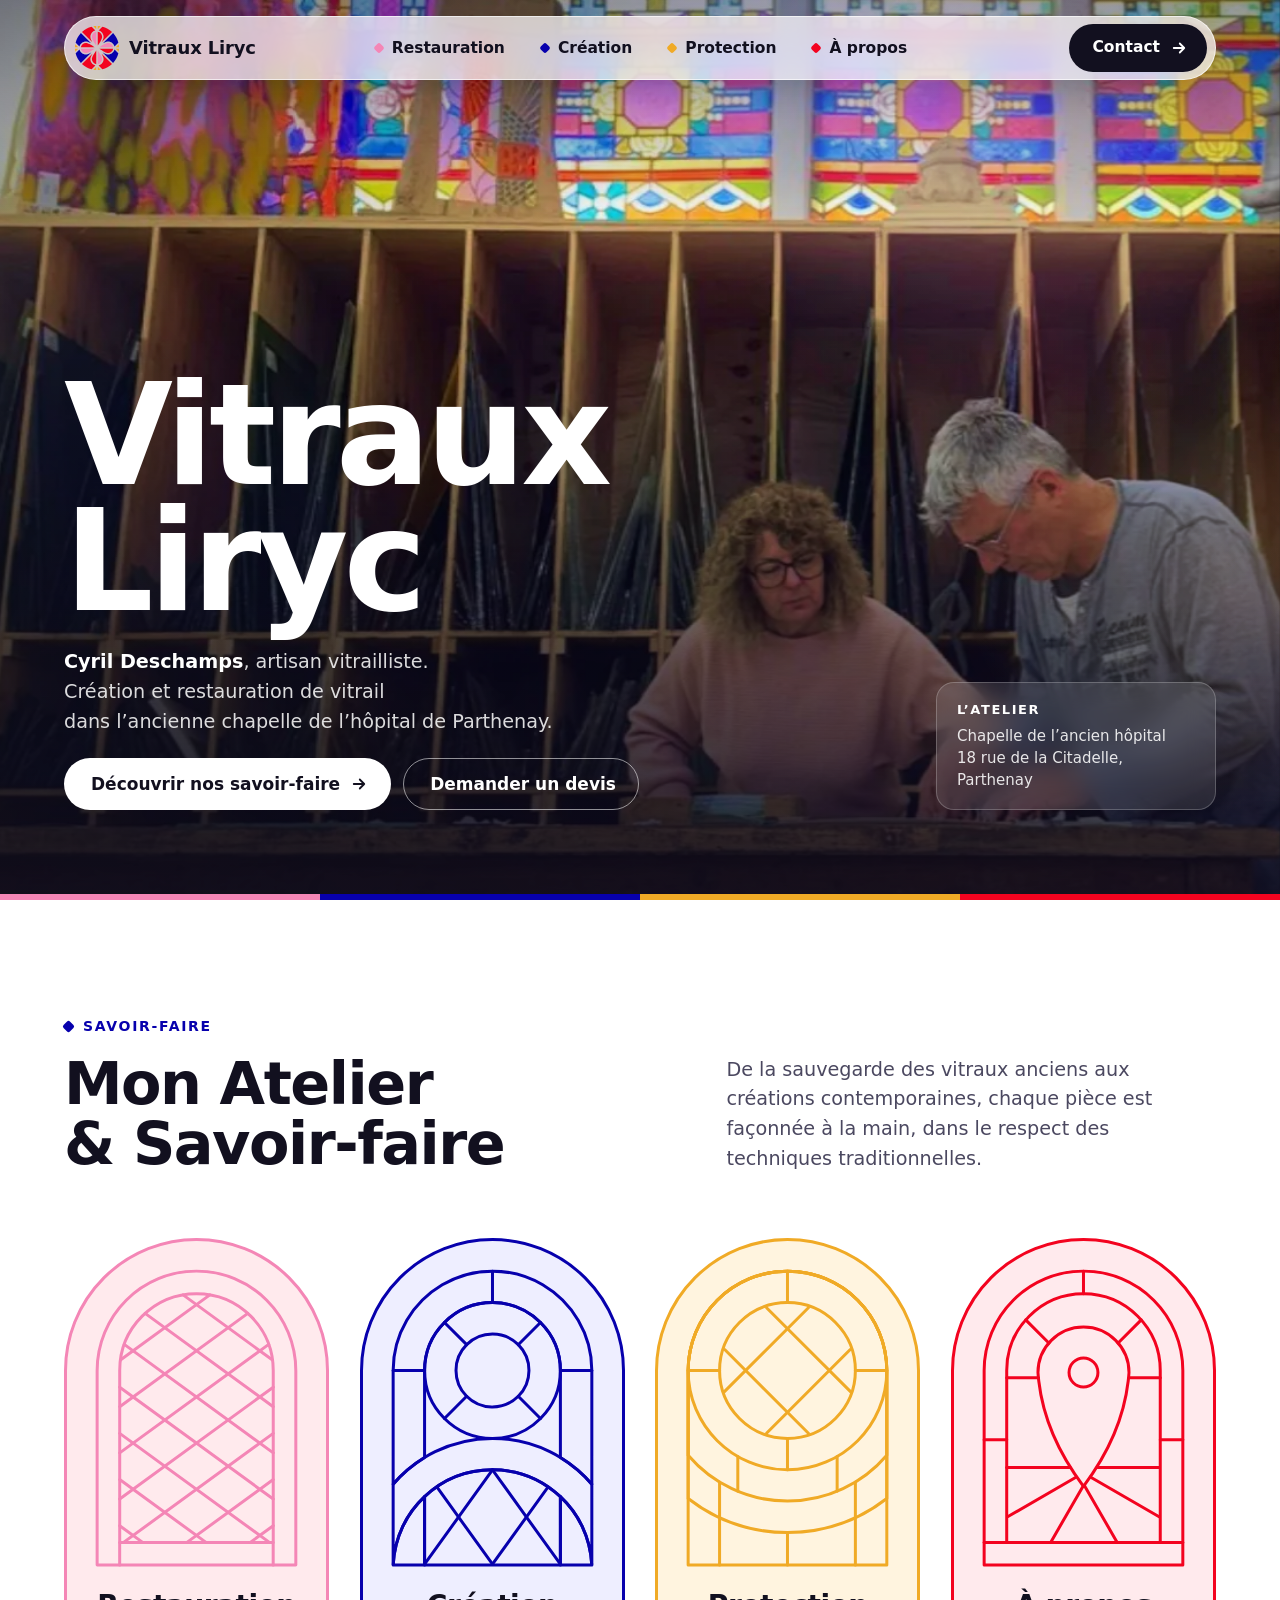
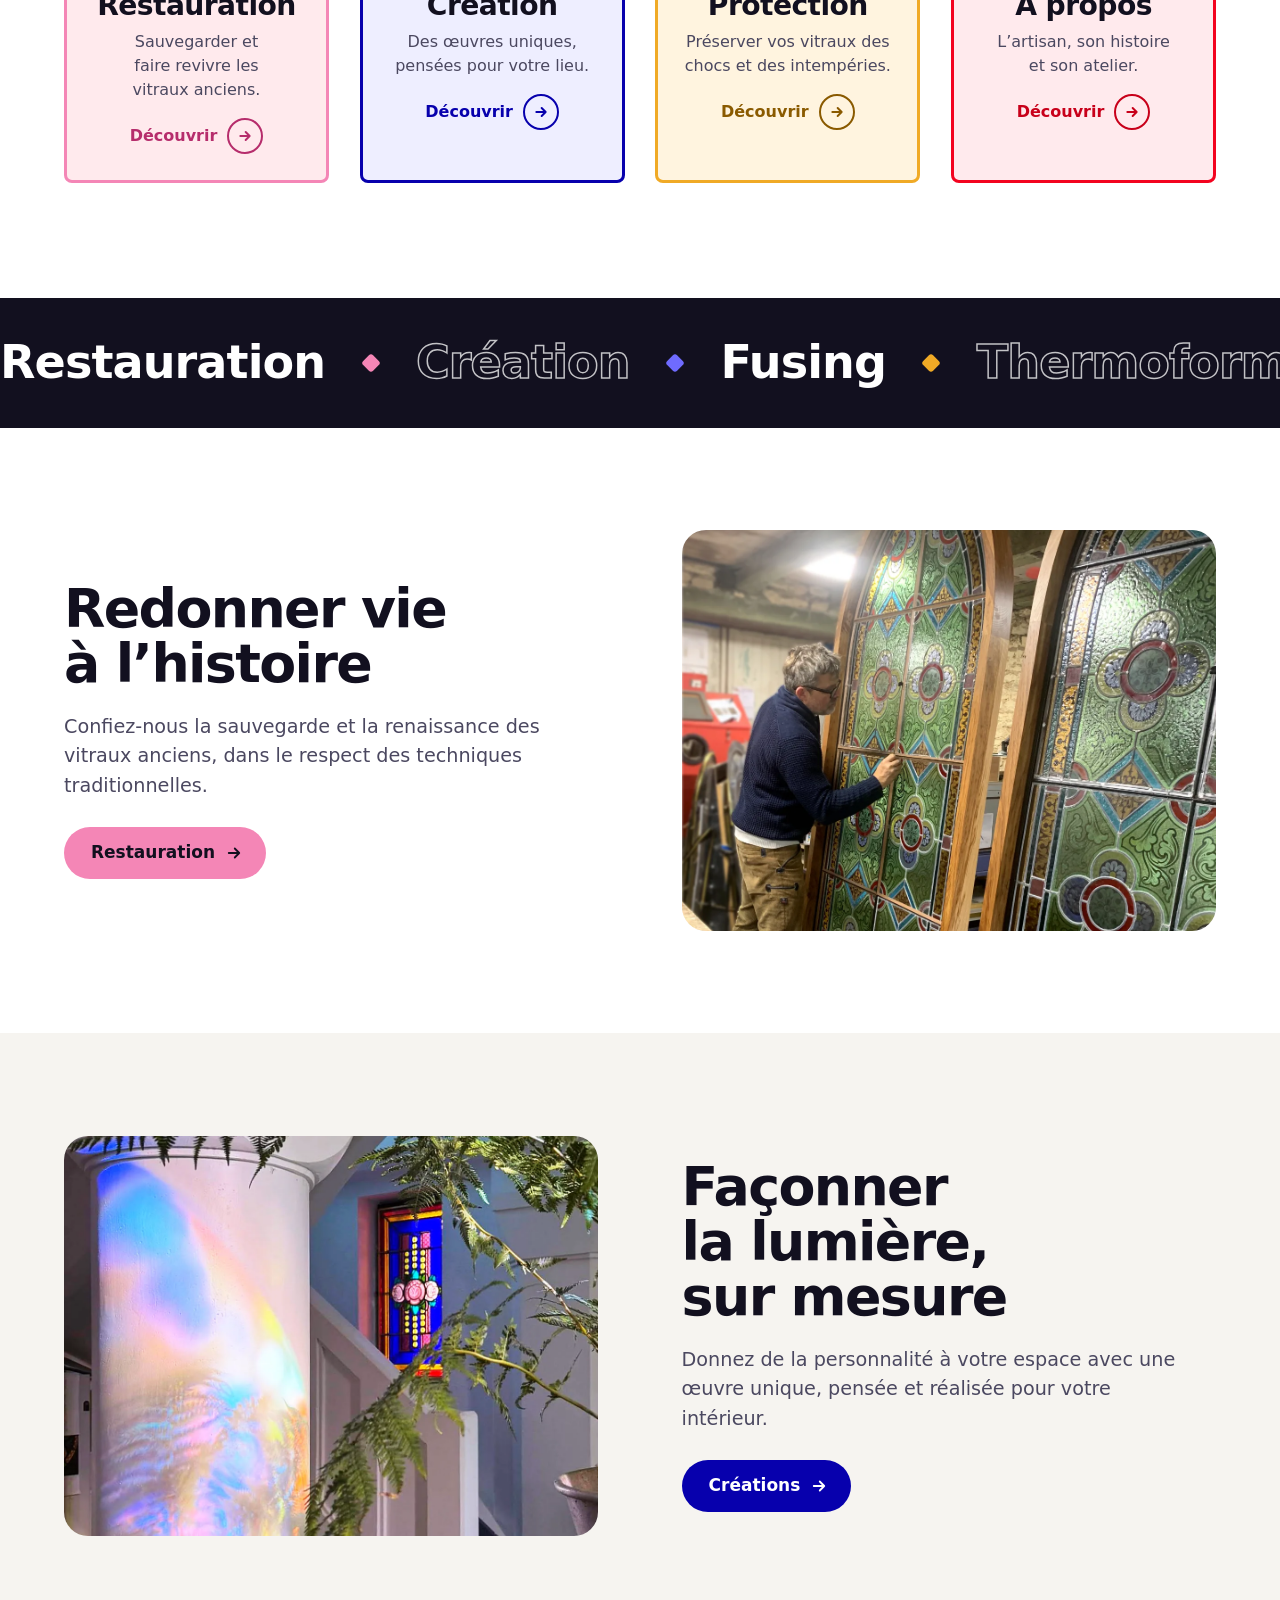
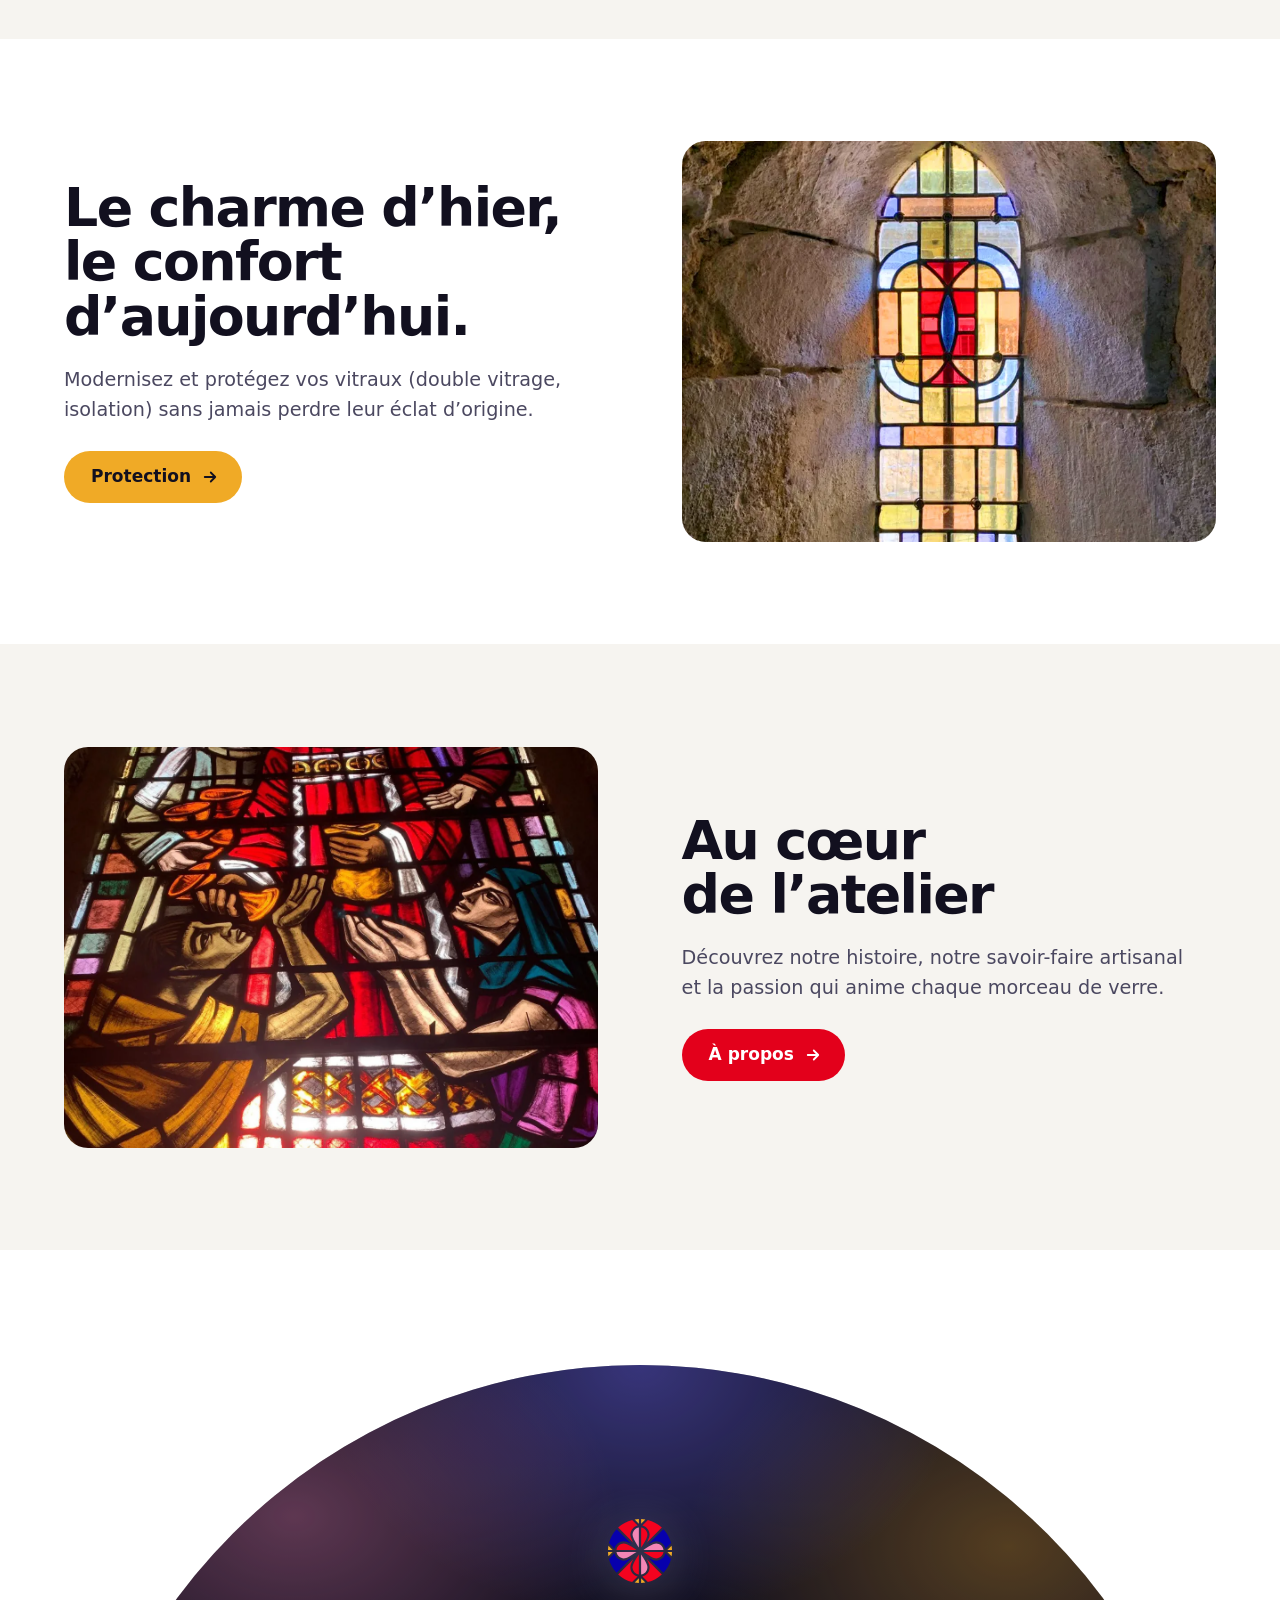
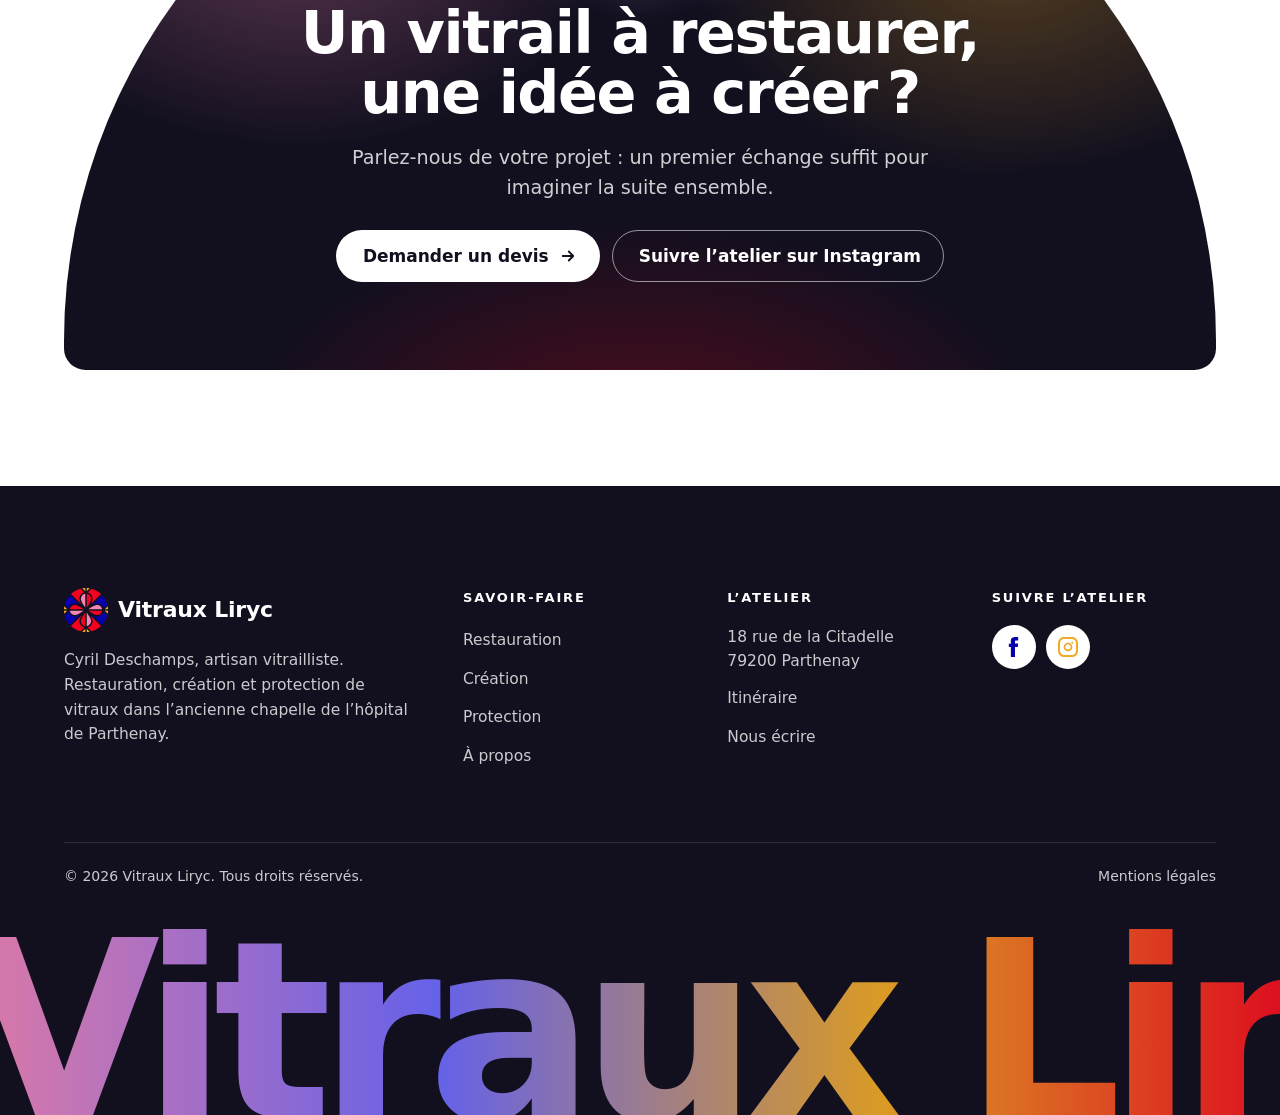
<file: index.html>
<!doctype html>
<html lang="fr">
<head>
  <meta charset="utf-8">
  <meta name="viewport" content="width=device-width, initial-scale=1">
  <title>Vitraux Liryc · Artisan vitrailliste à Parthenay</title>
  <meta name="description" content="Vitraux Liryc, l’atelier de Cyril Deschamps, artisan vitrailliste à Parthenay (Deux-Sèvres) : restauration de vitraux anciens, créations sur mesure et protection des vitraux.">
  <meta name="theme-color" content="#12101f">
  <meta property="og:type" content="website">
  <meta property="og:locale" content="fr_FR">
  <meta property="og:site_name" content="Vitraux Liryc">
  <meta property="og:title" content="Vitraux Liryc · Artisan vitrailliste à Parthenay">
  <meta property="og:description" content="Vitraux Liryc, l’atelier de Cyril Deschamps, artisan vitrailliste à Parthenay (Deux-Sèvres) : restauration de vitraux anciens, créations sur mesure et protection des vitraux.">
  <link rel="icon" href="assets/svg/logo.svg" type="image/svg+xml">
  <link rel="preconnect" href="https://api.fontshare.com" crossorigin>
  <link rel="stylesheet" href="https://api.fontshare.com/v2/css?f[]=satoshi@500,700,900&amp;display=swap">
  <link rel="stylesheet" href="assets/css/style.css">
  <script>document.documentElement.classList.add('js')</script>
  <script src="assets/js/main.js" defer></script>
  <script type="application/ld+json">{"@context": "https://schema.org", "@type": "LocalBusiness", "name": "Vitraux Liryc", "description": "Atelier de vitrail de Cyril Deschamps, artisan vitrailliste à Parthenay : restauration, création et protection de vitraux.", "founder": {"@type": "Person", "name": "Cyril Deschamps", "jobTitle": "Artisan vitrailliste"}, "address": {"@type": "PostalAddress", "streetAddress": "18 rue de la Citadelle", "postalCode": "79200", "addressLocality": "Parthenay", "addressRegion": "Deux-Sèvres", "addressCountry": "FR"}, "areaServed": ["Parthenay", "Deux-Sèvres", "Nouvelle-Aquitaine"], "sameAs": ["https://www.facebook.com/vitrauxLiryc", "https://www.instagram.com/vitraux_liryc/"]}</script>
</head>
<body class="theme-bleu">
<a class="skip-link" href="#contenu">Aller au contenu</a>

<header class="site-header">
  <nav class="nav" aria-label="Navigation principale">
    <a class="brand" href="index.html" aria-current="page"><img src="assets/svg/logo.svg" width="44" height="44" alt="">Vitraux Liryc</a>
    <ul class="nav__links">
        <li><a class="nav-link nav-link--rose" href="restauration.html">Restauration</a></li>
        <li><a class="nav-link nav-link--bleu" href="creation.html">Création</a></li>
        <li><a class="nav-link nav-link--jaune" href="protection.html">Protection</a></li>
        <li><a class="nav-link nav-link--rouge" href="a-propos.html">À propos</a></li>
    </ul>
    <a class="btn btn--ink nav__cta" href="contact.html">Contact<svg viewBox="0 0 24 24" fill="none" stroke="currentColor" stroke-width="2.4" stroke-linecap="round" stroke-linejoin="round" aria-hidden="true"><path d="M5 12h14M13 6l6 6-6 6"/></svg></a>
    <button class="nav-toggle" type="button" aria-expanded="false" aria-controls="menu-mobile" aria-label="Ouvrir le menu"><span></span><span></span><span></span></button>
  </nav>
  <div class="mobile-menu" id="menu-mobile">
    <ul>
      <li><a class="nav-link nav-link--rose" href="restauration.html">Restauration</a></li>
      <li><a class="nav-link nav-link--bleu" href="creation.html">Création</a></li>
      <li><a class="nav-link nav-link--jaune" href="protection.html">Protection</a></li>
      <li><a class="nav-link nav-link--rouge" href="a-propos.html">À propos</a></li>
      <li><a class="nav-link nav-link--ink" href="contact.html">Contact</a></li>
    </ul>
  </div>
</header>

<main id="contenu">
<section class="hero">
  <div class="hero__media"><img src="assets/img/atelier-hero.webp" alt="" fetchpriority="high"></div>
  <div class="hero__shade"></div>
  <div class="hero__light" aria-hidden="true"></div>
  <div class="container hero__inner">
    <div class="hero__content">
      <h1 class="display hero__title">Vitraux Liryc</h1>
      <p class="lead hero__lead"><strong>Cyril Deschamps</strong>, artisan vitrailliste. <br>Création et restauration de vitrail <br>dans l’ancienne chapelle de l’hôpital de Parthenay.
</p>
      <div class="btn-row">
        <a class="btn btn--light" href="#savoir-faire">Découvrir nos savoir-faire<svg viewBox="0 0 24 24" fill="none" stroke="currentColor" stroke-width="2.4" stroke-linecap="round" stroke-linejoin="round" aria-hidden="true"><path d="M5 12h14M13 6l6 6-6 6"/></svg></a>
        <a class="btn btn--ghost" href="contact.html">Demander un devis</a>
      </div>
    </div>
    <div class="hero__aside">
      <strong>L’atelier</strong>
      Chapelle de l’ancien hôpital<br>18 rue de la Citadelle, Parthenay
    </div>
  </div>
  <div class="stripe" aria-hidden="true"><i></i><i></i><i></i><i></i></div>
</section>

<section class="section" id="savoir-faire">
  <div class="container">
    <div class="section-head">
      <div class="section-head__title reveal">
        <p class="eyebrow">Savoir-faire</p>
        <h2 class="h2">Mon Atelier <br> & Savoir-faire</h2>
      </div>
      <p class="lead reveal" style="--d:1">De la sauvegarde des vitraux anciens aux créations contemporaines, chaque pièce est façonnée à la main, dans le respect des techniques traditionnelles.</p>
    </div>
    <ul class="arches__grid">
      <li class="reveal" style="--d:0">
        <a class="arch-card arch-card--rose" href="restauration.html">
<svg class="vitrail-svg" viewBox="-2 -2 100.043 146.043" aria-hidden="true" focusable="false" fill="none" stroke="currentColor" stroke-linecap="round" stroke-linejoin="round">
  <path pathLength="1" style="--i:0" d="M48.023 -0.006C60.757 -0.006 72.971 5.054 81.977 14.060C90.981 23.066 96.041 35.282 96.041 48.018C96.041 89.239 96.041 142.049 96.041 142.049L0.002 142.049L0.002 48.018C0.002 35.282 5.060 23.066 14.066 14.060C23.071 5.054 35.284 -0.006 48.020 -0.006L48.023 -0.006Z"/>
  <path pathLength="1" style="--i:1" d="M48.022 10.906C68.517 10.906 85.132 27.522 85.132 48.018C85.132 83.339 85.132 131.137 85.132 131.137L10.911 131.137L10.911 48.018C10.911 27.522 27.525 10.906 48.020 10.906L48.022 10.906Z"/>
  <path pathLength="1" style="--i:2" d="M10.891 131.134L10.891 142.044"/>
  <path pathLength="1" style="--i:3" d="M85.104 131.134L85.104 142.044"/>
  <path pathLength="1" style="--i:4" d="M74.049 131.134L85.132 123.066"/>
  <path pathLength="1" style="--i:5" d="M21.994 131.134L10.911 123.066"/>
  <path pathLength="1" style="--i:6" d="M43.410 131.135L85.134 100.750"/>
  <path pathLength="1" style="--i:7" d="M52.633 131.135L10.909 100.750"/>
  <path pathLength="1" style="--i:8" d="M12.776 131.136L85.130 78.434"/>
  <path pathLength="1" style="--i:9" d="M83.267 131.136L10.913 78.434"/>
  <path pathLength="1" style="--i:10" d="M10.911 110.171L85.132 56.104"/>
  <path pathLength="1" style="--i:11" d="M85.132 110.171L10.911 56.104"/>
  <path pathLength="1" style="--i:12" d="M10.913 87.854L82.931 35.397"/>
  <path pathLength="1" style="--i:13" d="M85.130 87.854L13.112 35.397"/>
  <path pathLength="1" style="--i:14" d="M10.912 65.541L72.838 20.424"/>
  <path pathLength="1" style="--i:15" d="M85.131 65.541L23.205 20.424"/>
  <path pathLength="1" style="--i:16" d="M11.256 42.967L54.495 11.478"/>
  <path pathLength="1" style="--i:17" d="M84.787 42.967L41.548 11.478"/>
</svg>
          <div class="arch-card__body">
            <h3 class="arch-card__title">Restauration</h3>
            <p class="arch-card__text">Sauvegarder et faire revivre les vitraux anciens.</p>
            <span class="link-arrow">Découvrir <span class="dot-arrow"><svg viewBox="0 0 24 24" fill="none" stroke="currentColor" stroke-width="2.4" stroke-linecap="round" stroke-linejoin="round" aria-hidden="true"><path d="M5 12h14M13 6l6 6-6 6"/></svg></span></span>
          </div>
        </a>
      </li>
      <li class="reveal" style="--d:1">
        <a class="arch-card arch-card--bleu" href="creation.html">
<svg class="vitrail-svg" viewBox="-2 -2 100.043 146.043" aria-hidden="true" focusable="false" fill="none" stroke="currentColor" stroke-linecap="round" stroke-linejoin="round">
  <path pathLength="1" style="--i:0" d="M15.197 48.026C15.197 29.909 29.906 15.202 48.022 15.202C66.138 15.202 80.846 29.909 80.846 48.026C80.846 66.142 66.138 80.851 48.022 80.851C29.906 80.851 15.197 66.142 15.197 48.026ZM15.197 109.027C23.786 100.976 35.332 96.044 48.022 96.044C60.712 96.044 72.258 100.976 80.846 109.027L80.846 142.040L15.197 142.040L15.197 109.027ZM15.197 109.027C23.786 100.976 35.332 96.044 48.022 96.044C60.712 96.044 72.258 100.976 80.846 109.027L80.846 142.040L15.197 142.040L15.197 109.027ZM15.197 109.027C23.786 100.976 35.332 96.044 48.022 96.044C60.712 96.044 72.258 100.976 80.846 109.027L80.846 142.040L15.197 142.040L15.197 109.027ZM15.197 109.027C23.786 100.976 35.332 96.044 48.022 96.044C60.712 96.044 72.258 100.976 80.846 109.027L80.846 142.040L15.197 142.040L15.197 109.027ZM80.846 109.027L80.846 142.040L15.197 142.040L15.197 109.027C23.786 100.976 35.332 96.044 48.022 96.044C60.712 96.044 72.258 100.976 80.846 109.027Z"/>
  <path pathLength="1" style="--i:1" d="M15.194 142.042L0.000 142.042L0.059 141.671C0.691 128.818 6.388 117.287 15.194 109.034L15.194 142.042Z"/>
  <path pathLength="1" style="--i:2" d="M95.984 141.671L96.043 142.042L80.849 142.042L80.849 109.034C89.656 117.287 95.352 128.818 95.984 141.671Z"/>
  <path pathLength="1" style="--i:3" d="M96.042 102.971L96.042 141.676L95.983 141.676C95.351 128.820 89.654 117.286 80.847 109.031C72.258 100.978 60.712 96.045 48.021 96.045C35.332 96.045 23.784 100.978 15.195 109.031C6.389 117.286 0.693 128.820 0.061 141.676L0.002 141.676L0.002 102.971C4.343 97.905 9.470 93.532 15.195 90.043C16.853 89.032 18.561 88.096 20.315 87.238C28.683 83.147 38.086 80.849 48.021 80.849C57.957 80.849 67.359 83.147 75.728 87.238C77.481 88.096 79.189 89.032 80.847 90.043C86.572 93.532 91.701 97.905 96.042 102.971Z"/>
  <path pathLength="1" style="--i:4" d="M48.019 -0.003L48.021 -0.003C56.626 -0.003 64.993 2.307 72.292 6.582C79.370 10.740 85.290 16.659 89.449 23.735C93.729 31.038 96.042 39.411 96.042 48.020L96.042 102.970C91.701 97.904 86.572 93.531 80.847 90.042L80.847 48.020C80.847 29.901 66.139 15.191 48.021 15.191C29.904 15.191 15.195 29.901 15.195 48.020L15.195 90.042C9.470 93.531 4.343 97.904 0.002 102.970L0.002 48.020C0.002 39.411 2.314 31.038 6.594 23.735C10.753 16.659 16.673 10.740 23.750 6.582C31.049 2.307 39.415 -0.003 48.019 -0.003Z"/>
  <path pathLength="1" style="--i:5" d="M48.022 65.651C57.760 65.651 65.654 57.756 65.654 48.018C65.654 38.279 57.760 30.384 48.022 30.384C38.283 30.384 30.389 38.279 30.389 48.018C30.389 57.756 38.283 65.651 48.022 65.651Z"/>
  <path pathLength="1" style="--i:6" d="M71.205 71.207L60.479 60.481"/>
  <path pathLength="1" style="--i:7" d="M15.194 48.011L0.010 48.011"/>
  <path pathLength="1" style="--i:8" d="M71.216 24.815L60.478 35.553"/>
  <path pathLength="1" style="--i:9" d="M48.022 0.000L48.022 15.198"/>
  <path pathLength="1" style="--i:10" d="M35.539 35.537L24.805 24.803"/>
  <path pathLength="1" style="--i:11" d="M96.043 48.011L80.859 48.011"/>
  <path pathLength="1" style="--i:12" d="M35.538 60.498L24.816 71.219"/>
  <path pathLength="1" style="--i:13" d="M48.021 96.049L15.204 141.675"/>
  <path pathLength="1" style="--i:14" d="M48.022 96.049L80.839 141.675"/>
  <path pathLength="1" style="--i:15" d="M48.022 141.675L74.740 104.515"/>
  <path pathLength="1" style="--i:16" d="M48.021 141.675L21.303 104.515"/>
</svg>
          <div class="arch-card__body">
            <h3 class="arch-card__title">Création</h3>
            <p class="arch-card__text">Des œuvres uniques, pensées pour votre lieu.</p>
            <span class="link-arrow">Découvrir <span class="dot-arrow"><svg viewBox="0 0 24 24" fill="none" stroke="currentColor" stroke-width="2.4" stroke-linecap="round" stroke-linejoin="round" aria-hidden="true"><path d="M5 12h14M13 6l6 6-6 6"/></svg></span></span>
          </div>
        </a>
      </li>
      <li class="reveal" style="--d:2">
        <a class="arch-card arch-card--jaune" href="protection.html">
<svg class="vitrail-svg" viewBox="-2 -2 100.044 146.044" aria-hidden="true" focusable="false" fill="none" stroke="currentColor" stroke-linecap="round" stroke-linejoin="round">
  <path pathLength="1" style="--i:0" d="M96.043 48.019L96.043 142.049L0.002 142.049L0.002 48.019C0.002 35.282 5.061 23.067 14.066 14.061C23.071 5.054 35.285 -0.006 48.021 -0.006L48.024 -0.006C60.758 -0.006 72.972 5.054 81.978 14.061C90.983 23.067 96.043 35.282 96.043 48.019Z"/>
  <path pathLength="1" style="--i:1" d="M48.022 96.034C74.543 96.034 96.043 74.537 96.043 48.018C96.043 21.499 74.543 0.002 48.022 0.002C21.501 0.002 0.002 21.499 0.002 48.018C0.002 74.537 21.501 96.034 48.022 96.034Z"/>
  <path pathLength="1" style="--i:2" d="M48.022 80.848C66.151 80.848 80.847 66.153 80.847 48.025C80.847 29.897 66.151 15.202 48.022 15.202C29.893 15.202 15.197 29.897 15.197 48.025C15.197 66.153 29.893 80.848 48.022 80.848Z"/>
  <path pathLength="1" style="--i:3" d="M0.002 88.983L0.002 48.018C0.002 35.284 5.060 23.070 14.067 14.065C23.072 5.058 35.286 -0.001 48.020 -0.001L48.023 -0.001C60.759 -0.001 72.973 5.058 81.978 14.065C90.983 23.070 96.043 35.284 96.043 48.018L96.043 88.983C84.460 102.546 67.237 111.150 48.022 111.150C28.806 111.150 11.585 102.546 0.002 88.983Z"/>
  <path pathLength="1" style="--i:4" d="M0.002 109.888L0.002 48.021C0.002 35.283 5.061 23.069 14.066 14.062C23.072 5.056 35.285 -0.003 48.021 -0.003C60.758 -0.003 72.972 5.056 81.977 14.062C90.983 23.069 96.043 35.283 96.043 48.021L96.043 109.888C82.776 120.204 66.111 126.351 48.021 126.351C29.932 126.351 13.267 120.204 0.002 109.888Z"/>
  <path pathLength="1" style="--i:5" d="M58.137 17.669L17.671 58.140"/>
  <path pathLength="1" style="--i:6" d="M78.364 37.910L37.898 78.367"/>
  <path pathLength="1" style="--i:7" d="M78.373 58.140L37.908 17.669"/>
  <path pathLength="1" style="--i:8" d="M58.137 78.367L17.671 37.910"/>
  <path pathLength="1" style="--i:9" d="M48.022 80.852L48.022 96.050"/>
  <path pathLength="1" style="--i:10" d="M80.850 48.025L96.044 48.025"/>
  <path pathLength="1" style="--i:11" d="M48.022 0.000L48.022 15.198"/>
  <path pathLength="1" style="--i:12" d="M0.000 48.025L15.194 48.025"/>
  <path pathLength="1" style="--i:13" d="M48.022 126.845L48.022 142.044"/>
  <path pathLength="1" style="--i:14" d="M72.033 89.616L72.033 106.419"/>
  <path pathLength="1" style="--i:15" d="M24.011 89.616L24.011 106.419"/>
  <path pathLength="1" style="--i:16" d="M15.194 101.945L15.194 142.044"/>
  <path pathLength="1" style="--i:17" d="M80.850 101.945L80.850 142.044"/>
</svg>
          <div class="arch-card__body">
            <h3 class="arch-card__title">Protection</h3>
            <p class="arch-card__text">Préserver vos vitraux des chocs et des intempéries.</p>
            <span class="link-arrow">Découvrir <span class="dot-arrow"><svg viewBox="0 0 24 24" fill="none" stroke="currentColor" stroke-width="2.4" stroke-linecap="round" stroke-linejoin="round" aria-hidden="true"><path d="M5 12h14M13 6l6 6-6 6"/></svg></span></span>
          </div>
        </a>
      </li>
      <li class="reveal" style="--d:3">
        <a class="arch-card arch-card--rouge" href="a-propos.html">
<svg class="vitrail-svg" viewBox="-2 -2 100.043 146.043" aria-hidden="true" focusable="false" fill="none" stroke="currentColor" stroke-linecap="round" stroke-linejoin="round">
  <path pathLength="1" style="--i:0" d="M48.023 -0.006C60.757 -0.006 72.971 5.054 81.977 14.060C90.981 23.066 96.041 35.282 96.041 48.018C96.041 89.239 96.041 142.049 96.041 142.049L0.002 142.049L0.002 48.018C0.002 35.282 5.060 23.066 14.066 14.060C23.071 5.054 35.284 -0.006 48.020 -0.006L48.023 -0.006Z"/>
  <path pathLength="1" style="--i:1" d="M48.022 10.906C68.517 10.906 85.132 27.522 85.132 48.018C85.132 83.339 85.132 131.137 85.132 131.137L10.911 131.137L10.911 48.018C10.911 27.522 27.525 10.906 48.020 10.906L48.022 10.906Z"/>
  <path pathLength="1" style="--i:2" d="M26.018 49.002C26.018 36.860 35.877 27.001 48.022 27.001C60.166 27.001 70.025 36.860 70.025 49.002C69.928 50.373 69.800 51.746 69.639 53.120C67.696 69.805 61.044 86.737 48.022 104.005C34.999 86.737 28.347 69.805 26.403 53.120C26.243 51.746 26.115 50.373 26.018 49.002Z"/>
  <path pathLength="1" style="--i:3" d="M48.021 10.909L48.021 -0.000"/>
  <path pathLength="1" style="--i:4" d="M85.132 81.504L96.043 81.504"/>
  <path pathLength="1" style="--i:5" d="M-0.000 81.504L10.911 81.504"/>
  <path pathLength="1" style="--i:6" d="M85.132 131.134L96.043 131.134"/>
  <path pathLength="1" style="--i:7" d="M10.911 131.134L-0.000 131.134"/>
  <path pathLength="1" style="--i:8" d="M41.597 94.956L10.910 94.956"/>
  <path pathLength="1" style="--i:9" d="M26.229 51.505L10.911 51.505"/>
  <path pathLength="1" style="--i:10" d="M31.271 34.745L20.103 23.578"/>
  <path pathLength="1" style="--i:11" d="M64.772 34.745L75.940 23.578"/>
  <path pathLength="1" style="--i:12" d="M85.133 51.505L70.025 51.505"/>
  <path pathLength="1" style="--i:13" d="M84.604 94.956L54.918 94.956"/>
  <path pathLength="1" style="--i:14" d="M47.880 103.891L32.152 131.133"/>
  <path pathLength="1" style="--i:15" d="M48.589 103.889L64.319 131.135"/>
  <path pathLength="1" style="--i:16" d="M44.582 99.541L11.334 118.737"/>
  <path pathLength="1" style="--i:17" d="M51.334 99.543L84.576 118.735"/>
  <path pathLength="1" style="--i:18" d="M48.026 55.993C51.885 55.993 55.013 52.864 55.013 49.005C55.013 45.145 51.885 42.017 48.026 42.017C44.168 42.017 41.040 45.145 41.040 49.005C41.040 52.864 44.168 55.993 48.026 55.993Z"/>
</svg>
          <div class="arch-card__body">
            <h3 class="arch-card__title">À propos</h3>
            <p class="arch-card__text">L’artisan, son histoire et son atelier.</p>
            <span class="link-arrow">Découvrir <span class="dot-arrow"><svg viewBox="0 0 24 24" fill="none" stroke="currentColor" stroke-width="2.4" stroke-linecap="round" stroke-linejoin="round" aria-hidden="true"><path d="M5 12h14M13 6l6 6-6 6"/></svg></span></span>
          </div>
        </a>
      </li>
    </ul>
  </div>
</section>

<div class="marquee" aria-hidden="true"><div class="marquee__track"><div class="marquee__group"><span class="marquee__item">Restauration</span><span class="marquee__gem" style="background: var(--rose)"></span><span class="marquee__item marquee__item--outline">Création</span><span class="marquee__gem" style="background: var(--bleu-light)"></span><span class="marquee__item">Fusing</span><span class="marquee__gem" style="background: var(--jaune)"></span><span class="marquee__item marquee__item--outline">Thermoformage</span><span class="marquee__gem" style="background: var(--rouge)"></span><span class="marquee__item">Verrières de protection</span><span class="marquee__gem" style="background: var(--rose)"></span><span class="marquee__item marquee__item--outline">Double vitrage</span><span class="marquee__gem" style="background: var(--bleu-light)"></span><span class="marquee__item">Peinture sur verre</span><span class="marquee__gem" style="background: var(--jaune)"></span><span class="marquee__item marquee__item--outline">Protection</span><span class="marquee__gem" style="background: var(--rouge)"></span></div><div class="marquee__group"><span class="marquee__item">Restauration</span><span class="marquee__gem" style="background: var(--rose)"></span><span class="marquee__item marquee__item--outline">Création</span><span class="marquee__gem" style="background: var(--bleu-light)"></span><span class="marquee__item">Fusing</span><span class="marquee__gem" style="background: var(--jaune)"></span><span class="marquee__item marquee__item--outline">Thermoformage</span><span class="marquee__gem" style="background: var(--rouge)"></span><span class="marquee__item">Verrières de protection</span><span class="marquee__gem" style="background: var(--rose)"></span><span class="marquee__item marquee__item--outline">Double vitrage</span><span class="marquee__gem" style="background: var(--bleu-light)"></span><span class="marquee__item">Peinture sur verre</span><span class="marquee__gem" style="background: var(--jaune)"></span><span class="marquee__item marquee__item--outline">Protection</span><span class="marquee__gem" style="background: var(--rouge)"></span></div></div></div>

<section class="feature">
  <div class="container feature__inner">
    <div class="feature__text reveal">
      <h2 class="feature__title">Redonner vie à l’histoire</h2>
      <p class="lead feature__lead">Confiez-nous la sauvegarde et la renaissance des vitraux anciens, dans le respect des techniques traditionnelles.</p>
      <a class="btn btn--rose" href="restauration.html">Restauration<svg viewBox="0 0 24 24" fill="none" stroke="currentColor" stroke-width="2.4" stroke-linecap="round" stroke-linejoin="round" aria-hidden="true"><path d="M5 12h14M13 6l6 6-6 6"/></svg></a>
    </div>
    <figure class="feature__media reveal" style="--d:1">
      <img src="assets/img/restauration.webp" alt="Cyril Deschamps restaurant un grand vitrail à l’atelier" style="object-position: 100% 50%" loading="lazy">
    </figure>
  </div>
</section>
<section class="feature feature--pierre">
  <div class="container feature__inner feature__inner--rev">
    <div class="feature__text reveal">
      <h2 class="feature__title"><span>Façonner la lumière,</span><span>sur mesure</span></h2>
      <p class="lead feature__lead">Donnez de la personnalité à votre espace avec une œuvre unique, pensée et réalisée pour votre intérieur.</p>
      <a class="btn btn--bleu" href="creation.html">Créations<svg viewBox="0 0 24 24" fill="none" stroke="currentColor" stroke-width="2.4" stroke-linecap="round" stroke-linejoin="round" aria-hidden="true"><path d="M5 12h14M13 6l6 6-6 6"/></svg></a>
    </div>
    <figure class="feature__media reveal" style="--d:1">
      <img src="assets/img/creation-lumiere.webp" alt="Reflets colorés d’un vitrail projetés sur une colonne de la chapelle" style="object-position: center center" loading="lazy">
    </figure>
  </div>
</section>
<section class="feature">
  <div class="container feature__inner">
    <div class="feature__text reveal">
      <h2 class="feature__title"><span>Le charme d’hier,</span><span>le confort d’aujourd’hui.</span></h2>
      <p class="lead feature__lead">Modernisez et protégez vos vitraux (double vitrage, isolation) sans jamais perdre leur éclat d’origine.</p>
      <a class="btn btn--jaune" href="protection.html">Protection<svg viewBox="0 0 24 24" fill="none" stroke="currentColor" stroke-width="2.4" stroke-linecap="round" stroke-linejoin="round" aria-hidden="true"><path d="M5 12h14M13 6l6 6-6 6"/></svg></a>
    </div>
    <figure class="feature__media reveal" style="--d:1">
      <img src="assets/img/renovation.webp" alt="Vitrail ancien aux motifs géométriques dans une fenêtre en pierre" style="object-position: 50% 35%" loading="lazy">
    </figure>
  </div>
</section>
<section class="feature feature--pierre">
  <div class="container feature__inner feature__inner--rev">
    <div class="feature__text reveal">
      <h2 class="feature__title">Au cœur de l’atelier</h2>
      <p class="lead feature__lead">Découvrez notre histoire, notre savoir-faire artisanal et la passion qui anime chaque morceau de verre.</p>
      <a class="btn btn--rouge" href="a-propos.html">À propos<svg viewBox="0 0 24 24" fill="none" stroke="currentColor" stroke-width="2.4" stroke-linecap="round" stroke-linejoin="round" aria-hidden="true"><path d="M5 12h14M13 6l6 6-6 6"/></svg></a>
    </div>
    <figure class="feature__media reveal" style="--d:1">
      <img src="assets/img/atelier.webp" alt="Détail d’un vitrail peint aux couleurs vives" style="object-position: 50% 20%" loading="lazy">
    </figure>
  </div>
</section>

<section class="cta">
  <div class="container">
    <div class="cta__box reveal">
      <img class="cta__logo" src="assets/svg/logo.svg" width="64" height="64" alt="">
      <h2 class="h2 text-balance">Un vitrail à restaurer, une idée à créer ?</h2>
      <p class="lead">Parlez-nous de votre projet : un premier échange suffit pour imaginer la suite ensemble.</p>
      <div class="btn-row">
        <a class="btn btn--light" href="contact.html">Demander un devis<svg viewBox="0 0 24 24" fill="none" stroke="currentColor" stroke-width="2.4" stroke-linecap="round" stroke-linejoin="round" aria-hidden="true"><path d="M5 12h14M13 6l6 6-6 6"/></svg></a>
        <a class="btn btn--ghost" href="https://www.instagram.com/vitraux_liryc/">Suivre l’atelier sur Instagram</a>
      </div>
    </div>
  </div>
</section>
</main>

<footer class="site-footer">
  <div class="container site-footer__inner">
    <div class="footer-grid">
      <div class="footer-brand">
        <a class="brand" href="index.html"><img src="assets/svg/logo.svg" width="44" height="44" alt="">Vitraux Liryc</a>
        <p>Cyril Deschamps, artisan vitrailliste. Restauration, création et protection de vitraux dans l’ancienne chapelle de l’hôpital de Parthenay.</p>
      </div>
      <nav class="footer-col" aria-label="Pied de page">
        <h2>Savoir-faire</h2>
        <ul>
          <li><a href="restauration.html">Restauration</a></li>
          <li><a href="creation.html">Création</a></li>
          <li><a href="protection.html">Protection</a></li>
          <li><a href="a-propos.html">À propos</a></li>
        </ul>
      </nav>
      <div class="footer-col">
        <h2>L’atelier</h2>
        <address>18 rue de la Citadelle<br>79200 Parthenay</address>
        <ul style="margin-top:10px">
          <li><a href="https://www.google.com/maps/search/?api=1&query=18+rue+de+la+Citadelle+79200+Parthenay" target="_blank" rel="noopener">Itinéraire</a></li>
          <li><a href="contact.html">Nous écrire</a></li>
        </ul>
      </div>
      <div class="footer-col">
        <h2>Suivre l’atelier</h2>
        <div class="socials">
          <a href="https://www.facebook.com/vitrauxLiryc" target="_blank" rel="noopener" aria-label="Facebook (nouvel onglet)"><img src="assets/svg/facebook.svg" width="21" height="20" alt=""></a>
          <a href="https://www.instagram.com/vitraux_liryc/" target="_blank" rel="noopener" aria-label="Instagram (nouvel onglet)"><img src="assets/svg/instagram.svg" width="20" height="20" alt=""></a>
          <!-- À COMPLÉTER : liens YouTube et LinkedIn (icônes déjà prêtes)
          <a href="https://www.youtube.com/…" target="_blank" rel="noopener" aria-label="YouTube"><img src="assets/svg/youtube.svg" width="20" height="14" alt=""></a>
          <a href="https://www.linkedin.com/…" target="_blank" rel="noopener" aria-label="LinkedIn"><img src="assets/svg/linkedin.svg" width="20" height="19" alt=""></a>
          -->
        </div>
      </div>
    </div>
    <div class="footer-bottom">
      <p>© <span data-year>2026</span> Vitraux Liryc. Tous droits réservés.</p>
      <a href="mentions-legales.html">Mentions légales</a>
    </div>
  </div>
  <span class="wordmark" aria-hidden="true">Vitraux Liryc</span>
</footer>
</body>
</html>
</file>
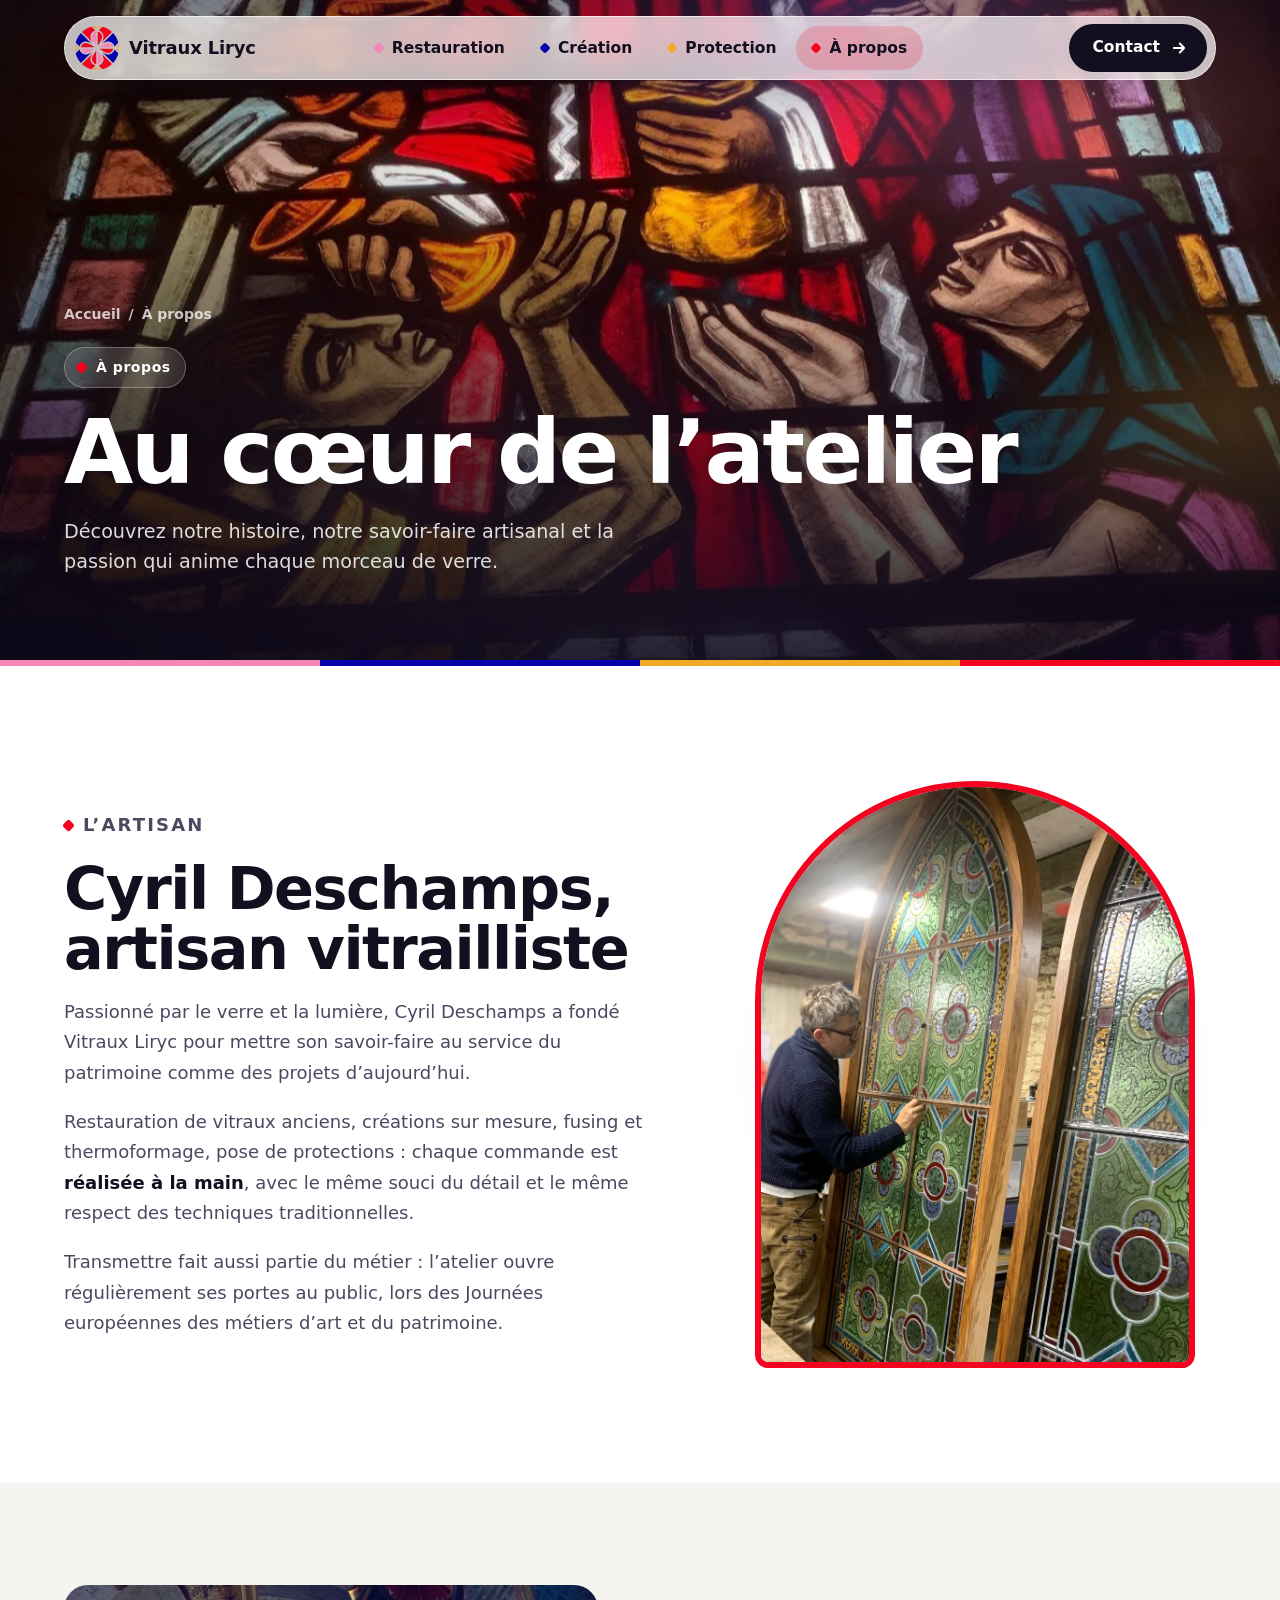
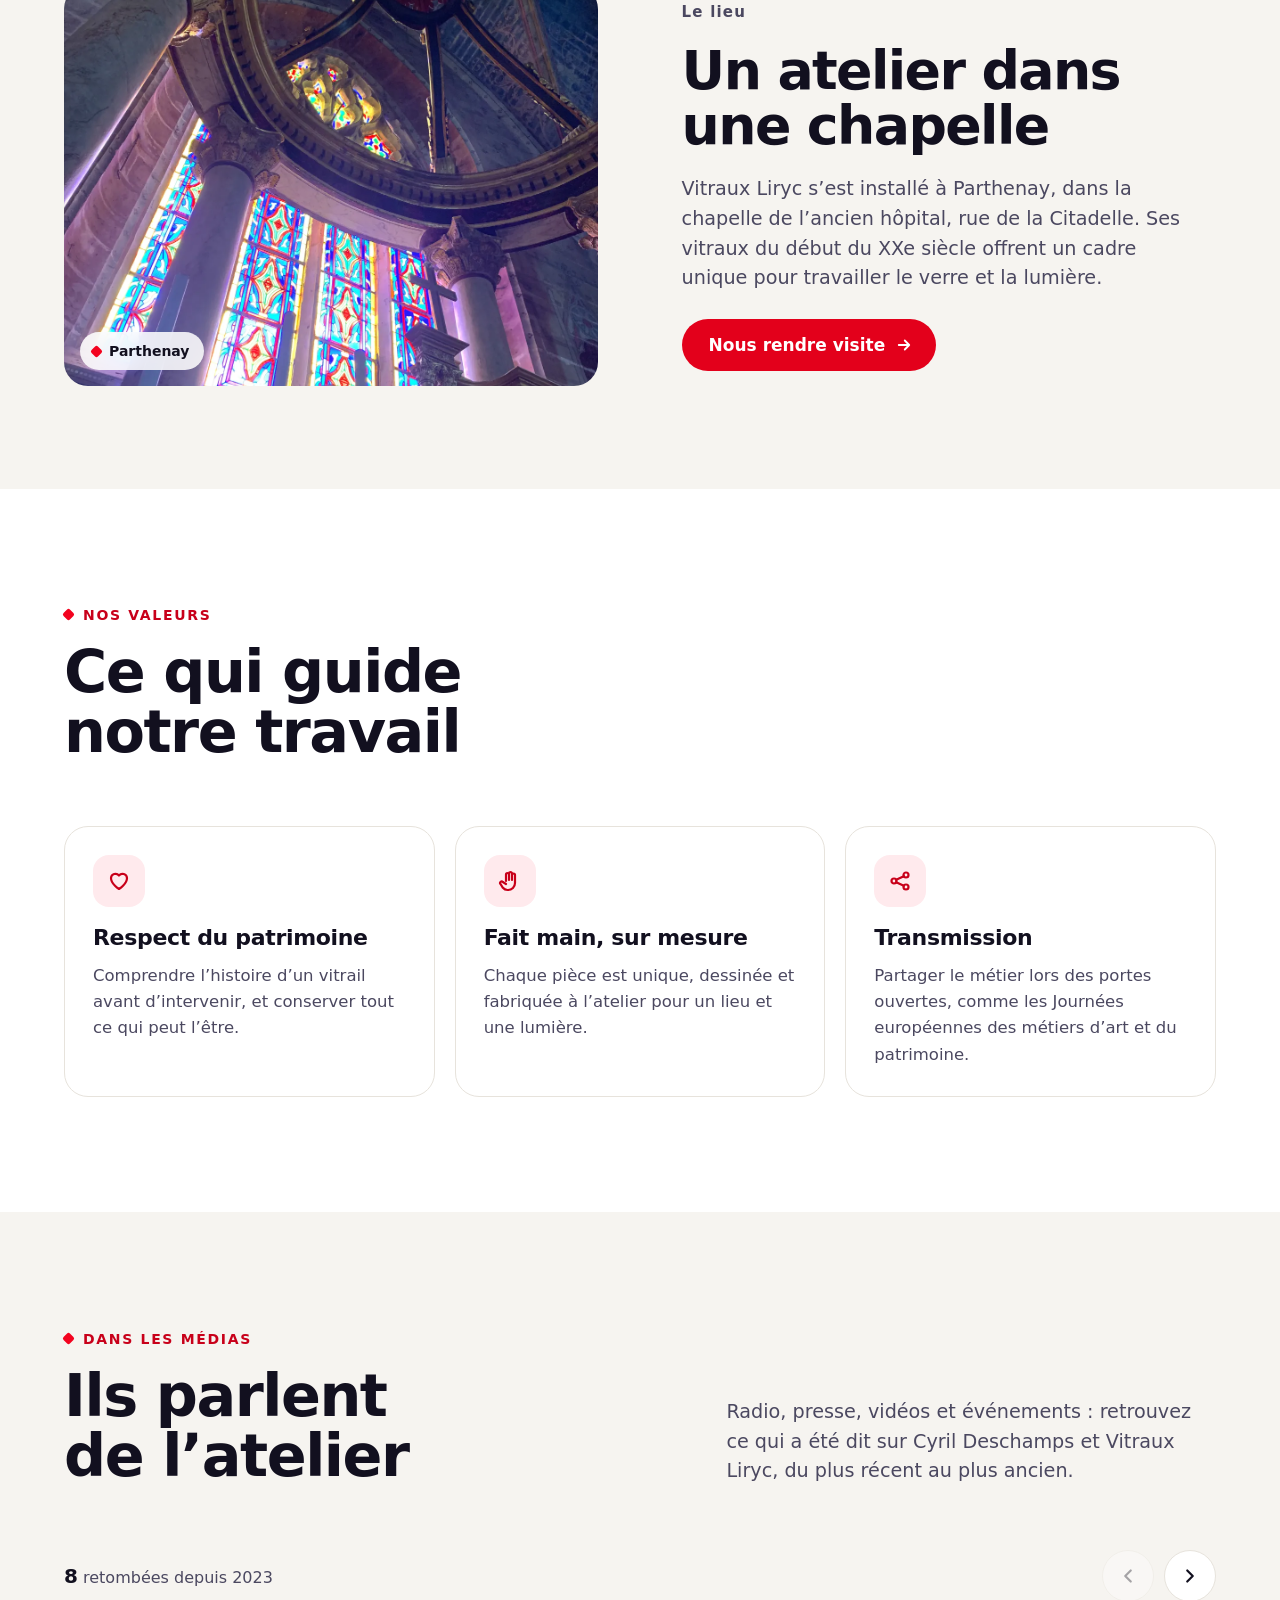
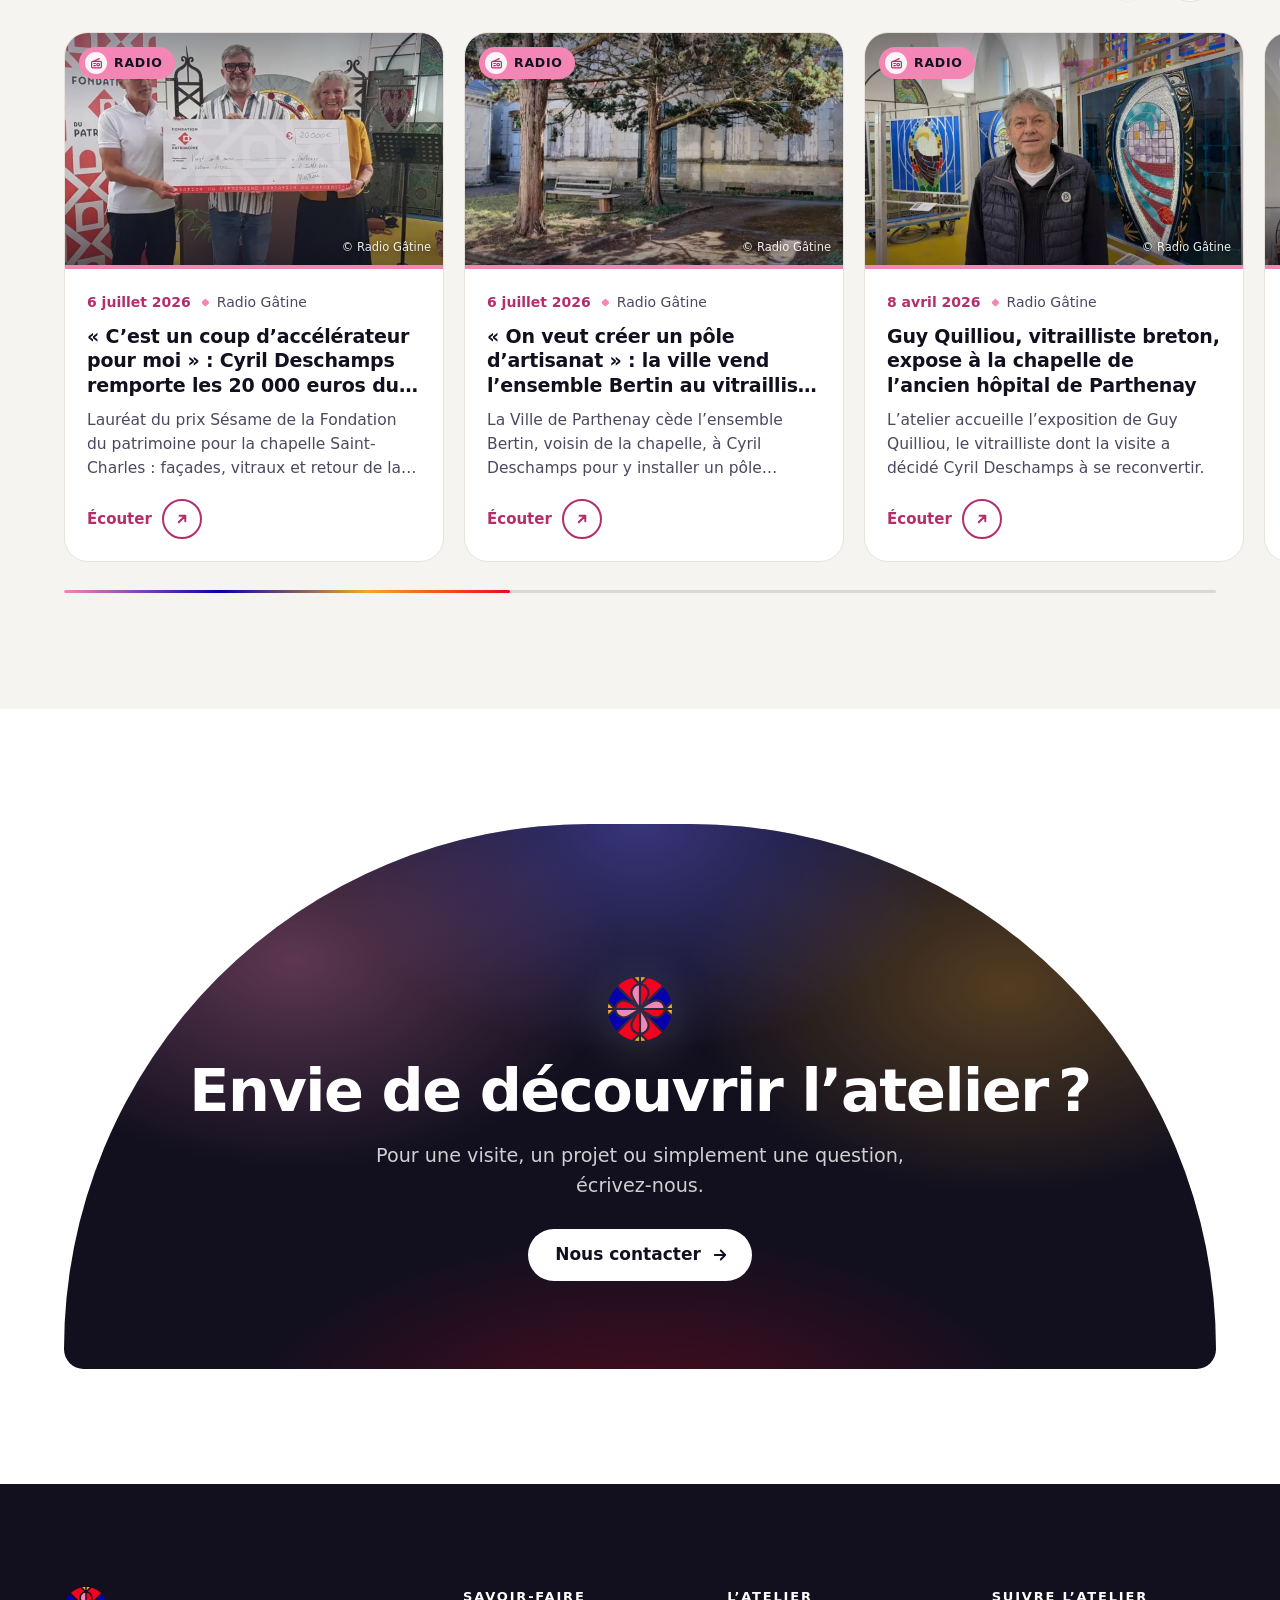
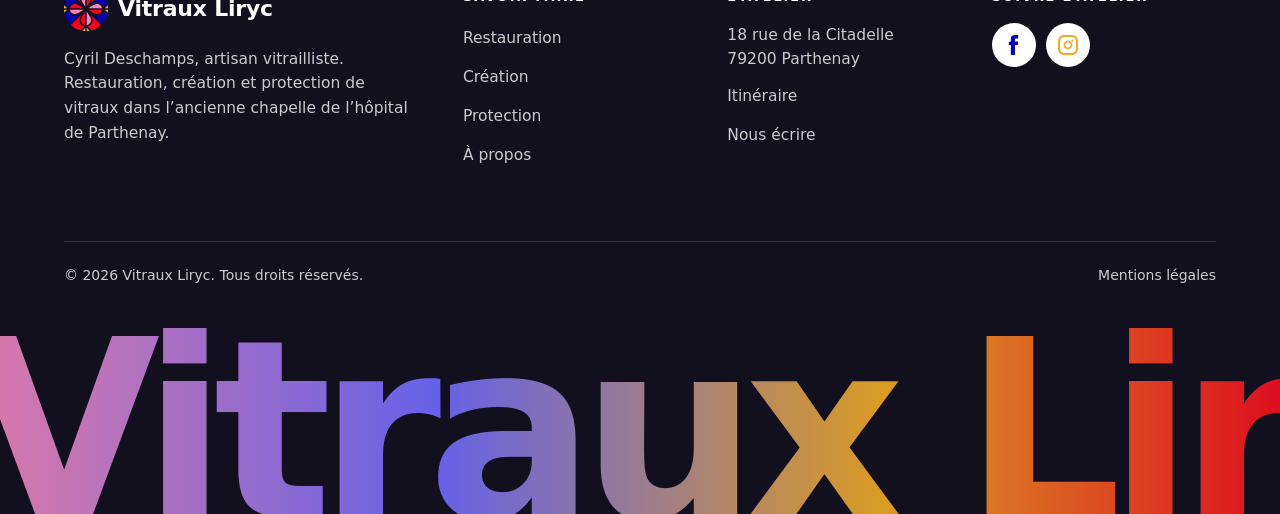
<file: a-propos.html>
<!doctype html>
<html lang="fr">
<head>
  <meta charset="utf-8">
  <meta name="viewport" content="width=device-width, initial-scale=1">
  <title>À propos · Cyril Deschamps, vitrailliste · Vitraux Liryc</title>
  <meta name="description" content="Cyril Deschamps, artisan vitrailliste, et l’atelier Vitraux Liryc installé dans la chapelle de l’ancien hôpital de Parthenay.">
  <meta name="theme-color" content="#12101f">
  <meta property="og:type" content="website">
  <meta property="og:locale" content="fr_FR">
  <meta property="og:site_name" content="Vitraux Liryc">
  <meta property="og:title" content="À propos · Cyril Deschamps, vitrailliste · Vitraux Liryc">
  <meta property="og:description" content="Cyril Deschamps, artisan vitrailliste, et l’atelier Vitraux Liryc installé dans la chapelle de l’ancien hôpital de Parthenay.">
  <link rel="icon" href="assets/svg/logo.svg" type="image/svg+xml">
  <link rel="preconnect" href="https://api.fontshare.com" crossorigin>
  <link rel="stylesheet" href="https://api.fontshare.com/v2/css?f[]=satoshi@500,700,900&amp;display=swap">
  <link rel="stylesheet" href="assets/css/style.css">
  <script>document.documentElement.classList.add('js')</script>
  <script src="assets/js/main.js" defer></script>
</head>
<body class="theme-rouge">
<a class="skip-link" href="#contenu">Aller au contenu</a>

<header class="site-header">
  <nav class="nav" aria-label="Navigation principale">
    <a class="brand" href="index.html"><img src="assets/svg/logo.svg" width="44" height="44" alt="">Vitraux Liryc</a>
    <ul class="nav__links">
        <li><a class="nav-link nav-link--rose" href="restauration.html">Restauration</a></li>
        <li><a class="nav-link nav-link--bleu" href="creation.html">Création</a></li>
        <li><a class="nav-link nav-link--jaune" href="protection.html">Protection</a></li>
        <li><a class="nav-link nav-link--rouge" href="a-propos.html" aria-current="page">À propos</a></li>
    </ul>
    <a class="btn btn--ink nav__cta" href="contact.html">Contact<svg viewBox="0 0 24 24" fill="none" stroke="currentColor" stroke-width="2.4" stroke-linecap="round" stroke-linejoin="round" aria-hidden="true"><path d="M5 12h14M13 6l6 6-6 6"/></svg></a>
    <button class="nav-toggle" type="button" aria-expanded="false" aria-controls="menu-mobile" aria-label="Ouvrir le menu"><span></span><span></span><span></span></button>
  </nav>
  <div class="mobile-menu" id="menu-mobile">
    <ul>
      <li><a class="nav-link nav-link--rose" href="restauration.html">Restauration</a></li>
      <li><a class="nav-link nav-link--bleu" href="creation.html">Création</a></li>
      <li><a class="nav-link nav-link--jaune" href="protection.html">Protection</a></li>
      <li><a class="nav-link nav-link--rouge" href="a-propos.html" aria-current="page">À propos</a></li>
      <li><a class="nav-link nav-link--ink" href="contact.html">Contact</a></li>
    </ul>
  </div>
</header>

<main id="contenu">
<section class="hero hero--page">
  <div class="hero__media"><img src="assets/img/atelier.webp" alt="Détail d’un vitrail peint aux couleurs vives" style="object-position: center 25%" fetchpriority="high"></div>
  <div class="hero__shade"></div>
  <div class="hero__light" aria-hidden="true"></div>
  <div class="container hero__inner">
    <div class="hero__content">
      <nav class="crumbs" aria-label="Fil d’Ariane"><a href="index.html">Accueil</a><span aria-hidden="true">/</span><span aria-current="page">À propos</span></nav>
      <span class="pill"><span class="gem" aria-hidden="true"></span>À propos</span>
      <h1 class="h1 hero__title">Au cœur de l’atelier</h1>
      <p class="lead hero__lead">Découvrez notre histoire, notre savoir-faire artisanal et la passion qui anime chaque morceau de verre.</p>
    </div>
  </div>
  <div class="stripe" aria-hidden="true"><i></i><i></i><i></i><i></i></div>
</section>

<section class="section">
  <div class="container split">
    <div class="prose reveal">
      <p class="eyebrow">L’artisan</p>
      <h2 class="h2">Cyril Deschamps, artisan vitrailliste</h2>
      <p>Passionné par le verre et la lumière, Cyril Deschamps a fondé Vitraux Liryc pour mettre son savoir-faire au service du patrimoine comme des projets d’aujourd’hui.</p>
      <p>Restauration de vitraux anciens, créations sur mesure, fusing et thermoformage, pose de protections : chaque commande est <strong>réalisée à la main</strong>, avec le même souci du détail et le même respect des techniques traditionnelles.</p>
      <p>Transmettre fait aussi partie du métier : l’atelier ouvre régulièrement ses portes au public, lors des Journées européennes des métiers d’art et du patrimoine.</p>
    </div>
    <div class="split__visual reveal" style="--d:1">
      <div class="arch-photo">
        <img src="assets/img/restauration.webp" alt="Cyril Deschamps au travail sur un vitrail" loading="lazy">
      </div>
    </div>
  </div>
</section>

<section class="feature feature--pierre">
  <div class="container feature__inner feature__inner--rev">
    <div class="feature__text reveal">
      <p class="feature__index">Le lieu</p>
      <h2 class="feature__title">Un atelier dans une chapelle</h2>
      <p class="lead feature__lead">Vitraux Liryc s’est installé à Parthenay, dans la chapelle de l’ancien hôpital, rue de la Citadelle. Ses vitraux du début du XXe siècle offrent un cadre unique pour travailler le verre et la lumière.</p>
      <a class="btn btn--rouge" href="contact.html">Nous rendre visite<svg viewBox="0 0 24 24" fill="none" stroke="currentColor" stroke-width="2.4" stroke-linecap="round" stroke-linejoin="round" aria-hidden="true"><path d="M5 12h14M13 6l6 6-6 6"/></svg></a>
    </div>
    <figure class="feature__media reveal" style="--d:1">
      <img src="assets/img/creation.webp" alt="Vitraux colorés sous une voûte de chapelle" style="object-position: 100% 31%" loading="lazy">
      <figcaption class="feature__tag" style="--tag: var(--rouge)"><i aria-hidden="true"></i>Parthenay</figcaption>
    </figure>
  </div>
</section>

<section class="section">
  <div class="container">
    <div class="section-head section-head--stack">
      <div class="section-head__title reveal">
        <p class="eyebrow">Nos valeurs</p>
        <h2 class="h2">Ce qui guide notre travail</h2>
      </div>
    </div>
    <ul class="tiles">
      <li class="tile reveal" style="--d:0">
        <span class="tile__icon"><svg viewBox="0 0 24 24" fill="none" stroke="currentColor" stroke-width="2.2" stroke-linecap="round" stroke-linejoin="round" aria-hidden="true"><path d="M12 20s-8-5-8-11a4.5 4.5 0 0 1 8-2.5A4.5 4.5 0 0 1 20 9c0 6-8 11-8 11z"/></svg></span>
        <h3 class="h3">Respect du patrimoine</h3>
        <p>Comprendre l’histoire d’un vitrail avant d’intervenir, et conserver tout ce qui peut l’être.</p>
      </li>
      <li class="tile reveal" style="--d:1">
        <span class="tile__icon"><svg viewBox="0 0 24 24" fill="none" stroke="currentColor" stroke-width="2.2" stroke-linecap="round" stroke-linejoin="round" aria-hidden="true"><path d="M8 12V5.5a1.5 1.5 0 0 1 3 0V11M11 10V4.5a1.5 1.5 0 0 1 3 0V11M14 10V6a1.5 1.5 0 0 1 3 0v8a7 7 0 0 1-7 7h-.5a6 6 0 0 1-4.6-2.2L2.5 15a1.5 1.5 0 0 1 2.3-2L8 15"/></svg></span>
        <h3 class="h3">Fait main, sur mesure</h3>
        <p>Chaque pièce est unique, dessinée et fabriquée à l’atelier pour un lieu et une lumière.</p>
      </li>
      <li class="tile reveal" style="--d:2">
        <span class="tile__icon"><svg viewBox="0 0 24 24" fill="none" stroke="currentColor" stroke-width="2.2" stroke-linecap="round" stroke-linejoin="round" aria-hidden="true"><circle cx="6" cy="12" r="2.5"/><circle cx="18" cy="6" r="2.5"/><circle cx="18" cy="18" r="2.5"/><path d="m8.2 10.8 7.6-3.6M8.2 13.2l7.6 3.6"/></svg></span>
        <h3 class="h3">Transmission</h3>
        <p>Partager le métier lors des portes ouvertes, comme les Journées européennes des métiers d’art et du patrimoine.</p>
      </li>
    </ul>
  </div>
</section>

<section class="section section--pierre press-section" id="medias">
  <div class="container">
    <div class="section-head">
      <div class="section-head__title reveal">
        <p class="eyebrow">Dans les médias</p>
        <h2 class="h2">Ils parlent de l’atelier</h2>
      </div>
      <p class="lead reveal" style="--d:1">Radio, presse, vidéos et événements : retrouvez ce qui a été dit sur Cyril Deschamps et Vitraux Liryc, du plus récent au plus ancien.</p>
    </div>
    <div class="carousel reveal" data-carousel>
      <div class="carousel__bar">
        <p class="press-count"><strong>8</strong> retombées depuis 2023</p>
        <div class="carousel__nav">
          <button class="carousel__btn" type="button" data-carousel-prev aria-label="Retombées précédentes"><svg viewBox="0 0 24 24" fill="none" stroke="currentColor" stroke-width="2.4" stroke-linecap="round" stroke-linejoin="round" aria-hidden="true"><path d="M15 6l-6 6 6 6"/></svg></button>
          <button class="carousel__btn" type="button" data-carousel-next aria-label="Retombées suivantes"><svg viewBox="0 0 24 24" fill="none" stroke="currentColor" stroke-width="2.4" stroke-linecap="round" stroke-linejoin="round" aria-hidden="true"><path d="M9 6l6 6-6 6"/></svg></button>
        </div>
      </div>
      <ul class="carousel__track" role="list" tabindex="0" aria-label="Retombées médiatiques, de la plus récente à la plus ancienne (faire défiler horizontalement)">
        <li class="press-slide t-radio">
          <a class="press-card" href="https://radiogatine.fr/news/c-est-un-coup-d-accelerateur-pour-moi-cyril-deschamps-remporte-les-20-000-euros-du-prix-sesame-4756" target="_blank" rel="noopener">
            <span class="press-card__media">
              <img src="assets/img/presse/sesame.webp" alt="" loading="lazy" width="800" height="450">
              <span class="press-chip"><span class="press-chip__icon" aria-hidden="true"><svg viewBox="0 0 24 24" fill="none" stroke="currentColor" stroke-width="2.2" stroke-linecap="round" stroke-linejoin="round" aria-hidden="true"><rect x="3" y="8" width="18" height="12" rx="2"/><path d="M7 8l10-5"/><circle cx="15" cy="14" r="2.5"/><path d="M7 12h3M7 16h3"/></svg></span>Radio</span>
              <span class="press-card__credit">© Radio Gâtine</span>
            </span>
            <span class="press-card__body">
              <span class="press-card__meta"><time>6 juillet 2026</time><span class="press-card__source">Radio Gâtine</span></span>
              <span class="press-card__title">« C’est un coup d’accélérateur pour moi » : Cyril Deschamps remporte les 20 000 euros du prix Sésame</span>
              <span class="press-card__summary">Lauréat du prix Sésame de la Fondation du patrimoine pour la chapelle Saint-Charles : façades, vitraux et retour de la cloche, muette depuis 35 ans.</span>
              <span class="press-card__cta">Écouter<span class="sr-only"> (nouvel onglet)</span><span class="dot-arrow" aria-hidden="true"><svg viewBox="0 0 24 24" fill="none" stroke="currentColor" stroke-width="2.4" stroke-linecap="round" stroke-linejoin="round" aria-hidden="true"><path d="M5 12h14M13 6l6 6-6 6"/></svg></span></span>
            </span>
          </a>
        </li>
        <li class="press-slide t-radio">
          <a class="press-card" href="https://radiogatine.fr/news/on-veut-creer-un-pole-d-artisanat-la-ville-vend-l-ensemble-bertin-au-vitrailliste-cyril-deschamps-4758" target="_blank" rel="noopener">
            <span class="press-card__media">
              <img src="assets/img/presse/bertin.webp" alt="" loading="lazy" width="800" height="450">
              <span class="press-chip"><span class="press-chip__icon" aria-hidden="true"><svg viewBox="0 0 24 24" fill="none" stroke="currentColor" stroke-width="2.2" stroke-linecap="round" stroke-linejoin="round" aria-hidden="true"><rect x="3" y="8" width="18" height="12" rx="2"/><path d="M7 8l10-5"/><circle cx="15" cy="14" r="2.5"/><path d="M7 12h3M7 16h3"/></svg></span>Radio</span>
              <span class="press-card__credit">© Radio Gâtine</span>
            </span>
            <span class="press-card__body">
              <span class="press-card__meta"><time>6 juillet 2026</time><span class="press-card__source">Radio Gâtine</span></span>
              <span class="press-card__title">« On veut créer un pôle d’artisanat » : la ville vend l’ensemble Bertin au vitrailliste Cyril Deschamps</span>
              <span class="press-card__summary">La Ville de Parthenay cède l’ensemble Bertin, voisin de la chapelle, à Cyril Deschamps pour y installer un pôle d’artisanat d’art.</span>
              <span class="press-card__cta">Écouter<span class="sr-only"> (nouvel onglet)</span><span class="dot-arrow" aria-hidden="true"><svg viewBox="0 0 24 24" fill="none" stroke="currentColor" stroke-width="2.4" stroke-linecap="round" stroke-linejoin="round" aria-hidden="true"><path d="M5 12h14M13 6l6 6-6 6"/></svg></span></span>
            </span>
          </a>
        </li>
        <li class="press-slide t-radio">
          <a class="press-card" href="https://radiogatine.fr/news/guy-quilliou-vitrailliste-breton-expose-a-la-chapelle-de-l-ancien-hopital-de-parthenay-4598" target="_blank" rel="noopener">
            <span class="press-card__media">
              <img src="assets/img/presse/quilliou.webp" alt="" loading="lazy" width="800" height="450">
              <span class="press-chip"><span class="press-chip__icon" aria-hidden="true"><svg viewBox="0 0 24 24" fill="none" stroke="currentColor" stroke-width="2.2" stroke-linecap="round" stroke-linejoin="round" aria-hidden="true"><rect x="3" y="8" width="18" height="12" rx="2"/><path d="M7 8l10-5"/><circle cx="15" cy="14" r="2.5"/><path d="M7 12h3M7 16h3"/></svg></span>Radio</span>
              <span class="press-card__credit">© Radio Gâtine</span>
            </span>
            <span class="press-card__body">
              <span class="press-card__meta"><time>8 avril 2026</time><span class="press-card__source">Radio Gâtine</span></span>
              <span class="press-card__title">Guy Quilliou, vitrailliste breton, expose à la chapelle de l’ancien hôpital de Parthenay</span>
              <span class="press-card__summary">L’atelier accueille l’exposition de Guy Quilliou, le vitrailliste dont la visite a décidé Cyril Deschamps à se reconvertir.</span>
              <span class="press-card__cta">Écouter<span class="sr-only"> (nouvel onglet)</span><span class="dot-arrow" aria-hidden="true"><svg viewBox="0 0 24 24" fill="none" stroke="currentColor" stroke-width="2.4" stroke-linecap="round" stroke-linejoin="round" aria-hidden="true"><path d="M5 12h14M13 6l6 6-6 6"/></svg></span></span>
            </span>
          </a>
        </li>
        <li class="press-slide t-radio">
          <a class="press-card" href="https://radiogatine.fr/news/cyril-deschamps-un-an-pour-l-artiste-dans-la-chapelle-de-l-ancien-hopital-4590" target="_blank" rel="noopener">
            <span class="press-card__media">
              <img src="assets/img/presse/un-an.webp" alt="" loading="lazy" width="800" height="450">
              <span class="press-chip"><span class="press-chip__icon" aria-hidden="true"><svg viewBox="0 0 24 24" fill="none" stroke="currentColor" stroke-width="2.2" stroke-linecap="round" stroke-linejoin="round" aria-hidden="true"><rect x="3" y="8" width="18" height="12" rx="2"/><path d="M7 8l10-5"/><circle cx="15" cy="14" r="2.5"/><path d="M7 12h3M7 16h3"/></svg></span>Radio</span>
              <span class="press-card__credit">© Radio Gâtine</span>
            </span>
            <span class="press-card__body">
              <span class="press-card__meta"><time>3 avril 2026</time><span class="press-card__source">Radio Gâtine</span></span>
              <span class="press-card__title">Cyril Deschamps, un an pour l’artiste dans la chapelle de l’ancien hôpital</span>
              <span class="press-card__summary">Premier bilan, un an après l’installation de l’atelier dans la chapelle de l’ancien hôpital.</span>
              <span class="press-card__cta">Écouter<span class="sr-only"> (nouvel onglet)</span><span class="dot-arrow" aria-hidden="true"><svg viewBox="0 0 24 24" fill="none" stroke="currentColor" stroke-width="2.4" stroke-linecap="round" stroke-linejoin="round" aria-hidden="true"><path d="M5 12h14M13 6l6 6-6 6"/></svg></span></span>
            </span>
          </a>
        </li>
        <li class="press-slide t-evenement">
          <a class="press-card" href="https://www.europeanheritagedays.com/fr/node/665617" target="_blank" rel="noopener">
            <span class="press-card__media">
              <img src="assets/img/creation.webp" alt="" loading="lazy" width="800" height="450">
              <span class="press-chip"><span class="press-chip__icon" aria-hidden="true"><svg viewBox="0 0 24 24" fill="none" stroke="currentColor" stroke-width="2.2" stroke-linecap="round" stroke-linejoin="round" aria-hidden="true"><rect x="3" y="5" width="18" height="16" rx="2"/><path d="M3 10h18M8 3v4M16 3v4"/></svg></span>Événement</span>
              <span class="press-card__credit">Photo : Vitraux Liryc</span>
            </span>
            <span class="press-card__body">
              <span class="press-card__meta"><time>Septembre 2025</time><span class="press-card__source">Journées européennes du patrimoine</span></span>
              <span class="press-card__title">Ouverture de l’atelier Vitraux Liryc</span>
              <span class="press-card__summary">L’atelier ouvre ses portes au public les 20 et 21 septembre 2025 : échanges avec l’artisan et découverte des vitraux de la chapelle.</span>
              <span class="press-card__cta">Voir la fiche<span class="sr-only"> (nouvel onglet)</span><span class="dot-arrow" aria-hidden="true"><svg viewBox="0 0 24 24" fill="none" stroke="currentColor" stroke-width="2.4" stroke-linecap="round" stroke-linejoin="round" aria-hidden="true"><path d="M5 12h14M13 6l6 6-6 6"/></svg></span></span>
            </span>
          </a>
        </li>
        <li class="press-slide t-video">
          <a class="press-card" href="https://www.youtube.com/watch?v=K2e0V3bSLwM" target="_blank" rel="noopener">
            <span class="press-card__media">
              <img src="assets/img/presse/video-2025.webp" alt="" loading="lazy" width="800" height="450">
              <span class="press-chip"><span class="press-chip__icon" aria-hidden="true"><svg viewBox="0 0 24 24" fill="none" stroke="currentColor" stroke-width="2.2" stroke-linecap="round" stroke-linejoin="round" aria-hidden="true"><rect x="2.5" y="5" width="19" height="14" rx="3"/><path d="m10 9 5 3-5 3z"/></svg></span>Vidéo</span>
              <span class="press-card__credit">© J. Arrignon / YouTube</span>
            </span>
            <span class="press-card__body">
              <span class="press-card__meta"><time>Avril 2025</time><span class="press-card__source">YouTube</span></span>
              <span class="press-card__title">Parthenay – Vitrailliste – La chapelle de l’ancien hôpital – 5 &amp; 6 avril 2025</span>
              <span class="press-card__summary">Reportage vidéo tourné lors des portes ouvertes des 5 et 6 avril 2025, pendant les Journées européennes des métiers d’art.</span>
              <span class="press-card__cta">Regarder<span class="sr-only"> (nouvel onglet)</span><span class="dot-arrow" aria-hidden="true"><svg viewBox="0 0 24 24" fill="none" stroke="currentColor" stroke-width="2.4" stroke-linecap="round" stroke-linejoin="round" aria-hidden="true"><path d="M5 12h14M13 6l6 6-6 6"/></svg></span></span>
            </span>
          </a>
        </li>
        <li class="press-slide t-presse">
          <a class="press-card" href="https://cimetieresmellois.fr/article%20de%20presse%20NR%2079%20du%2028%2002%202025%20PARTHENAY%20VITRAUX.pdf" target="_blank" rel="noopener">
            <span class="press-card__media">
              <img src="assets/img/restauration.webp" alt="" loading="lazy" width="800" height="450">
              <span class="press-chip"><span class="press-chip__icon" aria-hidden="true"><svg viewBox="0 0 24 24" fill="none" stroke="currentColor" stroke-width="2.2" stroke-linecap="round" stroke-linejoin="round" aria-hidden="true"><path d="M4 5h13v14a1 1 0 0 0 1 1H6a2 2 0 0 1-2-2z"/><path d="M17 9h3v9a2 2 0 0 1-2 2"/><path d="M8 9h5M8 13h5M8 17h3"/></svg></span>Presse</span>
              <span class="press-card__credit">Photo : Vitraux Liryc</span>
            </span>
            <span class="press-card__body">
              <span class="press-card__meta"><time>28 février 2025</time><span class="press-card__source">La Nouvelle République</span></span>
              <span class="press-card__title">Reportage sur la chapelle de l’ancien hôpital, futur atelier du vitrailliste</span>
              <span class="press-card__summary">Les travaux de la chapelle Saint-Charles, rachetée par le vitrailliste, touchent à leur fin avant l’ouverture de l’atelier au public.</span>
              <span class="press-card__cta">Lire l’article (PDF)<span class="sr-only"> (nouvel onglet)</span><span class="dot-arrow" aria-hidden="true"><svg viewBox="0 0 24 24" fill="none" stroke="currentColor" stroke-width="2.4" stroke-linecap="round" stroke-linejoin="round" aria-hidden="true"><path d="M5 12h14M13 6l6 6-6 6"/></svg></span></span>
            </span>
          </a>
        </li>
        <li class="press-slide t-evenement">
          <a class="press-card" href="https://www.parthenay.fr/citedesarts/journees-europeennes-metiers-art/jema-2023-20-professionnels-reunis-a-parthenay" target="_blank" rel="noopener">
            <span class="press-card__media">
              <img src="assets/img/presse/jema-2023.webp" alt="" loading="lazy" width="800" height="450">
              <span class="press-chip"><span class="press-chip__icon" aria-hidden="true"><svg viewBox="0 0 24 24" fill="none" stroke="currentColor" stroke-width="2.2" stroke-linecap="round" stroke-linejoin="round" aria-hidden="true"><rect x="3" y="5" width="18" height="16" rx="2"/><path d="M3 10h18M8 3v4M16 3v4"/></svg></span>Événement</span>
              <span class="press-card__credit">© Ville de Parthenay</span>
            </span>
            <span class="press-card__body">
              <span class="press-card__meta"><time>Avril 2023</time><span class="press-card__source">Ville de Parthenay</span></span>
              <span class="press-card__title">[En images] JEMA 2023 : 20 professionnels réunis à Parthenay</span>
              <span class="press-card__summary">Cyril Deschamps figure parmi les artisans d’art réunis à Parthenay pour les Journées européennes des métiers d’art.</span>
              <span class="press-card__cta">Voir l’article<span class="sr-only"> (nouvel onglet)</span><span class="dot-arrow" aria-hidden="true"><svg viewBox="0 0 24 24" fill="none" stroke="currentColor" stroke-width="2.4" stroke-linecap="round" stroke-linejoin="round" aria-hidden="true"><path d="M5 12h14M13 6l6 6-6 6"/></svg></span></span>
            </span>
          </a>
        </li>
      </ul>
      <div class="carousel__progress" aria-hidden="true"><span data-carousel-progress></span></div>
    </div>
  </div>
</section>

<section class="cta">
  <div class="container">
    <div class="cta__box reveal">
      <img class="cta__logo" src="assets/svg/logo.svg" width="64" height="64" alt="">
      <h2 class="h2 text-balance">Envie de découvrir l’atelier ?</h2>
      <p class="lead">Pour une visite, un projet ou simplement une question, écrivez-nous.</p>
      <div class="btn-row">
        <a class="btn btn--light" href="contact.html">Nous contacter<svg viewBox="0 0 24 24" fill="none" stroke="currentColor" stroke-width="2.4" stroke-linecap="round" stroke-linejoin="round" aria-hidden="true"><path d="M5 12h14M13 6l6 6-6 6"/></svg></a>
      </div>
    </div>
  </div>
</section>
</main>

<footer class="site-footer">
  <div class="container site-footer__inner">
    <div class="footer-grid">
      <div class="footer-brand">
        <a class="brand" href="index.html"><img src="assets/svg/logo.svg" width="44" height="44" alt="">Vitraux Liryc</a>
        <p>Cyril Deschamps, artisan vitrailliste. Restauration, création et protection de vitraux dans l’ancienne chapelle de l’hôpital de Parthenay.</p>
      </div>
      <nav class="footer-col" aria-label="Pied de page">
        <h2>Savoir-faire</h2>
        <ul>
          <li><a href="restauration.html">Restauration</a></li>
          <li><a href="creation.html">Création</a></li>
          <li><a href="protection.html">Protection</a></li>
          <li><a href="a-propos.html">À propos</a></li>
        </ul>
      </nav>
      <div class="footer-col">
        <h2>L’atelier</h2>
        <address>18 rue de la Citadelle<br>79200 Parthenay</address>
        <ul style="margin-top:10px">
          <li><a href="https://www.google.com/maps/search/?api=1&query=18+rue+de+la+Citadelle+79200+Parthenay" target="_blank" rel="noopener">Itinéraire</a></li>
          <li><a href="contact.html">Nous écrire</a></li>
        </ul>
      </div>
      <div class="footer-col">
        <h2>Suivre l’atelier</h2>
        <div class="socials">
          <a href="https://www.facebook.com/vitrauxLiryc" target="_blank" rel="noopener" aria-label="Facebook (nouvel onglet)"><img src="assets/svg/facebook.svg" width="21" height="20" alt=""></a>
          <a href="https://www.instagram.com/vitraux_liryc/" target="_blank" rel="noopener" aria-label="Instagram (nouvel onglet)"><img src="assets/svg/instagram.svg" width="20" height="20" alt=""></a>
          <!-- À COMPLÉTER : liens YouTube et LinkedIn (icônes déjà prêtes)
          <a href="https://www.youtube.com/…" target="_blank" rel="noopener" aria-label="YouTube"><img src="assets/svg/youtube.svg" width="20" height="14" alt=""></a>
          <a href="https://www.linkedin.com/…" target="_blank" rel="noopener" aria-label="LinkedIn"><img src="assets/svg/linkedin.svg" width="20" height="19" alt=""></a>
          -->
        </div>
      </div>
    </div>
    <div class="footer-bottom">
      <p>© <span data-year>2026</span> Vitraux Liryc. Tous droits réservés.</p>
      <a href="mentions-legales.html">Mentions légales</a>
    </div>
  </div>
  <span class="wordmark" aria-hidden="true">Vitraux Liryc</span>
</footer>
</body>
</html>
</file>
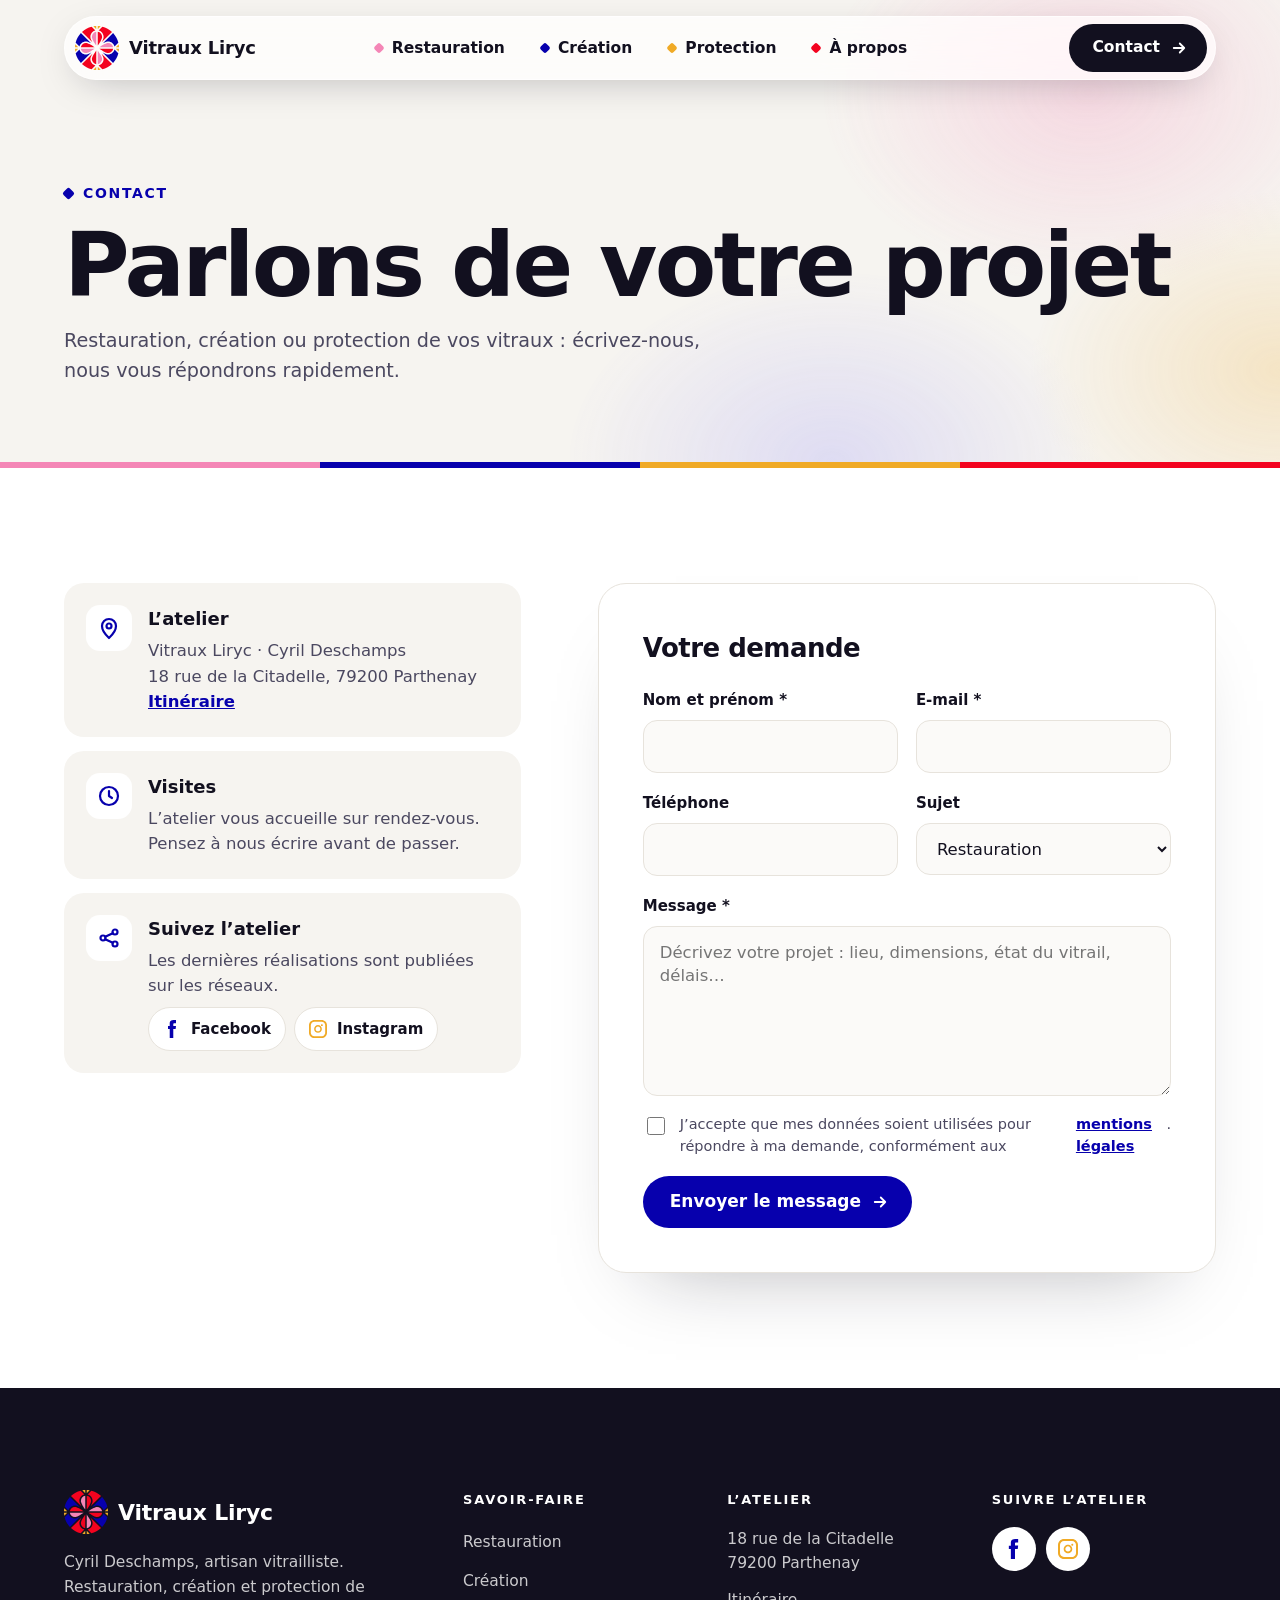
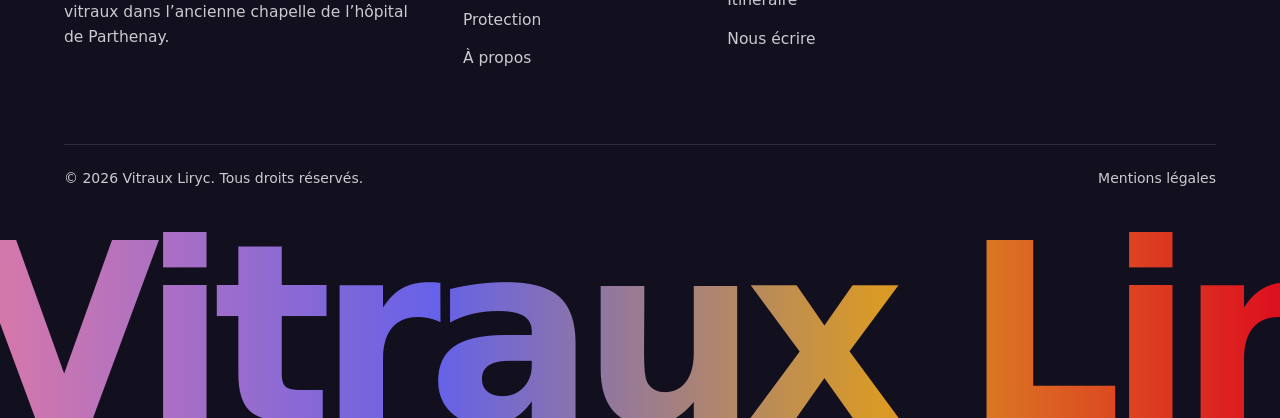
<file: contact.html>
<!doctype html>
<html lang="fr">
<head>
  <meta charset="utf-8">
  <meta name="viewport" content="width=device-width, initial-scale=1">
  <title>Contact · Vitraux Liryc, Parthenay</title>
  <meta name="description" content="Contactez Vitraux Liryc, atelier de vitrail à Parthenay : demande de devis de restauration, de protection ou projet de création.">
  <meta name="theme-color" content="#12101f">
  <meta property="og:type" content="website">
  <meta property="og:locale" content="fr_FR">
  <meta property="og:site_name" content="Vitraux Liryc">
  <meta property="og:title" content="Contact · Vitraux Liryc, Parthenay">
  <meta property="og:description" content="Contactez Vitraux Liryc, atelier de vitrail à Parthenay : demande de devis de restauration, de protection ou projet de création.">
  <link rel="icon" href="assets/svg/logo.svg" type="image/svg+xml">
  <link rel="preconnect" href="https://api.fontshare.com" crossorigin>
  <link rel="stylesheet" href="https://api.fontshare.com/v2/css?f[]=satoshi@500,700,900&amp;display=swap">
  <link rel="stylesheet" href="assets/css/style.css">
  <script>document.documentElement.classList.add('js')</script>
  <script src="assets/js/main.js" defer></script>
  <script type="application/ld+json">{"@context": "https://schema.org", "@type": "LocalBusiness", "name": "Vitraux Liryc", "description": "Atelier de vitrail de Cyril Deschamps, artisan vitrailliste à Parthenay : restauration, création et protection de vitraux.", "founder": {"@type": "Person", "name": "Cyril Deschamps", "jobTitle": "Artisan vitrailliste"}, "address": {"@type": "PostalAddress", "streetAddress": "18 rue de la Citadelle", "postalCode": "79200", "addressLocality": "Parthenay", "addressRegion": "Deux-Sèvres", "addressCountry": "FR"}, "areaServed": ["Parthenay", "Deux-Sèvres", "Nouvelle-Aquitaine"], "sameAs": ["https://www.facebook.com/vitrauxLiryc", "https://www.instagram.com/vitraux_liryc/"]}</script>
</head>
<body class="theme-bleu">
<a class="skip-link" href="#contenu">Aller au contenu</a>

<header class="site-header">
  <nav class="nav" aria-label="Navigation principale">
    <a class="brand" href="index.html"><img src="assets/svg/logo.svg" width="44" height="44" alt="">Vitraux Liryc</a>
    <ul class="nav__links">
        <li><a class="nav-link nav-link--rose" href="restauration.html">Restauration</a></li>
        <li><a class="nav-link nav-link--bleu" href="creation.html">Création</a></li>
        <li><a class="nav-link nav-link--jaune" href="protection.html">Protection</a></li>
        <li><a class="nav-link nav-link--rouge" href="a-propos.html">À propos</a></li>
    </ul>
    <a class="btn btn--ink nav__cta" href="contact.html" aria-current="page">Contact<svg viewBox="0 0 24 24" fill="none" stroke="currentColor" stroke-width="2.4" stroke-linecap="round" stroke-linejoin="round" aria-hidden="true"><path d="M5 12h14M13 6l6 6-6 6"/></svg></a>
    <button class="nav-toggle" type="button" aria-expanded="false" aria-controls="menu-mobile" aria-label="Ouvrir le menu"><span></span><span></span><span></span></button>
  </nav>
  <div class="mobile-menu" id="menu-mobile">
    <ul>
      <li><a class="nav-link nav-link--rose" href="restauration.html">Restauration</a></li>
      <li><a class="nav-link nav-link--bleu" href="creation.html">Création</a></li>
      <li><a class="nav-link nav-link--jaune" href="protection.html">Protection</a></li>
      <li><a class="nav-link nav-link--rouge" href="a-propos.html">À propos</a></li>
      <li><a class="nav-link nav-link--ink" href="contact.html" aria-current="page">Contact</a></li>
    </ul>
  </div>
</header>

<main id="contenu">
<section class="page-head">
  <div class="container page-head__inner">
    <p class="eyebrow">Contact</p>
    <h1 class="h1">Parlons de votre projet</h1>
    <p class="lead">Restauration, création ou protection de vos vitraux : écrivez-nous, nous vous répondrons rapidement.</p>
  </div>
</section>
<div class="stripes" aria-hidden="true"><i></i><i></i><i></i><i></i></div>

<section class="section">
  <div class="container contact">
    <div class="contact__info">
      <div class="info-card reveal">
        <span class="tile__icon"><svg viewBox="0 0 24 24" fill="none" stroke="currentColor" stroke-width="2.2" stroke-linecap="round" stroke-linejoin="round" aria-hidden="true"><path d="M12 22s7-6.5 7-12a7 7 0 0 0-14 0c0 5.5 7 12 7 12z"/><circle cx="12" cy="10" r="2.5"/></svg></span>
        <div>
          <h2>L’atelier</h2>
          <address>Vitraux Liryc · Cyril Deschamps<br>18 rue de la Citadelle, 79200 Parthenay</address>
          <p><a href="https://www.google.com/maps/search/?api=1&query=18+rue+de+la+Citadelle+79200+Parthenay" target="_blank" rel="noopener">Itinéraire</a></p>
        </div>
      </div>
      <div class="info-card reveal" style="--d:1">
        <span class="tile__icon"><svg viewBox="0 0 24 24" fill="none" stroke="currentColor" stroke-width="2.2" stroke-linecap="round" stroke-linejoin="round" aria-hidden="true"><circle cx="12" cy="12" r="9"/><path d="M12 7v5l3 2"/></svg></span>
        <div>
          <h2>Visites</h2>
          <p>L’atelier vous accueille sur rendez-vous. Pensez à nous écrire avant de passer.</p>
        </div>
      </div>
      <!-- À COMPLÉTER : téléphone et adresse e-mail de l’atelier
      <div class="info-card">
        <span class="tile__icon">…</span>
        <div><h2>Téléphone et e-mail</h2><p><a href="tel:+33XXXXXXXXX">0X XX XX XX XX</a><br><a href="mailto:contact@exemple.fr">contact@exemple.fr</a></p></div>
      </div>
      -->
      <div class="info-card reveal" style="--d:2">
        <span class="tile__icon"><svg viewBox="0 0 24 24" fill="none" stroke="currentColor" stroke-width="2.2" stroke-linecap="round" stroke-linejoin="round" aria-hidden="true"><circle cx="6" cy="12" r="2.5"/><circle cx="18" cy="6" r="2.5"/><circle cx="18" cy="18" r="2.5"/><path d="m8.2 10.8 7.6-3.6M8.2 13.2l7.6 3.6"/></svg></span>
        <div>
          <h2>Suivez l’atelier</h2>
          <p>Les dernières réalisations sont publiées sur les réseaux.</p>
          <div class="socials-inline">
            <a href="https://www.facebook.com/vitrauxLiryc" target="_blank" rel="noopener"><img src="assets/svg/facebook.svg" alt="">Facebook</a>
            <a href="https://www.instagram.com/vitraux_liryc/" target="_blank" rel="noopener"><img src="assets/svg/instagram.svg" alt="">Instagram</a>
          </div>
        </div>
      </div>
    </div>

    <form class="form reveal" style="--d:1" name="contact" method="POST" action="merci.html" data-netlify="true" netlify-honeypot="bot-field">
      <h2 class="form__title">Votre demande</h2>
      <input type="hidden" name="form-name" value="contact">
      <p class="hidden-field"><label>Ne pas remplir : <input name="bot-field"></label></p>
      <div class="form__row">
        <div class="field">
          <label for="nom">Nom et prénom *</label>
          <input id="nom" name="nom" type="text" autocomplete="name" required>
        </div>
        <div class="field">
          <label for="email">E-mail *</label>
          <input id="email" name="email" type="email" autocomplete="email" required>
        </div>
      </div>
      <div class="form__row">
        <div class="field">
          <label for="telephone">Téléphone</label>
          <input id="telephone" name="telephone" type="tel" autocomplete="tel">
        </div>
        <div class="field">
          <label for="sujet">Sujet</label>
          <select id="sujet" name="sujet">
            <option value="restauration">Restauration</option>
            <option value="creation">Création sur mesure</option>
            <option value="protection">Protection de vitraux</option>
            <option value="autre">Autre</option>
          </select>
        </div>
      </div>
      <div class="field">
        <label for="message">Message *</label>
        <textarea id="message" name="message" required placeholder="Décrivez votre projet : lieu, dimensions, état du vitrail, délais…"></textarea>
      </div>
      <label class="check"><input type="checkbox" name="consentement" required> J’accepte que mes données soient utilisées pour répondre à ma demande, conformément aux <a href="mentions-legales.html#donnees">mentions légales</a>.</label>
      <button class="btn btn--bleu" type="submit">Envoyer le message<svg viewBox="0 0 24 24" fill="none" stroke="currentColor" stroke-width="2.4" stroke-linecap="round" stroke-linejoin="round" aria-hidden="true"><path d="M5 12h14M13 6l6 6-6 6"/></svg></button>
    </form>
  </div>
</section>
</main>

<footer class="site-footer">
  <div class="container site-footer__inner">
    <div class="footer-grid">
      <div class="footer-brand">
        <a class="brand" href="index.html"><img src="assets/svg/logo.svg" width="44" height="44" alt="">Vitraux Liryc</a>
        <p>Cyril Deschamps, artisan vitrailliste. Restauration, création et protection de vitraux dans l’ancienne chapelle de l’hôpital de Parthenay.</p>
      </div>
      <nav class="footer-col" aria-label="Pied de page">
        <h2>Savoir-faire</h2>
        <ul>
          <li><a href="restauration.html">Restauration</a></li>
          <li><a href="creation.html">Création</a></li>
          <li><a href="protection.html">Protection</a></li>
          <li><a href="a-propos.html">À propos</a></li>
        </ul>
      </nav>
      <div class="footer-col">
        <h2>L’atelier</h2>
        <address>18 rue de la Citadelle<br>79200 Parthenay</address>
        <ul style="margin-top:10px">
          <li><a href="https://www.google.com/maps/search/?api=1&query=18+rue+de+la+Citadelle+79200+Parthenay" target="_blank" rel="noopener">Itinéraire</a></li>
          <li><a href="contact.html">Nous écrire</a></li>
        </ul>
      </div>
      <div class="footer-col">
        <h2>Suivre l’atelier</h2>
        <div class="socials">
          <a href="https://www.facebook.com/vitrauxLiryc" target="_blank" rel="noopener" aria-label="Facebook (nouvel onglet)"><img src="assets/svg/facebook.svg" width="21" height="20" alt=""></a>
          <a href="https://www.instagram.com/vitraux_liryc/" target="_blank" rel="noopener" aria-label="Instagram (nouvel onglet)"><img src="assets/svg/instagram.svg" width="20" height="20" alt=""></a>
          <!-- À COMPLÉTER : liens YouTube et LinkedIn (icônes déjà prêtes)
          <a href="https://www.youtube.com/…" target="_blank" rel="noopener" aria-label="YouTube"><img src="assets/svg/youtube.svg" width="20" height="14" alt=""></a>
          <a href="https://www.linkedin.com/…" target="_blank" rel="noopener" aria-label="LinkedIn"><img src="assets/svg/linkedin.svg" width="20" height="19" alt=""></a>
          -->
        </div>
      </div>
    </div>
    <div class="footer-bottom">
      <p>© <span data-year>2026</span> Vitraux Liryc. Tous droits réservés.</p>
      <a href="mentions-legales.html">Mentions légales</a>
    </div>
  </div>
  <span class="wordmark" aria-hidden="true">Vitraux Liryc</span>
</footer>
</body>
</html>
</file>
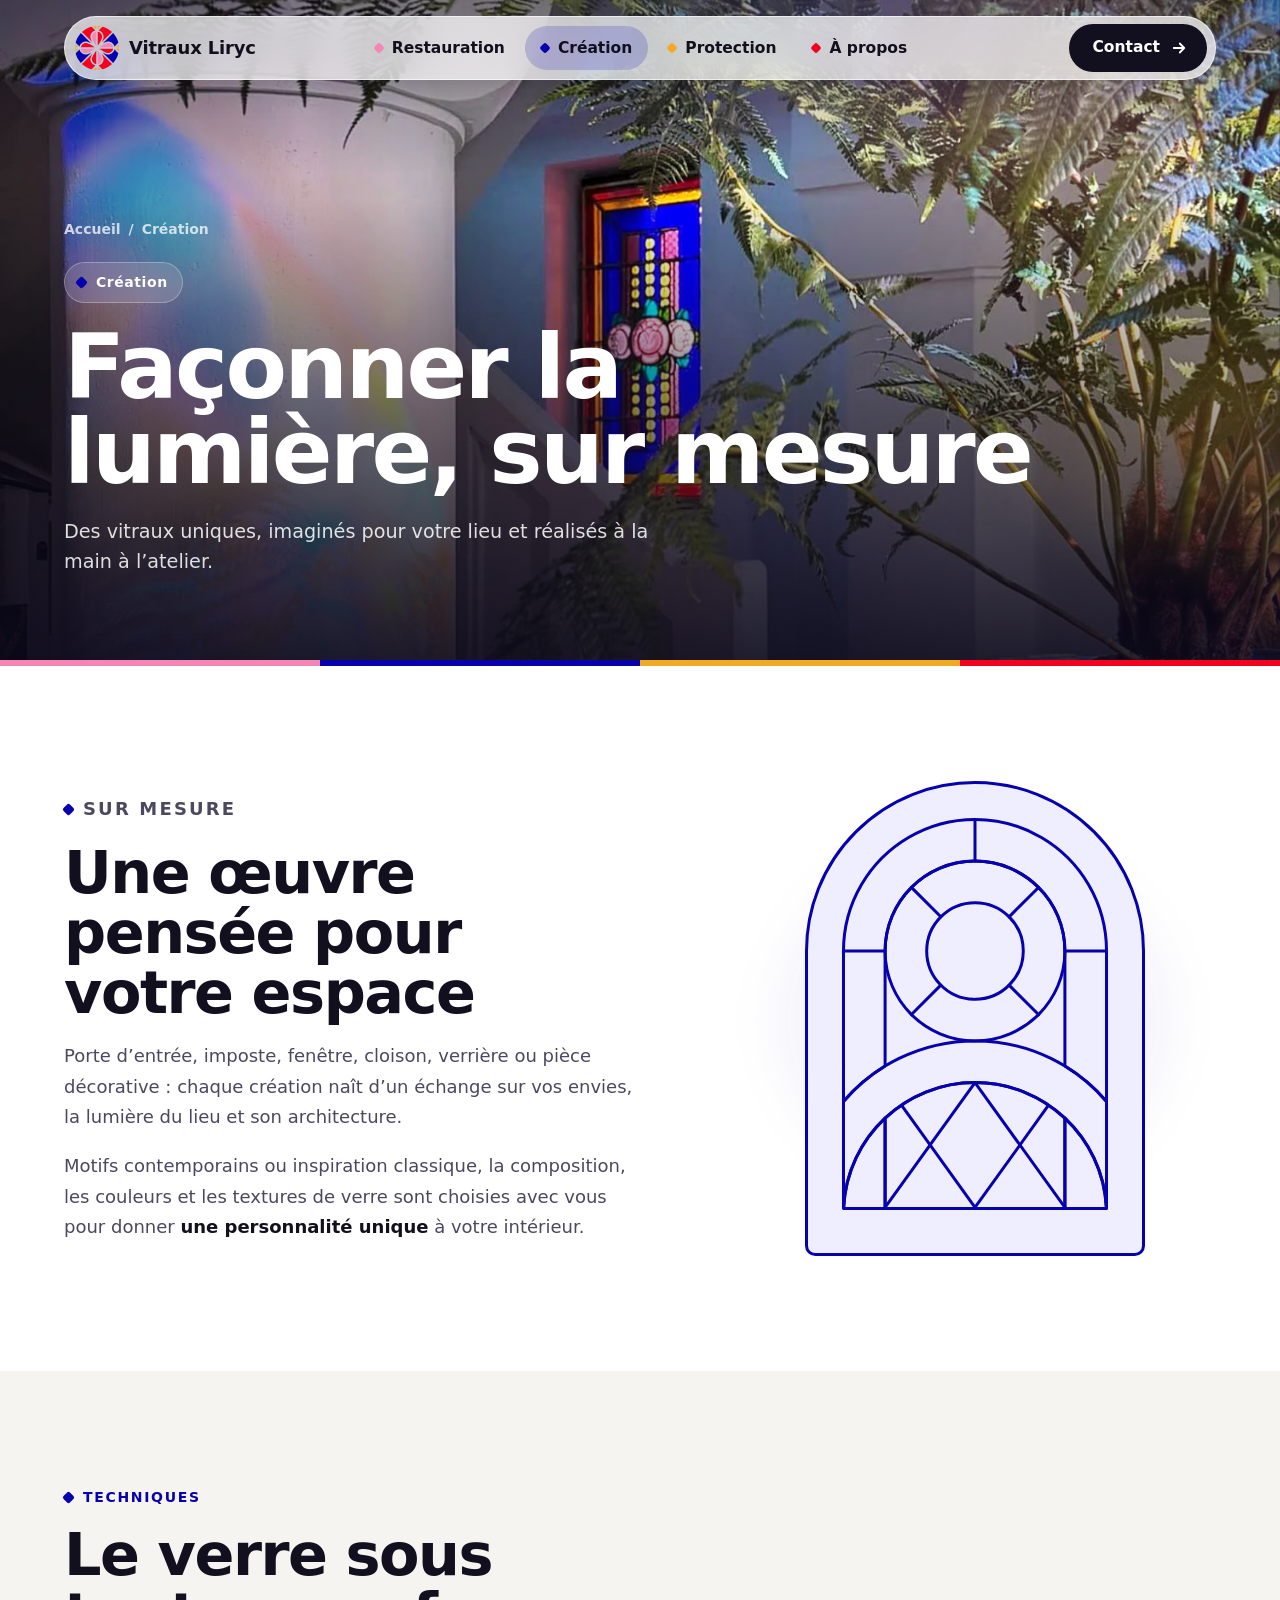
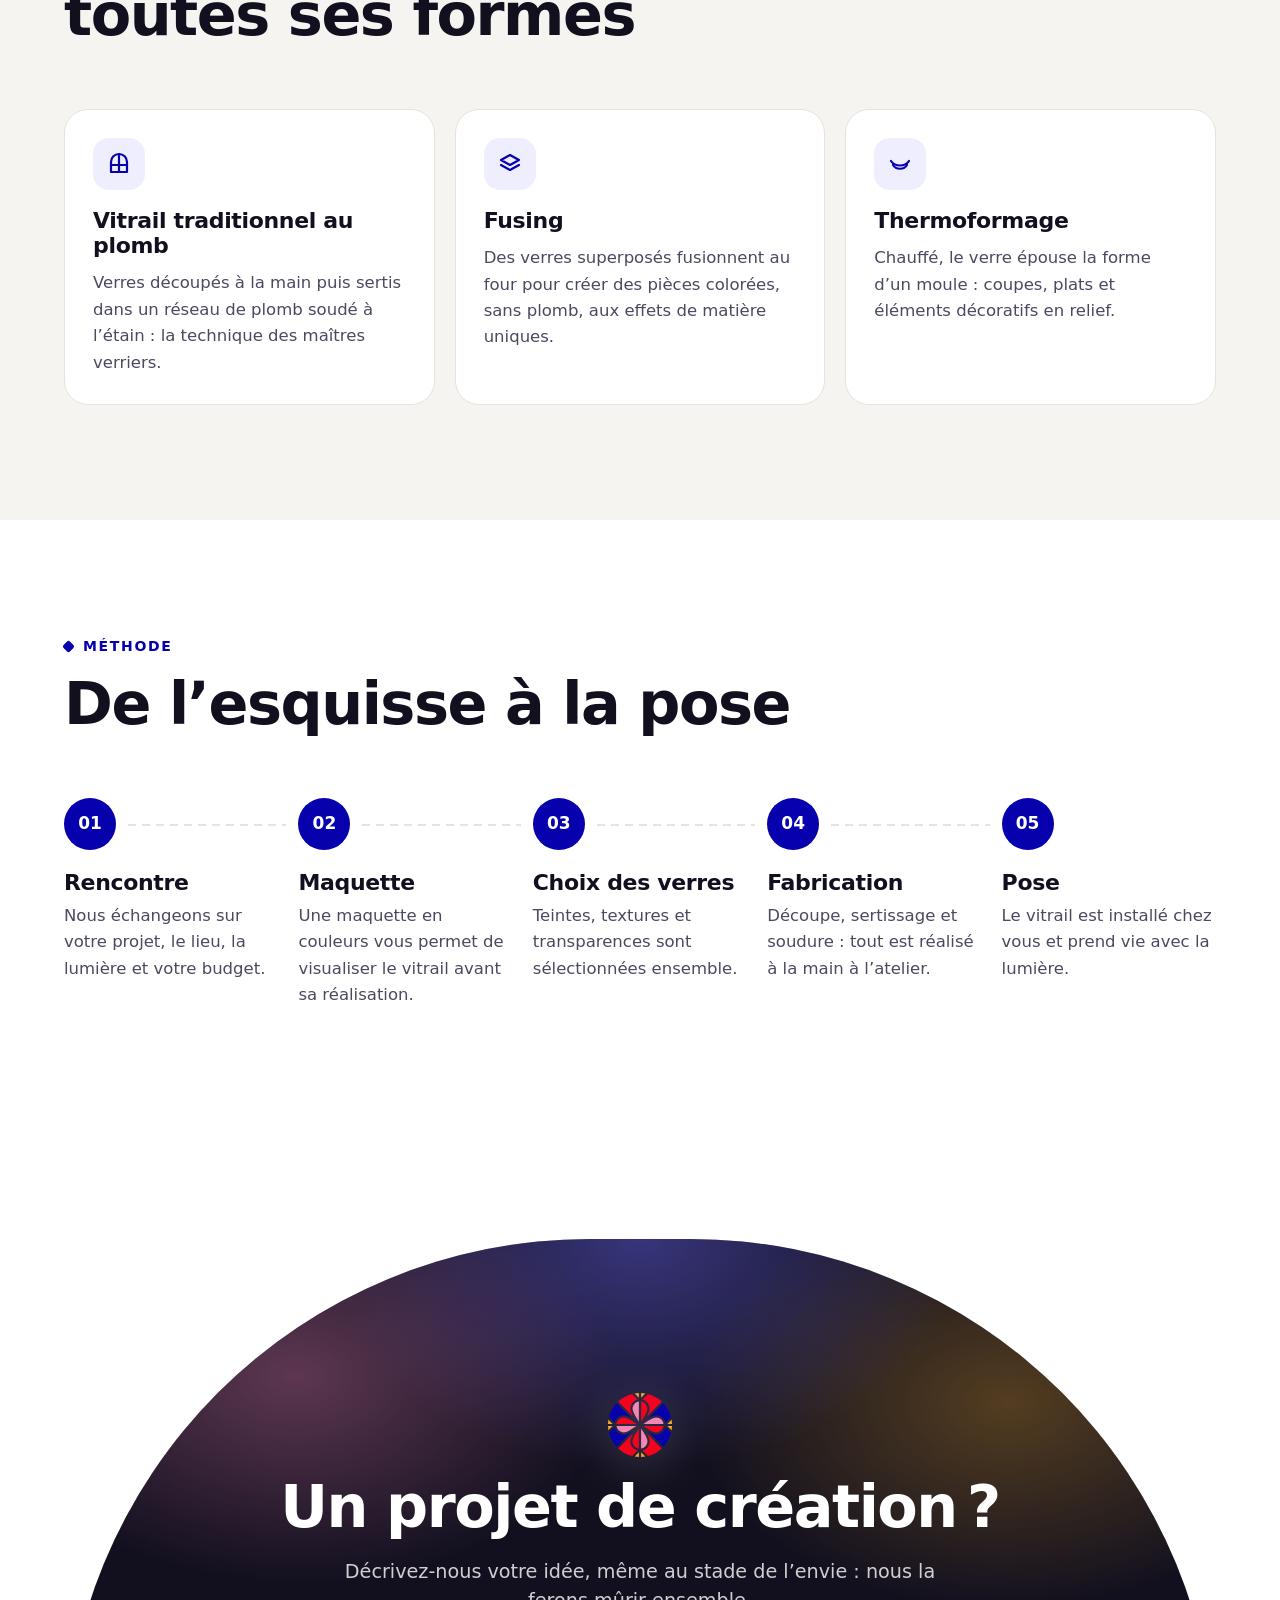
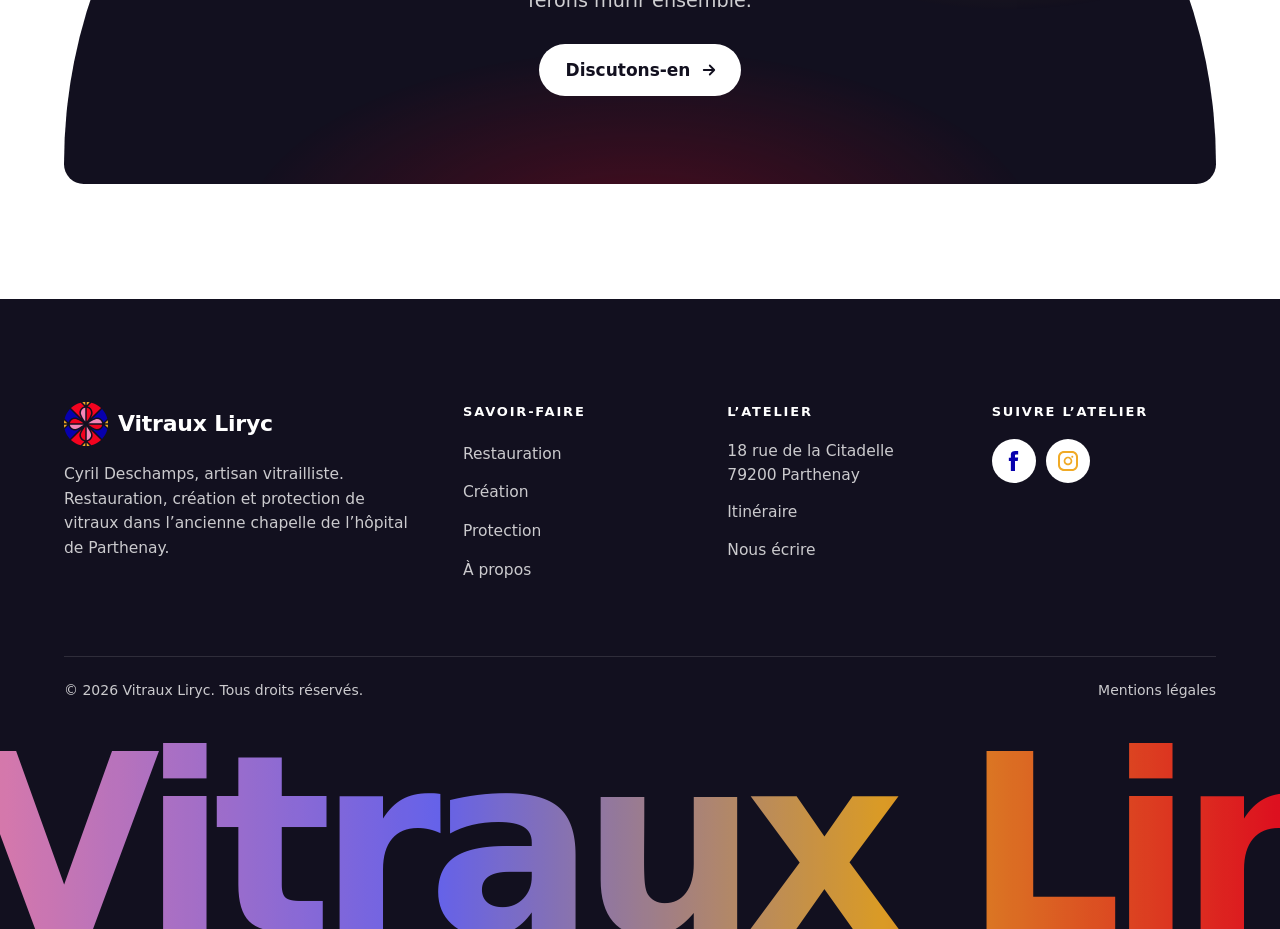
<file: creation.html>
<!doctype html>
<html lang="fr">
<head>
  <meta charset="utf-8">
  <meta name="viewport" content="width=device-width, initial-scale=1">
  <title>Création de vitraux sur mesure · Vitraux Liryc</title>
  <meta name="description" content="Création de vitraux sur mesure à Parthenay : vitrail au plomb, fusing et thermoformage pour portes, fenêtres, cloisons et pièces décoratives.">
  <meta name="theme-color" content="#12101f">
  <meta property="og:type" content="website">
  <meta property="og:locale" content="fr_FR">
  <meta property="og:site_name" content="Vitraux Liryc">
  <meta property="og:title" content="Création de vitraux sur mesure · Vitraux Liryc">
  <meta property="og:description" content="Création de vitraux sur mesure à Parthenay : vitrail au plomb, fusing et thermoformage pour portes, fenêtres, cloisons et pièces décoratives.">
  <link rel="icon" href="assets/svg/logo.svg" type="image/svg+xml">
  <link rel="preconnect" href="https://api.fontshare.com" crossorigin>
  <link rel="stylesheet" href="https://api.fontshare.com/v2/css?f[]=satoshi@500,700,900&amp;display=swap">
  <link rel="stylesheet" href="assets/css/style.css">
  <script>document.documentElement.classList.add('js')</script>
  <script src="assets/js/main.js" defer></script>
</head>
<body class="theme-bleu">
<a class="skip-link" href="#contenu">Aller au contenu</a>

<header class="site-header">
  <nav class="nav" aria-label="Navigation principale">
    <a class="brand" href="index.html"><img src="assets/svg/logo.svg" width="44" height="44" alt="">Vitraux Liryc</a>
    <ul class="nav__links">
        <li><a class="nav-link nav-link--rose" href="restauration.html">Restauration</a></li>
        <li><a class="nav-link nav-link--bleu" href="creation.html" aria-current="page">Création</a></li>
        <li><a class="nav-link nav-link--jaune" href="protection.html">Protection</a></li>
        <li><a class="nav-link nav-link--rouge" href="a-propos.html">À propos</a></li>
    </ul>
    <a class="btn btn--ink nav__cta" href="contact.html">Contact<svg viewBox="0 0 24 24" fill="none" stroke="currentColor" stroke-width="2.4" stroke-linecap="round" stroke-linejoin="round" aria-hidden="true"><path d="M5 12h14M13 6l6 6-6 6"/></svg></a>
    <button class="nav-toggle" type="button" aria-expanded="false" aria-controls="menu-mobile" aria-label="Ouvrir le menu"><span></span><span></span><span></span></button>
  </nav>
  <div class="mobile-menu" id="menu-mobile">
    <ul>
      <li><a class="nav-link nav-link--rose" href="restauration.html">Restauration</a></li>
      <li><a class="nav-link nav-link--bleu" href="creation.html" aria-current="page">Création</a></li>
      <li><a class="nav-link nav-link--jaune" href="protection.html">Protection</a></li>
      <li><a class="nav-link nav-link--rouge" href="a-propos.html">À propos</a></li>
      <li><a class="nav-link nav-link--ink" href="contact.html">Contact</a></li>
    </ul>
  </div>
</header>

<main id="contenu">
<section class="hero hero--page">
  <div class="hero__media"><img src="assets/img/creation-lumiere-hero.webp" alt="Reflets colorés d’un vitrail projetés sur une colonne de la chapelle" style="object-position: 35% 50%" fetchpriority="high"></div>
  <div class="hero__shade"></div>
  <div class="hero__light" aria-hidden="true"></div>
  <div class="container hero__inner">
    <div class="hero__content">
      <nav class="crumbs" aria-label="Fil d’Ariane"><a href="index.html">Accueil</a><span aria-hidden="true">/</span><span aria-current="page">Création</span></nav>
      <span class="pill"><span class="gem" aria-hidden="true"></span>Création</span>
      <h1 class="h1 hero__title">Façonner la lumière, sur mesure</h1>
      <p class="lead hero__lead">Des vitraux uniques, imaginés pour votre lieu et réalisés à la main à l’atelier.</p>
    </div>
  </div>
  <div class="stripe" aria-hidden="true"><i></i><i></i><i></i><i></i></div>
</section>

<section class="section">
  <div class="container split">
    <div class="prose reveal">
      <p class="eyebrow">Sur mesure</p>
      <h2 class="h2">Une œuvre pensée pour votre espace</h2>
      <p>Porte d’entrée, imposte, fenêtre, cloison, verrière ou pièce décorative : chaque création naît d’un échange sur vos envies, la lumière du lieu et son architecture.</p>
      <p>Motifs contemporains ou inspiration classique, la composition, les couleurs et les textures de verre sont choisies avec vous pour donner <strong>une personnalité unique</strong> à votre intérieur.</p>
    </div>
    <div class="split__visual reveal" style="--d:1">
      <div class="arch-frame">
<svg class="vitrail-svg" viewBox="-2 -2 100.043 146.043" aria-hidden="true" focusable="false" fill="none" stroke="currentColor" stroke-linecap="round" stroke-linejoin="round">
  <path pathLength="1" style="--i:0" d="M15.197 48.026C15.197 29.909 29.906 15.202 48.022 15.202C66.138 15.202 80.846 29.909 80.846 48.026C80.846 66.142 66.138 80.851 48.022 80.851C29.906 80.851 15.197 66.142 15.197 48.026ZM15.197 109.027C23.786 100.976 35.332 96.044 48.022 96.044C60.712 96.044 72.258 100.976 80.846 109.027L80.846 142.040L15.197 142.040L15.197 109.027ZM15.197 109.027C23.786 100.976 35.332 96.044 48.022 96.044C60.712 96.044 72.258 100.976 80.846 109.027L80.846 142.040L15.197 142.040L15.197 109.027ZM15.197 109.027C23.786 100.976 35.332 96.044 48.022 96.044C60.712 96.044 72.258 100.976 80.846 109.027L80.846 142.040L15.197 142.040L15.197 109.027ZM15.197 109.027C23.786 100.976 35.332 96.044 48.022 96.044C60.712 96.044 72.258 100.976 80.846 109.027L80.846 142.040L15.197 142.040L15.197 109.027ZM80.846 109.027L80.846 142.040L15.197 142.040L15.197 109.027C23.786 100.976 35.332 96.044 48.022 96.044C60.712 96.044 72.258 100.976 80.846 109.027Z"/>
  <path pathLength="1" style="--i:1" d="M15.194 142.042L0.000 142.042L0.059 141.671C0.691 128.818 6.388 117.287 15.194 109.034L15.194 142.042Z"/>
  <path pathLength="1" style="--i:2" d="M95.984 141.671L96.043 142.042L80.849 142.042L80.849 109.034C89.656 117.287 95.352 128.818 95.984 141.671Z"/>
  <path pathLength="1" style="--i:3" d="M96.042 102.971L96.042 141.676L95.983 141.676C95.351 128.820 89.654 117.286 80.847 109.031C72.258 100.978 60.712 96.045 48.021 96.045C35.332 96.045 23.784 100.978 15.195 109.031C6.389 117.286 0.693 128.820 0.061 141.676L0.002 141.676L0.002 102.971C4.343 97.905 9.470 93.532 15.195 90.043C16.853 89.032 18.561 88.096 20.315 87.238C28.683 83.147 38.086 80.849 48.021 80.849C57.957 80.849 67.359 83.147 75.728 87.238C77.481 88.096 79.189 89.032 80.847 90.043C86.572 93.532 91.701 97.905 96.042 102.971Z"/>
  <path pathLength="1" style="--i:4" d="M48.019 -0.003L48.021 -0.003C56.626 -0.003 64.993 2.307 72.292 6.582C79.370 10.740 85.290 16.659 89.449 23.735C93.729 31.038 96.042 39.411 96.042 48.020L96.042 102.970C91.701 97.904 86.572 93.531 80.847 90.042L80.847 48.020C80.847 29.901 66.139 15.191 48.021 15.191C29.904 15.191 15.195 29.901 15.195 48.020L15.195 90.042C9.470 93.531 4.343 97.904 0.002 102.970L0.002 48.020C0.002 39.411 2.314 31.038 6.594 23.735C10.753 16.659 16.673 10.740 23.750 6.582C31.049 2.307 39.415 -0.003 48.019 -0.003Z"/>
  <path pathLength="1" style="--i:5" d="M48.022 65.651C57.760 65.651 65.654 57.756 65.654 48.018C65.654 38.279 57.760 30.384 48.022 30.384C38.283 30.384 30.389 38.279 30.389 48.018C30.389 57.756 38.283 65.651 48.022 65.651Z"/>
  <path pathLength="1" style="--i:6" d="M71.205 71.207L60.479 60.481"/>
  <path pathLength="1" style="--i:7" d="M15.194 48.011L0.010 48.011"/>
  <path pathLength="1" style="--i:8" d="M71.216 24.815L60.478 35.553"/>
  <path pathLength="1" style="--i:9" d="M48.022 0.000L48.022 15.198"/>
  <path pathLength="1" style="--i:10" d="M35.539 35.537L24.805 24.803"/>
  <path pathLength="1" style="--i:11" d="M96.043 48.011L80.859 48.011"/>
  <path pathLength="1" style="--i:12" d="M35.538 60.498L24.816 71.219"/>
  <path pathLength="1" style="--i:13" d="M48.021 96.049L15.204 141.675"/>
  <path pathLength="1" style="--i:14" d="M48.022 96.049L80.839 141.675"/>
  <path pathLength="1" style="--i:15" d="M48.022 141.675L74.740 104.515"/>
  <path pathLength="1" style="--i:16" d="M48.021 141.675L21.303 104.515"/>
</svg>
      </div>
    </div>
  </div>
</section>

<section class="section section--pierre">
  <div class="container">
    <div class="section-head section-head--stack">
      <div class="section-head__title reveal">
        <p class="eyebrow">Techniques</p>
        <h2 class="h2">Le verre sous toutes ses formes</h2>
      </div>
    </div>
    <ul class="tiles">
      <li class="tile reveal" style="--d:0">
        <span class="tile__icon"><svg viewBox="0 0 24 24" fill="none" stroke="currentColor" stroke-width="2.2" stroke-linecap="round" stroke-linejoin="round" aria-hidden="true"><path d="M4 20V10a8 8 0 0 1 16 0v10z"/><path d="M12 2v18M4 13h16"/></svg></span>
        <h3 class="h3">Vitrail traditionnel au plomb</h3>
        <p>Verres découpés à la main puis sertis dans un réseau de plomb soudé à l’étain : la technique des maîtres verriers.</p>
      </li>
      <li class="tile reveal" style="--d:1">
        <span class="tile__icon"><svg viewBox="0 0 24 24" fill="none" stroke="currentColor" stroke-width="2.2" stroke-linecap="round" stroke-linejoin="round" aria-hidden="true"><path d="m12 3 9 5-9 5-9-5z"/><path d="m3 13 9 5 9-5"/></svg></span>
        <h3 class="h3">Fusing</h3>
        <p>Des verres superposés fusionnent au four pour créer des pièces colorées, sans plomb, aux effets de matière uniques.</p>
      </li>
      <li class="tile reveal" style="--d:2">
        <span class="tile__icon"><svg viewBox="0 0 24 24" fill="none" stroke="currentColor" stroke-width="2.2" stroke-linecap="round" stroke-linejoin="round" aria-hidden="true"><path d="M3 9c4 6 14 6 18 0"/><path d="M5 13c3 5 11 5 14 0"/></svg></span>
        <h3 class="h3">Thermoformage</h3>
        <p>Chauffé, le verre épouse la forme d’un moule : coupes, plats et éléments décoratifs en relief.</p>
      </li>
    </ul>
  </div>
</section>

<section class="section">
  <div class="container">
    <div class="section-head section-head--stack">
      <div class="section-head__title reveal">
        <p class="eyebrow">Méthode</p>
        <h2 class="h2">De l’esquisse à la pose</h2>
      </div>
    </div>
    <ol class="steps">
      <li class="reveal" style="--d:0"><h3 class="h3">Rencontre</h3><p>Nous échangeons sur votre projet, le lieu, la lumière et votre budget.</p></li>
      <li class="reveal" style="--d:1"><h3 class="h3">Maquette</h3><p>Une maquette en couleurs vous permet de visualiser le vitrail avant sa réalisation.</p></li>
      <li class="reveal" style="--d:2"><h3 class="h3">Choix des verres</h3><p>Teintes, textures et transparences sont sélectionnées ensemble.</p></li>
      <li class="reveal" style="--d:3"><h3 class="h3">Fabrication</h3><p>Découpe, sertissage et soudure : tout est réalisé à la main à l’atelier.</p></li>
      <li class="reveal" style="--d:4"><h3 class="h3">Pose</h3><p>Le vitrail est installé chez vous et prend vie avec la lumière.</p></li>
    </ol>
  </div>
</section>

<section class="cta">
  <div class="container">
    <div class="cta__box reveal">
      <img class="cta__logo" src="assets/svg/logo.svg" width="64" height="64" alt="">
      <h2 class="h2 text-balance">Un projet de création ?</h2>
      <p class="lead">Décrivez-nous votre idée, même au stade de l’envie : nous la ferons mûrir ensemble.</p>
      <div class="btn-row">
        <a class="btn btn--light" href="contact.html?sujet=creation">Discutons-en<svg viewBox="0 0 24 24" fill="none" stroke="currentColor" stroke-width="2.4" stroke-linecap="round" stroke-linejoin="round" aria-hidden="true"><path d="M5 12h14M13 6l6 6-6 6"/></svg></a>
      </div>
    </div>
  </div>
</section>
</main>

<footer class="site-footer">
  <div class="container site-footer__inner">
    <div class="footer-grid">
      <div class="footer-brand">
        <a class="brand" href="index.html"><img src="assets/svg/logo.svg" width="44" height="44" alt="">Vitraux Liryc</a>
        <p>Cyril Deschamps, artisan vitrailliste. Restauration, création et protection de vitraux dans l’ancienne chapelle de l’hôpital de Parthenay.</p>
      </div>
      <nav class="footer-col" aria-label="Pied de page">
        <h2>Savoir-faire</h2>
        <ul>
          <li><a href="restauration.html">Restauration</a></li>
          <li><a href="creation.html">Création</a></li>
          <li><a href="protection.html">Protection</a></li>
          <li><a href="a-propos.html">À propos</a></li>
        </ul>
      </nav>
      <div class="footer-col">
        <h2>L’atelier</h2>
        <address>18 rue de la Citadelle<br>79200 Parthenay</address>
        <ul style="margin-top:10px">
          <li><a href="https://www.google.com/maps/search/?api=1&query=18+rue+de+la+Citadelle+79200+Parthenay" target="_blank" rel="noopener">Itinéraire</a></li>
          <li><a href="contact.html">Nous écrire</a></li>
        </ul>
      </div>
      <div class="footer-col">
        <h2>Suivre l’atelier</h2>
        <div class="socials">
          <a href="https://www.facebook.com/vitrauxLiryc" target="_blank" rel="noopener" aria-label="Facebook (nouvel onglet)"><img src="assets/svg/facebook.svg" width="21" height="20" alt=""></a>
          <a href="https://www.instagram.com/vitraux_liryc/" target="_blank" rel="noopener" aria-label="Instagram (nouvel onglet)"><img src="assets/svg/instagram.svg" width="20" height="20" alt=""></a>
          <!-- À COMPLÉTER : liens YouTube et LinkedIn (icônes déjà prêtes)
          <a href="https://www.youtube.com/…" target="_blank" rel="noopener" aria-label="YouTube"><img src="assets/svg/youtube.svg" width="20" height="14" alt=""></a>
          <a href="https://www.linkedin.com/…" target="_blank" rel="noopener" aria-label="LinkedIn"><img src="assets/svg/linkedin.svg" width="20" height="19" alt=""></a>
          -->
        </div>
      </div>
    </div>
    <div class="footer-bottom">
      <p>© <span data-year>2026</span> Vitraux Liryc. Tous droits réservés.</p>
      <a href="mentions-legales.html">Mentions légales</a>
    </div>
  </div>
  <span class="wordmark" aria-hidden="true">Vitraux Liryc</span>
</footer>
</body>
</html>
</file>
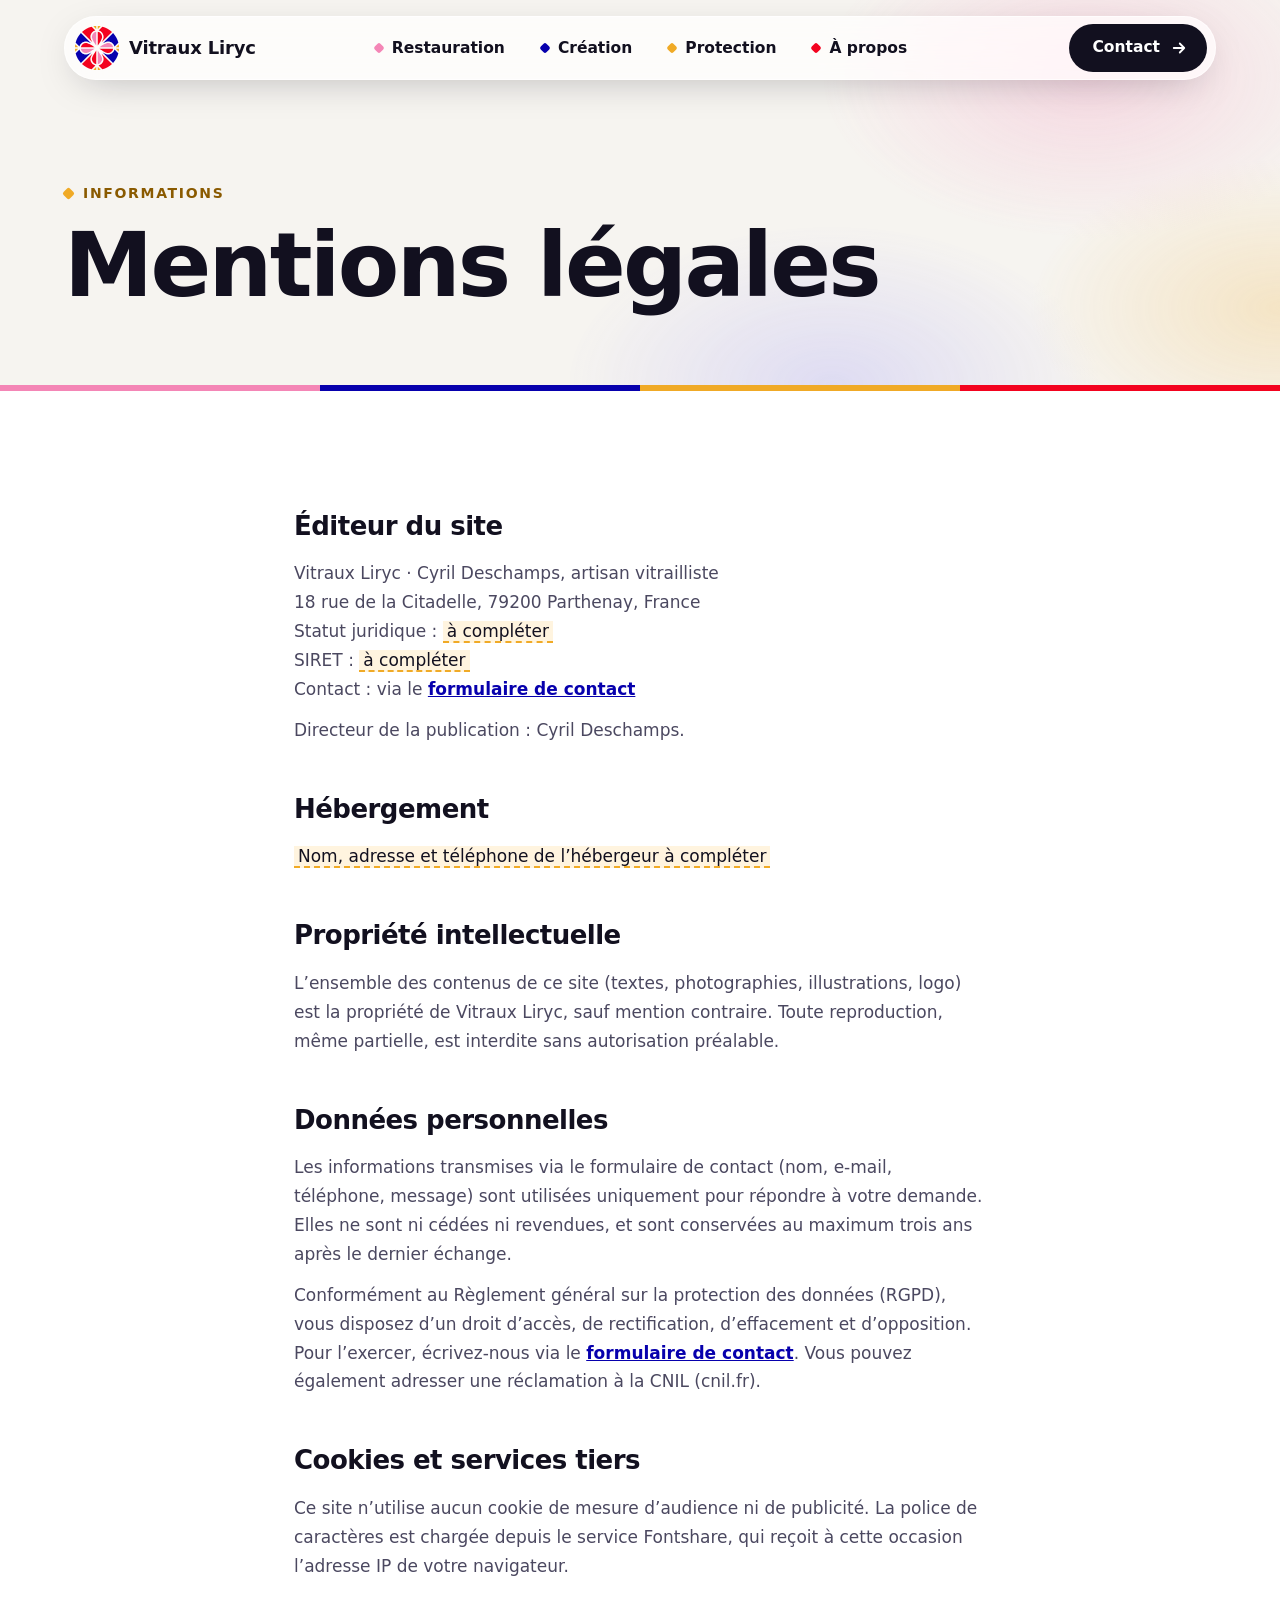
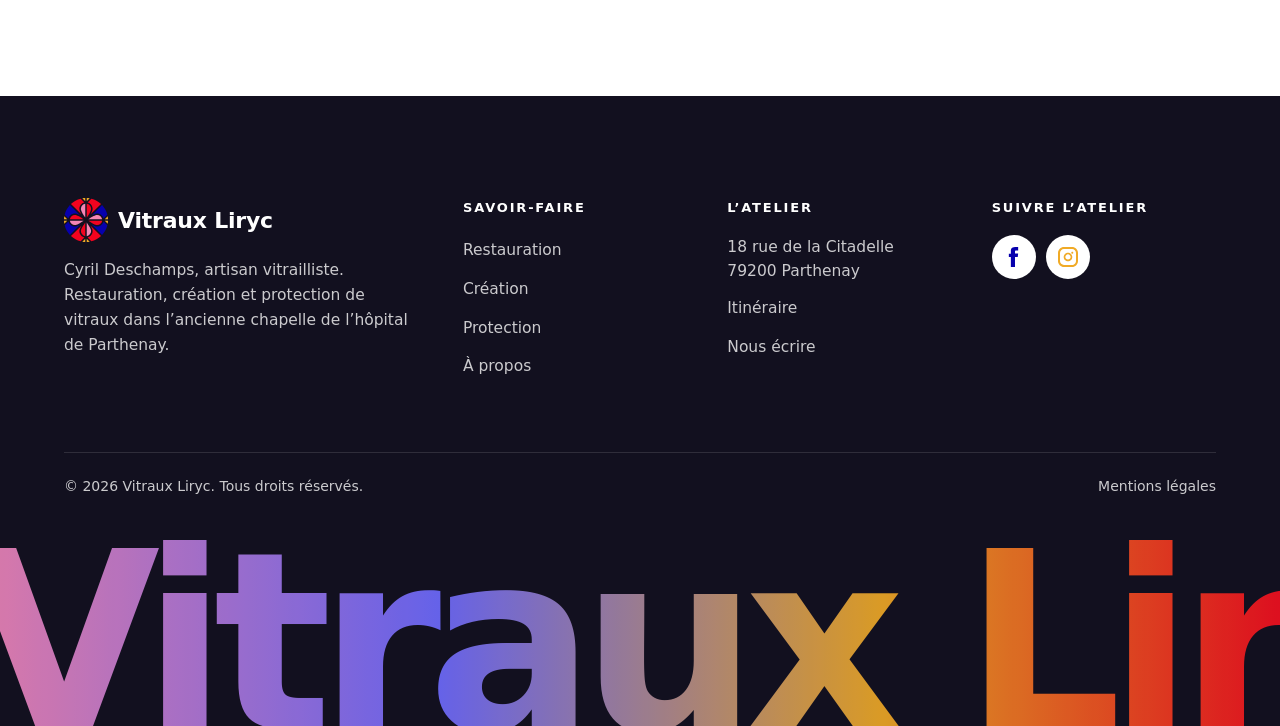
<file: mentions-legales.html>
<!doctype html>
<html lang="fr">
<head>
  <meta charset="utf-8">
  <meta name="viewport" content="width=device-width, initial-scale=1">
  <title>Mentions légales · Vitraux Liryc</title>
  <meta name="description" content="Mentions légales et politique de confidentialité du site Vitraux Liryc.">
  <meta name="theme-color" content="#12101f">
  <meta property="og:type" content="website">
  <meta property="og:locale" content="fr_FR">
  <meta property="og:site_name" content="Vitraux Liryc">
  <meta property="og:title" content="Mentions légales · Vitraux Liryc">
  <meta property="og:description" content="Mentions légales et politique de confidentialité du site Vitraux Liryc.">
  <link rel="icon" href="assets/svg/logo.svg" type="image/svg+xml">
  <link rel="preconnect" href="https://api.fontshare.com" crossorigin>
  <link rel="stylesheet" href="https://api.fontshare.com/v2/css?f[]=satoshi@500,700,900&amp;display=swap">
  <link rel="stylesheet" href="assets/css/style.css">
  <script>document.documentElement.classList.add('js')</script>
  <script src="assets/js/main.js" defer></script>
</head>
<body class="theme-jaune">
<a class="skip-link" href="#contenu">Aller au contenu</a>

<header class="site-header">
  <nav class="nav" aria-label="Navigation principale">
    <a class="brand" href="index.html"><img src="assets/svg/logo.svg" width="44" height="44" alt="">Vitraux Liryc</a>
    <ul class="nav__links">
        <li><a class="nav-link nav-link--rose" href="restauration.html">Restauration</a></li>
        <li><a class="nav-link nav-link--bleu" href="creation.html">Création</a></li>
        <li><a class="nav-link nav-link--jaune" href="protection.html">Protection</a></li>
        <li><a class="nav-link nav-link--rouge" href="a-propos.html">À propos</a></li>
    </ul>
    <a class="btn btn--ink nav__cta" href="contact.html">Contact<svg viewBox="0 0 24 24" fill="none" stroke="currentColor" stroke-width="2.4" stroke-linecap="round" stroke-linejoin="round" aria-hidden="true"><path d="M5 12h14M13 6l6 6-6 6"/></svg></a>
    <button class="nav-toggle" type="button" aria-expanded="false" aria-controls="menu-mobile" aria-label="Ouvrir le menu"><span></span><span></span><span></span></button>
  </nav>
  <div class="mobile-menu" id="menu-mobile">
    <ul>
      <li><a class="nav-link nav-link--rose" href="restauration.html">Restauration</a></li>
      <li><a class="nav-link nav-link--bleu" href="creation.html">Création</a></li>
      <li><a class="nav-link nav-link--jaune" href="protection.html">Protection</a></li>
      <li><a class="nav-link nav-link--rouge" href="a-propos.html">À propos</a></li>
      <li><a class="nav-link nav-link--ink" href="contact.html">Contact</a></li>
    </ul>
  </div>
</header>

<main id="contenu">
<section class="page-head">
  <div class="container page-head__inner">
    <p class="eyebrow">Informations</p>
    <h1 class="h1">Mentions légales</h1>
  </div>
</section>
<div class="stripes" aria-hidden="true"><i></i><i></i><i></i><i></i></div>

<section class="section">
  <div class="container legal">
    <section>
      <h2>Éditeur du site</h2>
      <p>Vitraux Liryc · Cyril Deschamps, artisan vitrailliste<br>
      18 rue de la Citadelle, 79200 Parthenay, France<br>
      Statut juridique : <span class="todo">à compléter</span><br>
      SIRET : <span class="todo">à compléter</span><br>
      Contact : via le <a href="contact.html">formulaire de contact</a></p>
      <p>Directeur de la publication : Cyril Deschamps.</p>
    </section>
    <section>
      <h2>Hébergement</h2>
      <p><span class="todo">Nom, adresse et téléphone de l’hébergeur à compléter</span></p>
    </section>
    <section>
      <h2>Propriété intellectuelle</h2>
      <p>L’ensemble des contenus de ce site (textes, photographies, illustrations, logo) est la propriété de Vitraux Liryc, sauf mention contraire. Toute reproduction, même partielle, est interdite sans autorisation préalable.</p>
    </section>
    <section id="donnees">
      <h2>Données personnelles</h2>
      <p>Les informations transmises via le formulaire de contact (nom, e-mail, téléphone, message) sont utilisées uniquement pour répondre à votre demande. Elles ne sont ni cédées ni revendues, et sont conservées au maximum trois ans après le dernier échange.</p>
      <p>Conformément au Règlement général sur la protection des données (RGPD), vous disposez d’un droit d’accès, de rectification, d’effacement et d’opposition. Pour l’exercer, écrivez-nous via le <a href="contact.html">formulaire de contact</a>. Vous pouvez également adresser une réclamation à la CNIL (cnil.fr).</p>
    </section>
    <section>
      <h2>Cookies et services tiers</h2>
      <p>Ce site n’utilise aucun cookie de mesure d’audience ni de publicité. La police de caractères est chargée depuis le service Fontshare, qui reçoit à cette occasion l’adresse IP de votre navigateur.</p>
    </section>
  </div>
</section>
</main>

<footer class="site-footer">
  <div class="container site-footer__inner">
    <div class="footer-grid">
      <div class="footer-brand">
        <a class="brand" href="index.html"><img src="assets/svg/logo.svg" width="44" height="44" alt="">Vitraux Liryc</a>
        <p>Cyril Deschamps, artisan vitrailliste. Restauration, création et protection de vitraux dans l’ancienne chapelle de l’hôpital de Parthenay.</p>
      </div>
      <nav class="footer-col" aria-label="Pied de page">
        <h2>Savoir-faire</h2>
        <ul>
          <li><a href="restauration.html">Restauration</a></li>
          <li><a href="creation.html">Création</a></li>
          <li><a href="protection.html">Protection</a></li>
          <li><a href="a-propos.html">À propos</a></li>
        </ul>
      </nav>
      <div class="footer-col">
        <h2>L’atelier</h2>
        <address>18 rue de la Citadelle<br>79200 Parthenay</address>
        <ul style="margin-top:10px">
          <li><a href="https://www.google.com/maps/search/?api=1&query=18+rue+de+la+Citadelle+79200+Parthenay" target="_blank" rel="noopener">Itinéraire</a></li>
          <li><a href="contact.html">Nous écrire</a></li>
        </ul>
      </div>
      <div class="footer-col">
        <h2>Suivre l’atelier</h2>
        <div class="socials">
          <a href="https://www.facebook.com/vitrauxLiryc" target="_blank" rel="noopener" aria-label="Facebook (nouvel onglet)"><img src="assets/svg/facebook.svg" width="21" height="20" alt=""></a>
          <a href="https://www.instagram.com/vitraux_liryc/" target="_blank" rel="noopener" aria-label="Instagram (nouvel onglet)"><img src="assets/svg/instagram.svg" width="20" height="20" alt=""></a>
          <!-- À COMPLÉTER : liens YouTube et LinkedIn (icônes déjà prêtes)
          <a href="https://www.youtube.com/…" target="_blank" rel="noopener" aria-label="YouTube"><img src="assets/svg/youtube.svg" width="20" height="14" alt=""></a>
          <a href="https://www.linkedin.com/…" target="_blank" rel="noopener" aria-label="LinkedIn"><img src="assets/svg/linkedin.svg" width="20" height="19" alt=""></a>
          -->
        </div>
      </div>
    </div>
    <div class="footer-bottom">
      <p>© <span data-year>2026</span> Vitraux Liryc. Tous droits réservés.</p>
      <a href="mentions-legales.html">Mentions légales</a>
    </div>
  </div>
  <span class="wordmark" aria-hidden="true">Vitraux Liryc</span>
</footer>
</body>
</html>
</file>
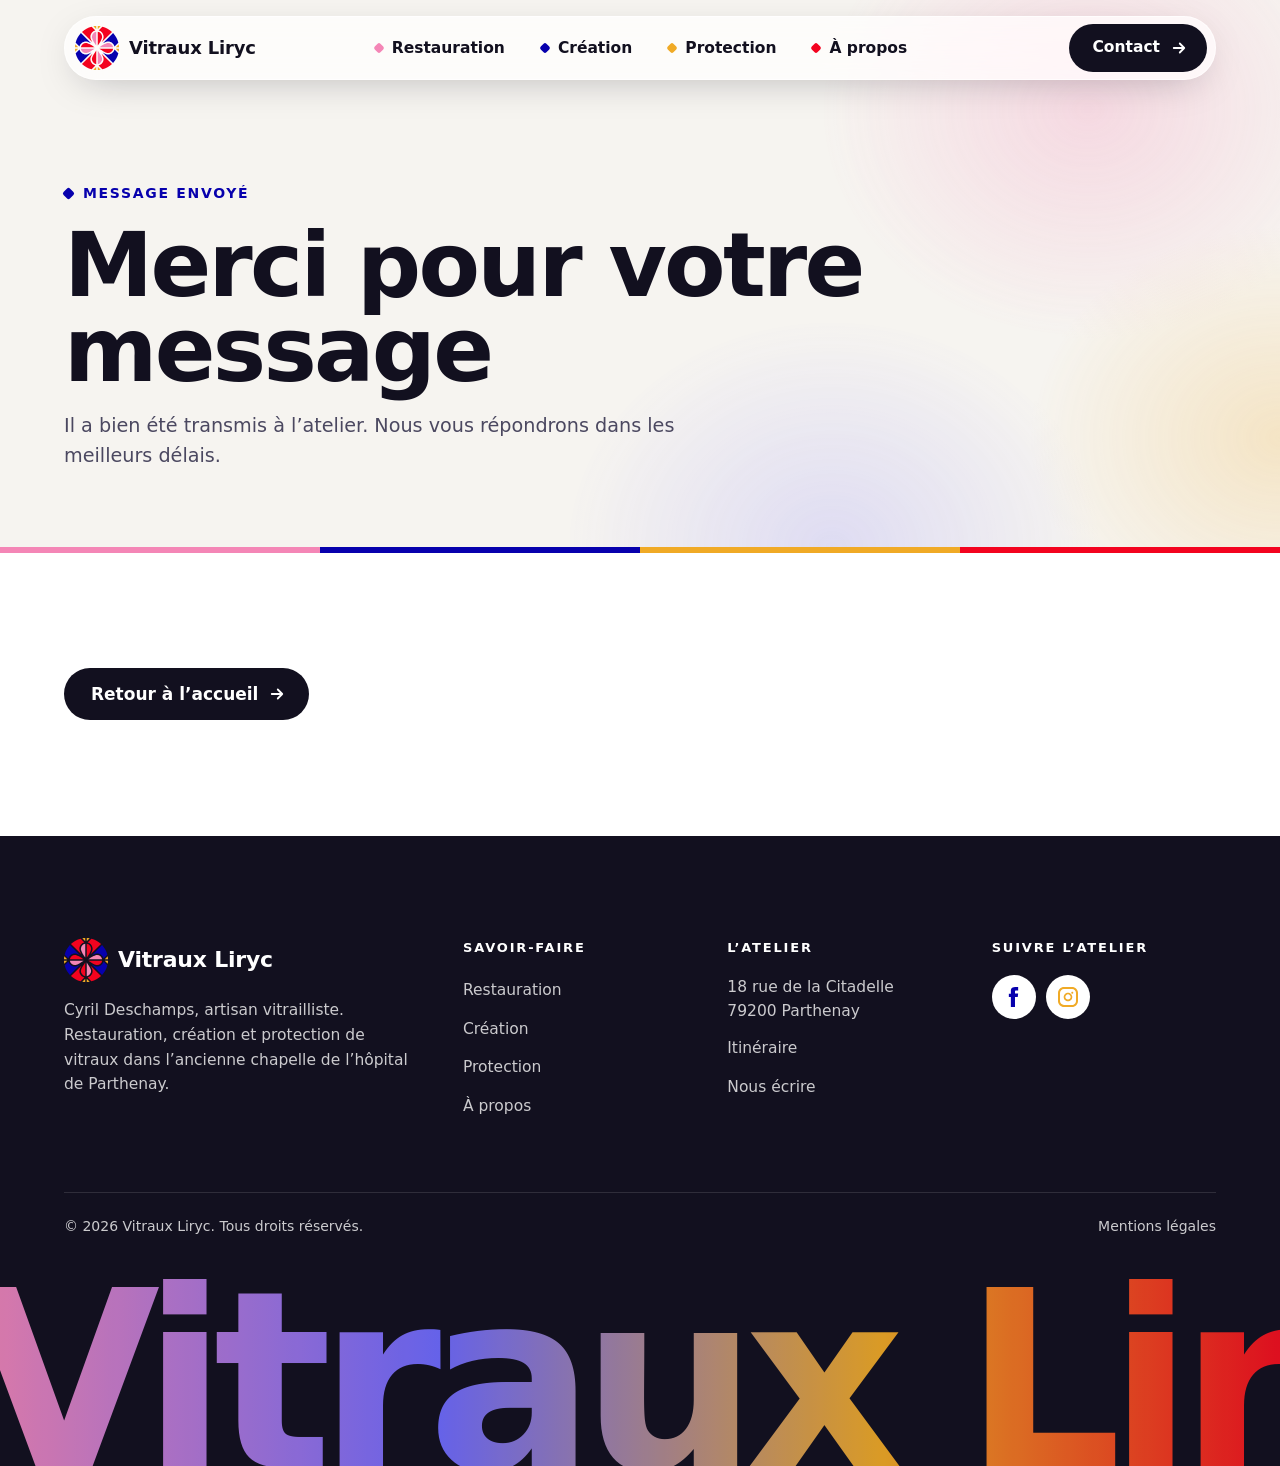
<file: merci.html>
<!doctype html>
<html lang="fr">
<head>
  <meta charset="utf-8">
  <meta name="viewport" content="width=device-width, initial-scale=1">
  <title>Message envoyé · Vitraux Liryc</title>
  <meta name="description" content="Votre message a bien été envoyé à Vitraux Liryc.">
  <meta name="theme-color" content="#12101f">
  <meta property="og:type" content="website">
  <meta property="og:locale" content="fr_FR">
  <meta property="og:site_name" content="Vitraux Liryc">
  <meta property="og:title" content="Message envoyé · Vitraux Liryc">
  <meta property="og:description" content="Votre message a bien été envoyé à Vitraux Liryc.">
  <link rel="icon" href="assets/svg/logo.svg" type="image/svg+xml">
  <link rel="preconnect" href="https://api.fontshare.com" crossorigin>
  <link rel="stylesheet" href="https://api.fontshare.com/v2/css?f[]=satoshi@500,700,900&amp;display=swap">
  <link rel="stylesheet" href="assets/css/style.css">
  <script>document.documentElement.classList.add('js')</script>
  <script src="assets/js/main.js" defer></script>
</head>
<body class="theme-bleu">
<a class="skip-link" href="#contenu">Aller au contenu</a>

<header class="site-header">
  <nav class="nav" aria-label="Navigation principale">
    <a class="brand" href="index.html"><img src="assets/svg/logo.svg" width="44" height="44" alt="">Vitraux Liryc</a>
    <ul class="nav__links">
        <li><a class="nav-link nav-link--rose" href="restauration.html">Restauration</a></li>
        <li><a class="nav-link nav-link--bleu" href="creation.html">Création</a></li>
        <li><a class="nav-link nav-link--jaune" href="protection.html">Protection</a></li>
        <li><a class="nav-link nav-link--rouge" href="a-propos.html">À propos</a></li>
    </ul>
    <a class="btn btn--ink nav__cta" href="contact.html">Contact<svg viewBox="0 0 24 24" fill="none" stroke="currentColor" stroke-width="2.4" stroke-linecap="round" stroke-linejoin="round" aria-hidden="true"><path d="M5 12h14M13 6l6 6-6 6"/></svg></a>
    <button class="nav-toggle" type="button" aria-expanded="false" aria-controls="menu-mobile" aria-label="Ouvrir le menu"><span></span><span></span><span></span></button>
  </nav>
  <div class="mobile-menu" id="menu-mobile">
    <ul>
      <li><a class="nav-link nav-link--rose" href="restauration.html">Restauration</a></li>
      <li><a class="nav-link nav-link--bleu" href="creation.html">Création</a></li>
      <li><a class="nav-link nav-link--jaune" href="protection.html">Protection</a></li>
      <li><a class="nav-link nav-link--rouge" href="a-propos.html">À propos</a></li>
      <li><a class="nav-link nav-link--ink" href="contact.html">Contact</a></li>
    </ul>
  </div>
</header>

<main id="contenu">
<section class="page-head">
  <div class="container page-head__inner">
    <p class="eyebrow">Message envoyé</p>
    <h1 class="h1">Merci pour votre message</h1>
    <p class="lead">Il a bien été transmis à l’atelier. Nous vous répondrons dans les meilleurs délais.</p>
  </div>
</section>
<div class="stripes" aria-hidden="true"><i></i><i></i><i></i><i></i></div>

<section class="section">
  <div class="container"><a class="btn btn--ink" href="index.html">Retour à l’accueil<svg viewBox="0 0 24 24" fill="none" stroke="currentColor" stroke-width="2.4" stroke-linecap="round" stroke-linejoin="round" aria-hidden="true"><path d="M5 12h14M13 6l6 6-6 6"/></svg></a></div>
</section>
</main>

<footer class="site-footer">
  <div class="container site-footer__inner">
    <div class="footer-grid">
      <div class="footer-brand">
        <a class="brand" href="index.html"><img src="assets/svg/logo.svg" width="44" height="44" alt="">Vitraux Liryc</a>
        <p>Cyril Deschamps, artisan vitrailliste. Restauration, création et protection de vitraux dans l’ancienne chapelle de l’hôpital de Parthenay.</p>
      </div>
      <nav class="footer-col" aria-label="Pied de page">
        <h2>Savoir-faire</h2>
        <ul>
          <li><a href="restauration.html">Restauration</a></li>
          <li><a href="creation.html">Création</a></li>
          <li><a href="protection.html">Protection</a></li>
          <li><a href="a-propos.html">À propos</a></li>
        </ul>
      </nav>
      <div class="footer-col">
        <h2>L’atelier</h2>
        <address>18 rue de la Citadelle<br>79200 Parthenay</address>
        <ul style="margin-top:10px">
          <li><a href="https://www.google.com/maps/search/?api=1&query=18+rue+de+la+Citadelle+79200+Parthenay" target="_blank" rel="noopener">Itinéraire</a></li>
          <li><a href="contact.html">Nous écrire</a></li>
        </ul>
      </div>
      <div class="footer-col">
        <h2>Suivre l’atelier</h2>
        <div class="socials">
          <a href="https://www.facebook.com/vitrauxLiryc" target="_blank" rel="noopener" aria-label="Facebook (nouvel onglet)"><img src="assets/svg/facebook.svg" width="21" height="20" alt=""></a>
          <a href="https://www.instagram.com/vitraux_liryc/" target="_blank" rel="noopener" aria-label="Instagram (nouvel onglet)"><img src="assets/svg/instagram.svg" width="20" height="20" alt=""></a>
          <!-- À COMPLÉTER : liens YouTube et LinkedIn (icônes déjà prêtes)
          <a href="https://www.youtube.com/…" target="_blank" rel="noopener" aria-label="YouTube"><img src="assets/svg/youtube.svg" width="20" height="14" alt=""></a>
          <a href="https://www.linkedin.com/…" target="_blank" rel="noopener" aria-label="LinkedIn"><img src="assets/svg/linkedin.svg" width="20" height="19" alt=""></a>
          -->
        </div>
      </div>
    </div>
    <div class="footer-bottom">
      <p>© <span data-year>2026</span> Vitraux Liryc. Tous droits réservés.</p>
      <a href="mentions-legales.html">Mentions légales</a>
    </div>
  </div>
  <span class="wordmark" aria-hidden="true">Vitraux Liryc</span>
</footer>
</body>
</html>
</file>
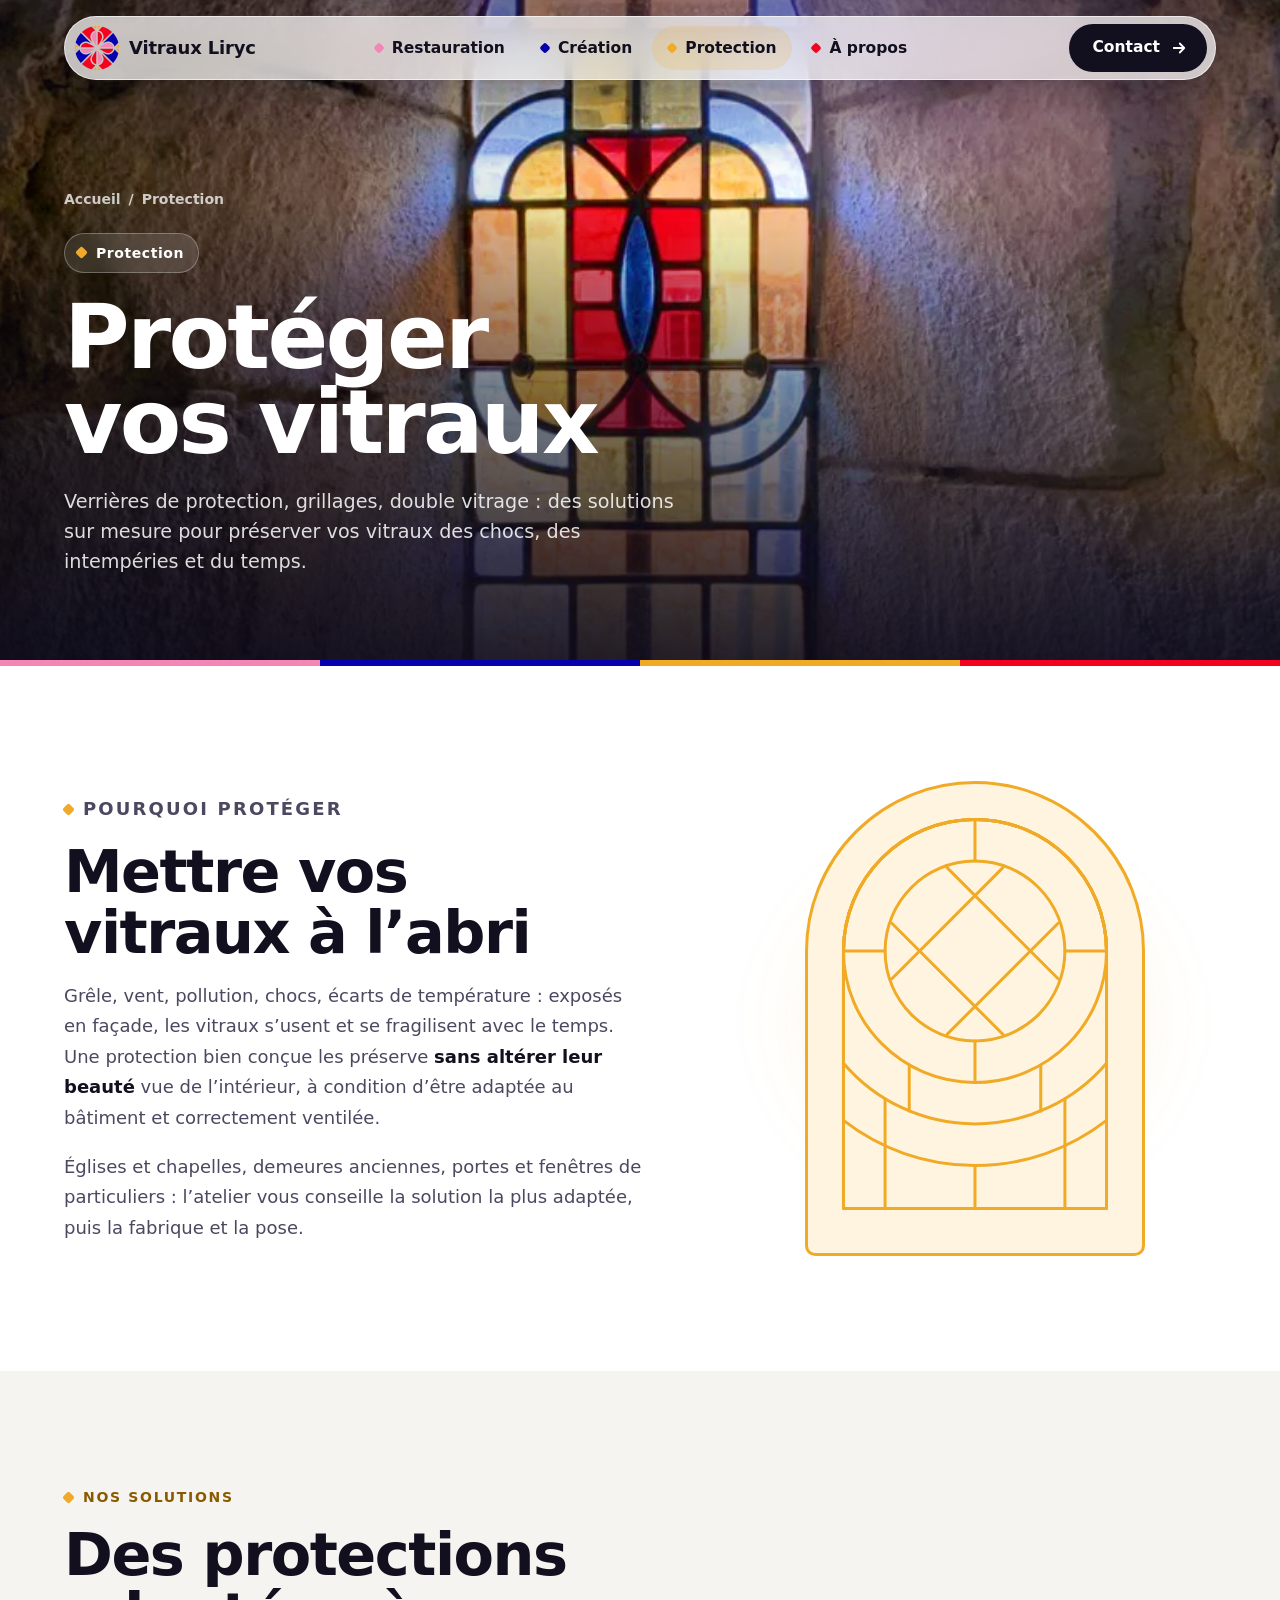
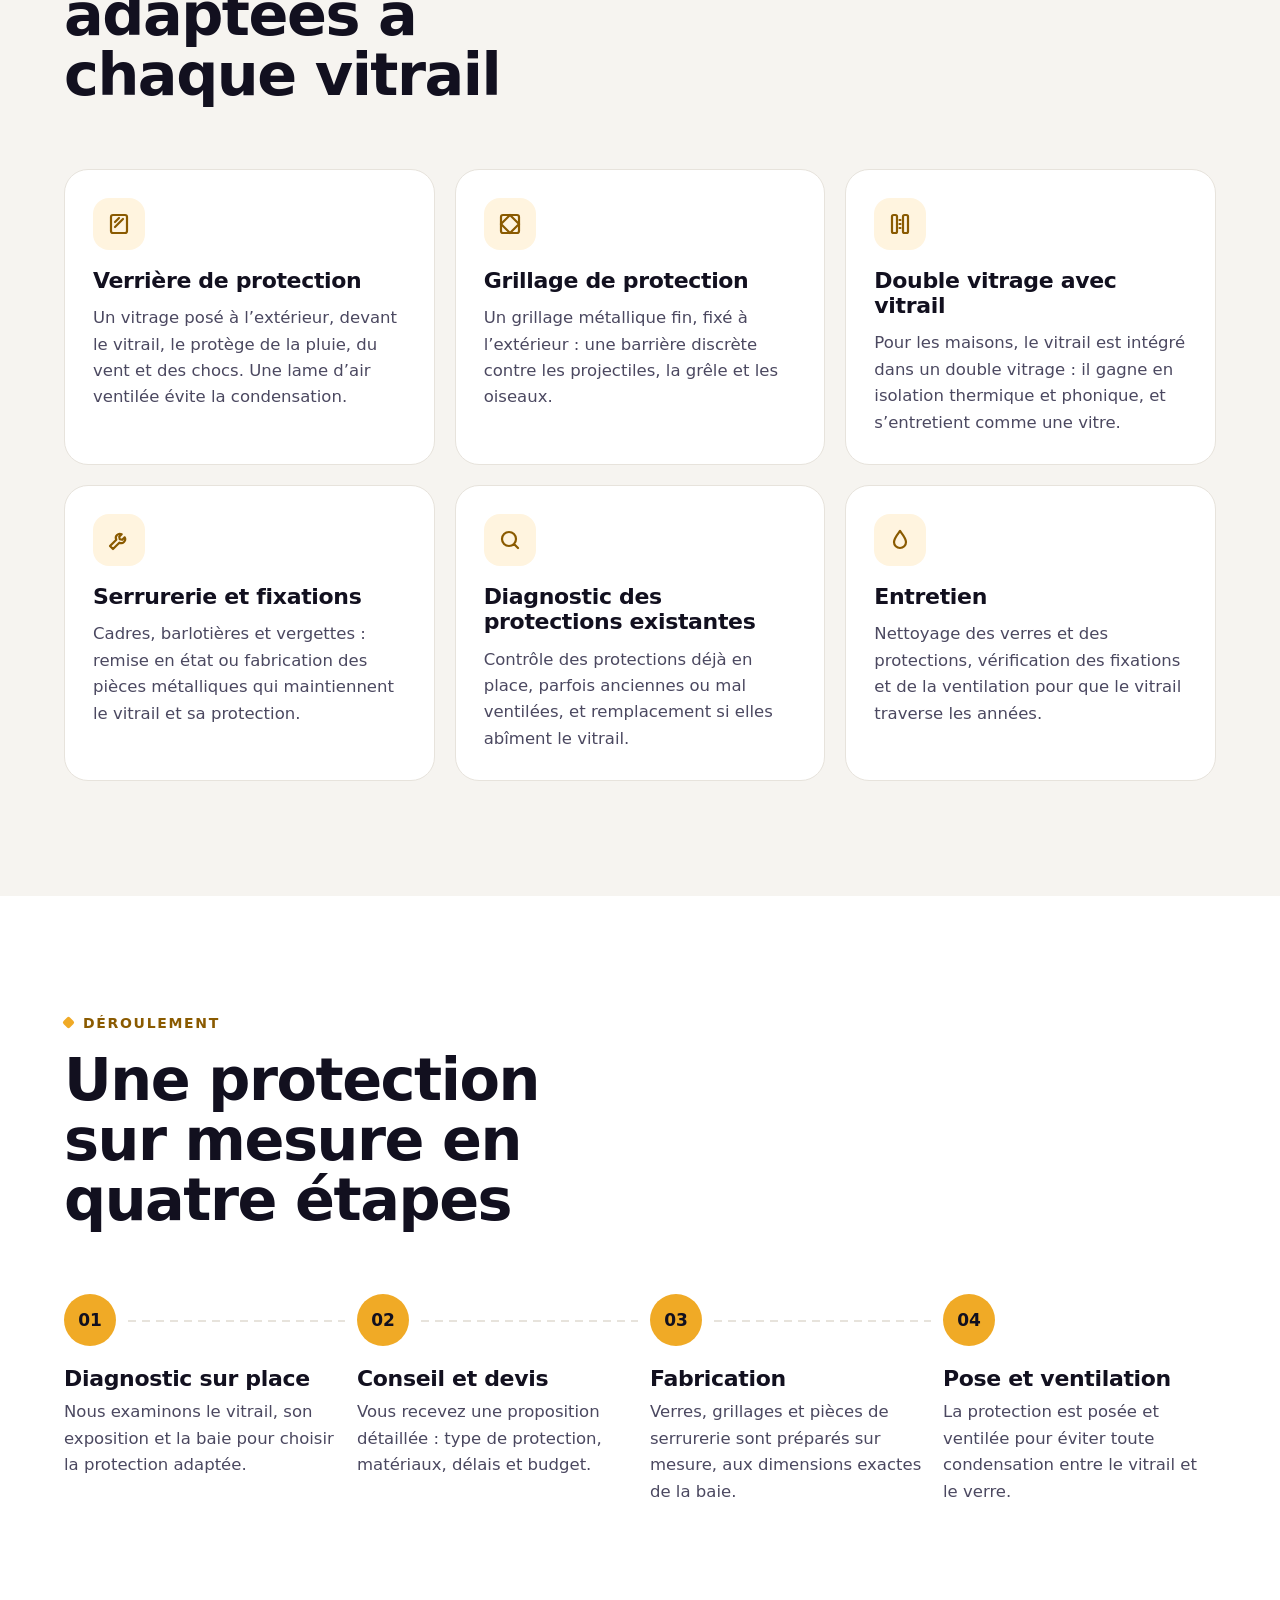
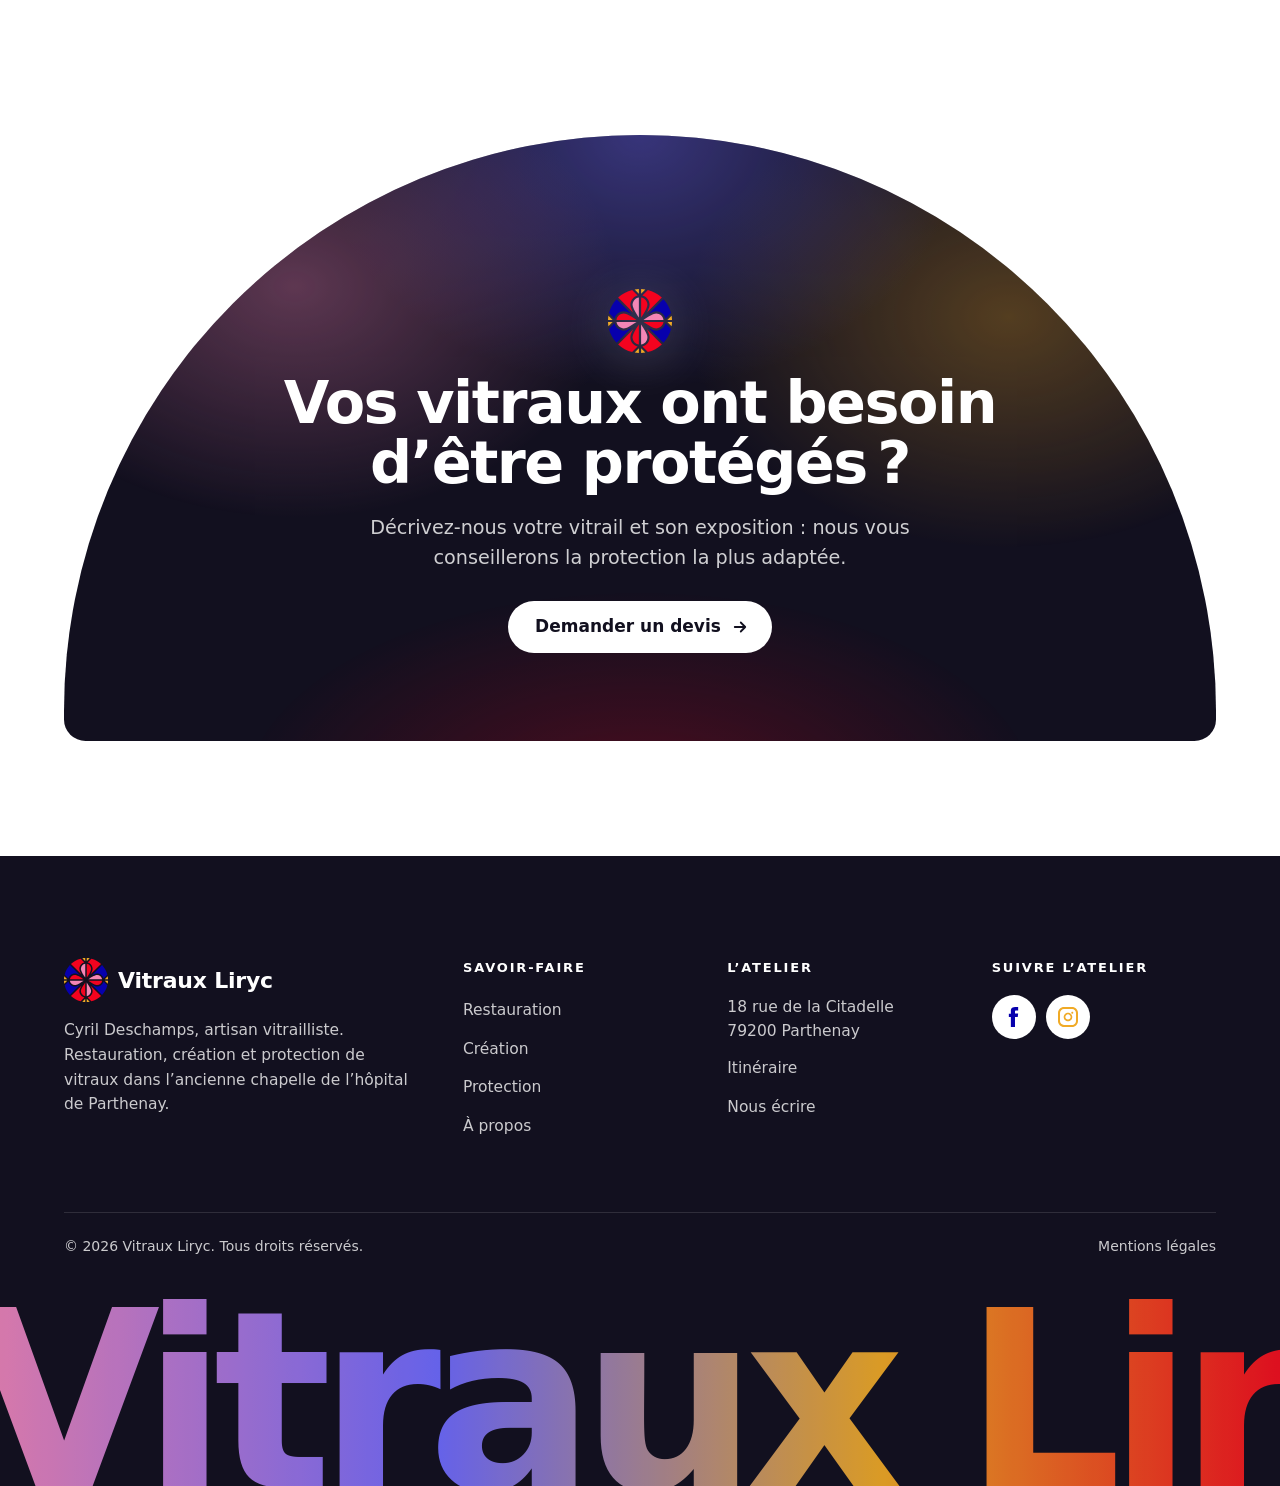
<file: protection.html>
<!doctype html>
<html lang="fr">
<head>
  <meta charset="utf-8">
  <meta name="viewport" content="width=device-width, initial-scale=1">
  <title>Protection de vitraux à Parthenay · Vitraux Liryc</title>
  <meta name="description" content="Protection de vitraux à Parthenay et dans les Deux-Sèvres : verrières de protection extérieures, grillages, double vitrage avec vitrail intégré, serrurerie et entretien.">
  <meta name="theme-color" content="#12101f">
  <meta property="og:type" content="website">
  <meta property="og:locale" content="fr_FR">
  <meta property="og:site_name" content="Vitraux Liryc">
  <meta property="og:title" content="Protection de vitraux à Parthenay · Vitraux Liryc">
  <meta property="og:description" content="Protection de vitraux à Parthenay et dans les Deux-Sèvres : verrières de protection extérieures, grillages, double vitrage avec vitrail intégré, serrurerie et entretien.">
  <link rel="icon" href="assets/svg/logo.svg" type="image/svg+xml">
  <link rel="preconnect" href="https://api.fontshare.com" crossorigin>
  <link rel="stylesheet" href="https://api.fontshare.com/v2/css?f[]=satoshi@500,700,900&amp;display=swap">
  <link rel="stylesheet" href="assets/css/style.css">
  <script>document.documentElement.classList.add('js')</script>
  <script src="assets/js/main.js" defer></script>
</head>
<body class="theme-jaune">
<a class="skip-link" href="#contenu">Aller au contenu</a>

<header class="site-header">
  <nav class="nav" aria-label="Navigation principale">
    <a class="brand" href="index.html"><img src="assets/svg/logo.svg" width="44" height="44" alt="">Vitraux Liryc</a>
    <ul class="nav__links">
        <li><a class="nav-link nav-link--rose" href="restauration.html">Restauration</a></li>
        <li><a class="nav-link nav-link--bleu" href="creation.html">Création</a></li>
        <li><a class="nav-link nav-link--jaune" href="protection.html" aria-current="page">Protection</a></li>
        <li><a class="nav-link nav-link--rouge" href="a-propos.html">À propos</a></li>
    </ul>
    <a class="btn btn--ink nav__cta" href="contact.html">Contact<svg viewBox="0 0 24 24" fill="none" stroke="currentColor" stroke-width="2.4" stroke-linecap="round" stroke-linejoin="round" aria-hidden="true"><path d="M5 12h14M13 6l6 6-6 6"/></svg></a>
    <button class="nav-toggle" type="button" aria-expanded="false" aria-controls="menu-mobile" aria-label="Ouvrir le menu"><span></span><span></span><span></span></button>
  </nav>
  <div class="mobile-menu" id="menu-mobile">
    <ul>
      <li><a class="nav-link nav-link--rose" href="restauration.html">Restauration</a></li>
      <li><a class="nav-link nav-link--bleu" href="creation.html">Création</a></li>
      <li><a class="nav-link nav-link--jaune" href="protection.html" aria-current="page">Protection</a></li>
      <li><a class="nav-link nav-link--rouge" href="a-propos.html">À propos</a></li>
      <li><a class="nav-link nav-link--ink" href="contact.html">Contact</a></li>
    </ul>
  </div>
</header>

<main id="contenu">
<section class="hero hero--page">
  <div class="hero__media"><img src="assets/img/renovation.webp" alt="Vitrail ancien aux motifs géométriques dans une fenêtre en pierre" style="object-position: center 40%" fetchpriority="high"></div>
  <div class="hero__shade"></div>
  <div class="hero__light" aria-hidden="true"></div>
  <div class="container hero__inner">
    <div class="hero__content">
      <nav class="crumbs" aria-label="Fil d’Ariane"><a href="index.html">Accueil</a><span aria-hidden="true">/</span><span aria-current="page">Protection</span></nav>
      <span class="pill"><span class="gem" aria-hidden="true"></span>Protection</span>
      <h1 class="h1 hero__title">Protéger vos vitraux</h1>
      <p class="lead hero__lead">Verrières de protection, grillages, double vitrage : des solutions sur mesure pour préserver vos vitraux des chocs, des intempéries et du temps.</p>
    </div>
  </div>
  <div class="stripe" aria-hidden="true"><i></i><i></i><i></i><i></i></div>
</section>

<section class="section">
  <div class="container split">
    <div class="prose reveal">
      <p class="eyebrow">Pourquoi protéger</p>
      <h2 class="h2">Mettre vos vitraux à l’abri</h2>
      <p>Grêle, vent, pollution, chocs, écarts de température : exposés en façade, les vitraux s’usent et se fragilisent avec le temps. Une protection bien conçue les préserve <strong>sans altérer leur beauté</strong> vue de l’intérieur, à condition d’être adaptée au bâtiment et correctement ventilée.</p>
      <p>Églises et chapelles, demeures anciennes, portes et fenêtres de particuliers : l’atelier vous conseille la solution la plus adaptée, puis la fabrique et la pose.</p>
    </div>
    <div class="split__visual reveal" style="--d:1">
      <div class="arch-frame">
<svg class="vitrail-svg" viewBox="-2 -2 100.044 146.044" aria-hidden="true" focusable="false" fill="none" stroke="currentColor" stroke-linecap="round" stroke-linejoin="round">
  <path pathLength="1" style="--i:0" d="M96.043 48.019L96.043 142.049L0.002 142.049L0.002 48.019C0.002 35.282 5.061 23.067 14.066 14.061C23.071 5.054 35.285 -0.006 48.021 -0.006L48.024 -0.006C60.758 -0.006 72.972 5.054 81.978 14.061C90.983 23.067 96.043 35.282 96.043 48.019Z"/>
  <path pathLength="1" style="--i:1" d="M48.022 96.034C74.543 96.034 96.043 74.537 96.043 48.018C96.043 21.499 74.543 0.002 48.022 0.002C21.501 0.002 0.002 21.499 0.002 48.018C0.002 74.537 21.501 96.034 48.022 96.034Z"/>
  <path pathLength="1" style="--i:2" d="M48.022 80.848C66.151 80.848 80.847 66.153 80.847 48.025C80.847 29.897 66.151 15.202 48.022 15.202C29.893 15.202 15.197 29.897 15.197 48.025C15.197 66.153 29.893 80.848 48.022 80.848Z"/>
  <path pathLength="1" style="--i:3" d="M0.002 88.983L0.002 48.018C0.002 35.284 5.060 23.070 14.067 14.065C23.072 5.058 35.286 -0.001 48.020 -0.001L48.023 -0.001C60.759 -0.001 72.973 5.058 81.978 14.065C90.983 23.070 96.043 35.284 96.043 48.018L96.043 88.983C84.460 102.546 67.237 111.150 48.022 111.150C28.806 111.150 11.585 102.546 0.002 88.983Z"/>
  <path pathLength="1" style="--i:4" d="M0.002 109.888L0.002 48.021C0.002 35.283 5.061 23.069 14.066 14.062C23.072 5.056 35.285 -0.003 48.021 -0.003C60.758 -0.003 72.972 5.056 81.977 14.062C90.983 23.069 96.043 35.283 96.043 48.021L96.043 109.888C82.776 120.204 66.111 126.351 48.021 126.351C29.932 126.351 13.267 120.204 0.002 109.888Z"/>
  <path pathLength="1" style="--i:5" d="M58.137 17.669L17.671 58.140"/>
  <path pathLength="1" style="--i:6" d="M78.364 37.910L37.898 78.367"/>
  <path pathLength="1" style="--i:7" d="M78.373 58.140L37.908 17.669"/>
  <path pathLength="1" style="--i:8" d="M58.137 78.367L17.671 37.910"/>
  <path pathLength="1" style="--i:9" d="M48.022 80.852L48.022 96.050"/>
  <path pathLength="1" style="--i:10" d="M80.850 48.025L96.044 48.025"/>
  <path pathLength="1" style="--i:11" d="M48.022 0.000L48.022 15.198"/>
  <path pathLength="1" style="--i:12" d="M0.000 48.025L15.194 48.025"/>
  <path pathLength="1" style="--i:13" d="M48.022 126.845L48.022 142.044"/>
  <path pathLength="1" style="--i:14" d="M72.033 89.616L72.033 106.419"/>
  <path pathLength="1" style="--i:15" d="M24.011 89.616L24.011 106.419"/>
  <path pathLength="1" style="--i:16" d="M15.194 101.945L15.194 142.044"/>
  <path pathLength="1" style="--i:17" d="M80.850 101.945L80.850 142.044"/>
</svg>
      </div>
    </div>
  </div>
</section>

<section class="section section--pierre">
  <div class="container">
    <div class="section-head section-head--stack">
      <div class="section-head__title reveal">
        <p class="eyebrow">Nos solutions</p>
        <h2 class="h2">Des protections adaptées à chaque vitrail</h2>
      </div>
    </div>
    <ul class="tiles">
      <li class="tile reveal" style="--d:0">
        <span class="tile__icon"><svg viewBox="0 0 24 24" fill="none" stroke="currentColor" stroke-width="2.2" stroke-linecap="round" stroke-linejoin="round" aria-hidden="true"><rect x="4" y="3" width="16" height="18" rx="2"/><path d="M8 10l4-4M8 15l8-8"/></svg></span>
        <h3 class="h3">Verrière de protection</h3>
        <p>Un vitrage posé à l’extérieur, devant le vitrail, le protège de la pluie, du vent et des chocs. Une lame d’air ventilée évite la condensation.</p>
      </li>
      <li class="tile reveal" style="--d:1">
        <span class="tile__icon"><svg viewBox="0 0 24 24" fill="none" stroke="currentColor" stroke-width="2.2" stroke-linecap="round" stroke-linejoin="round" aria-hidden="true"><rect x="3" y="3" width="18" height="18" rx="2"/><path d="m12 3 9 9-9 9-9-9z"/></svg></span>
        <h3 class="h3">Grillage de protection</h3>
        <p>Un grillage métallique fin, fixé à l’extérieur : une barrière discrète contre les projectiles, la grêle et les oiseaux.</p>
      </li>
      <li class="tile reveal" style="--d:2">
        <span class="tile__icon"><svg viewBox="0 0 24 24" fill="none" stroke="currentColor" stroke-width="2.2" stroke-linecap="round" stroke-linejoin="round" aria-hidden="true"><rect x="4" y="3" width="5" height="18" rx="1.5"/><rect x="15" y="3" width="5" height="18" rx="1.5"/><path d="M11.5 8h1M11.5 12h1M11.5 16h1"/></svg></span>
        <h3 class="h3">Double vitrage avec vitrail</h3>
        <p>Pour les maisons, le vitrail est intégré dans un double vitrage : il gagne en isolation thermique et phonique, et s’entretient comme une vitre.</p>
      </li>
      <li class="tile reveal" style="--d:3">
        <span class="tile__icon"><svg viewBox="0 0 24 24" fill="none" stroke="currentColor" stroke-width="2.2" stroke-linecap="round" stroke-linejoin="round" aria-hidden="true"><path d="M14.7 6.3a4 4 0 0 0-5.4 5.4L3 18l3 3 6.3-6.3a4 4 0 0 0 5.4-5.4l-2.5 2.5-2.4-.6-.6-2.4z"/></svg></span>
        <h3 class="h3">Serrurerie et fixations</h3>
        <p>Cadres, barlotières et vergettes : remise en état ou fabrication des pièces métalliques qui maintiennent le vitrail et sa protection.</p>
      </li>
      <li class="tile reveal" style="--d:4">
        <span class="tile__icon"><svg viewBox="0 0 24 24" fill="none" stroke="currentColor" stroke-width="2.2" stroke-linecap="round" stroke-linejoin="round" aria-hidden="true"><path d="M11 4a7 7 0 1 0 0 14 7 7 0 0 0 0-14zM20 20l-4-4"/></svg></span>
        <h3 class="h3">Diagnostic des protections existantes</h3>
        <p>Contrôle des protections déjà en place, parfois anciennes ou mal ventilées, et remplacement si elles abîment le vitrail.</p>
      </li>
      <li class="tile reveal" style="--d:5">
        <span class="tile__icon"><svg viewBox="0 0 24 24" fill="none" stroke="currentColor" stroke-width="2.2" stroke-linecap="round" stroke-linejoin="round" aria-hidden="true"><path d="M12 3c3 4 6 7.5 6 11a6 6 0 0 1-12 0c0-3.5 3-7 6-11z"/></svg></span>
        <h3 class="h3">Entretien</h3>
        <p>Nettoyage des verres et des protections, vérification des fixations et de la ventilation pour que le vitrail traverse les années.</p>
      </li>
    </ul>
  </div>
</section>

<section class="section">
  <div class="container">
    <div class="section-head section-head--stack">
      <div class="section-head__title reveal">
        <p class="eyebrow">Déroulement</p>
        <h2 class="h2">Une protection sur mesure en quatre étapes</h2>
      </div>
    </div>
    <ol class="steps">
      <li class="reveal" style="--d:0"><h3 class="h3">Diagnostic sur place</h3><p>Nous examinons le vitrail, son exposition et la baie pour choisir la protection adaptée.</p></li>
      <li class="reveal" style="--d:1"><h3 class="h3">Conseil et devis</h3><p>Vous recevez une proposition détaillée : type de protection, matériaux, délais et budget.</p></li>
      <li class="reveal" style="--d:2"><h3 class="h3">Fabrication</h3><p>Verres, grillages et pièces de serrurerie sont préparés sur mesure, aux dimensions exactes de la baie.</p></li>
      <li class="reveal" style="--d:3"><h3 class="h3">Pose et ventilation</h3><p>La protection est posée et ventilée pour éviter toute condensation entre le vitrail et le verre.</p></li>
    </ol>
  </div>
</section>

<section class="cta">
  <div class="container">
    <div class="cta__box reveal">
      <img class="cta__logo" src="assets/svg/logo.svg" width="64" height="64" alt="">
      <h2 class="h2 text-balance">Vos vitraux ont besoin d’être protégés ?</h2>
      <p class="lead">Décrivez-nous votre vitrail et son exposition : nous vous conseillerons la protection la plus adaptée.</p>
      <div class="btn-row">
        <a class="btn btn--light" href="contact.html?sujet=protection">Demander un devis<svg viewBox="0 0 24 24" fill="none" stroke="currentColor" stroke-width="2.4" stroke-linecap="round" stroke-linejoin="round" aria-hidden="true"><path d="M5 12h14M13 6l6 6-6 6"/></svg></a>
      </div>
    </div>
  </div>
</section>
</main>

<footer class="site-footer">
  <div class="container site-footer__inner">
    <div class="footer-grid">
      <div class="footer-brand">
        <a class="brand" href="index.html"><img src="assets/svg/logo.svg" width="44" height="44" alt="">Vitraux Liryc</a>
        <p>Cyril Deschamps, artisan vitrailliste. Restauration, création et protection de vitraux dans l’ancienne chapelle de l’hôpital de Parthenay.</p>
      </div>
      <nav class="footer-col" aria-label="Pied de page">
        <h2>Savoir-faire</h2>
        <ul>
          <li><a href="restauration.html">Restauration</a></li>
          <li><a href="creation.html">Création</a></li>
          <li><a href="protection.html">Protection</a></li>
          <li><a href="a-propos.html">À propos</a></li>
        </ul>
      </nav>
      <div class="footer-col">
        <h2>L’atelier</h2>
        <address>18 rue de la Citadelle<br>79200 Parthenay</address>
        <ul style="margin-top:10px">
          <li><a href="https://www.google.com/maps/search/?api=1&query=18+rue+de+la+Citadelle+79200+Parthenay" target="_blank" rel="noopener">Itinéraire</a></li>
          <li><a href="contact.html">Nous écrire</a></li>
        </ul>
      </div>
      <div class="footer-col">
        <h2>Suivre l’atelier</h2>
        <div class="socials">
          <a href="https://www.facebook.com/vitrauxLiryc" target="_blank" rel="noopener" aria-label="Facebook (nouvel onglet)"><img src="assets/svg/facebook.svg" width="21" height="20" alt=""></a>
          <a href="https://www.instagram.com/vitraux_liryc/" target="_blank" rel="noopener" aria-label="Instagram (nouvel onglet)"><img src="assets/svg/instagram.svg" width="20" height="20" alt=""></a>
          <!-- À COMPLÉTER : liens YouTube et LinkedIn (icônes déjà prêtes)
          <a href="https://www.youtube.com/…" target="_blank" rel="noopener" aria-label="YouTube"><img src="assets/svg/youtube.svg" width="20" height="14" alt=""></a>
          <a href="https://www.linkedin.com/…" target="_blank" rel="noopener" aria-label="LinkedIn"><img src="assets/svg/linkedin.svg" width="20" height="19" alt=""></a>
          -->
        </div>
      </div>
    </div>
    <div class="footer-bottom">
      <p>© <span data-year>2026</span> Vitraux Liryc. Tous droits réservés.</p>
      <a href="mentions-legales.html">Mentions légales</a>
    </div>
  </div>
  <span class="wordmark" aria-hidden="true">Vitraux Liryc</span>
</footer>
</body>
</html>
</file>
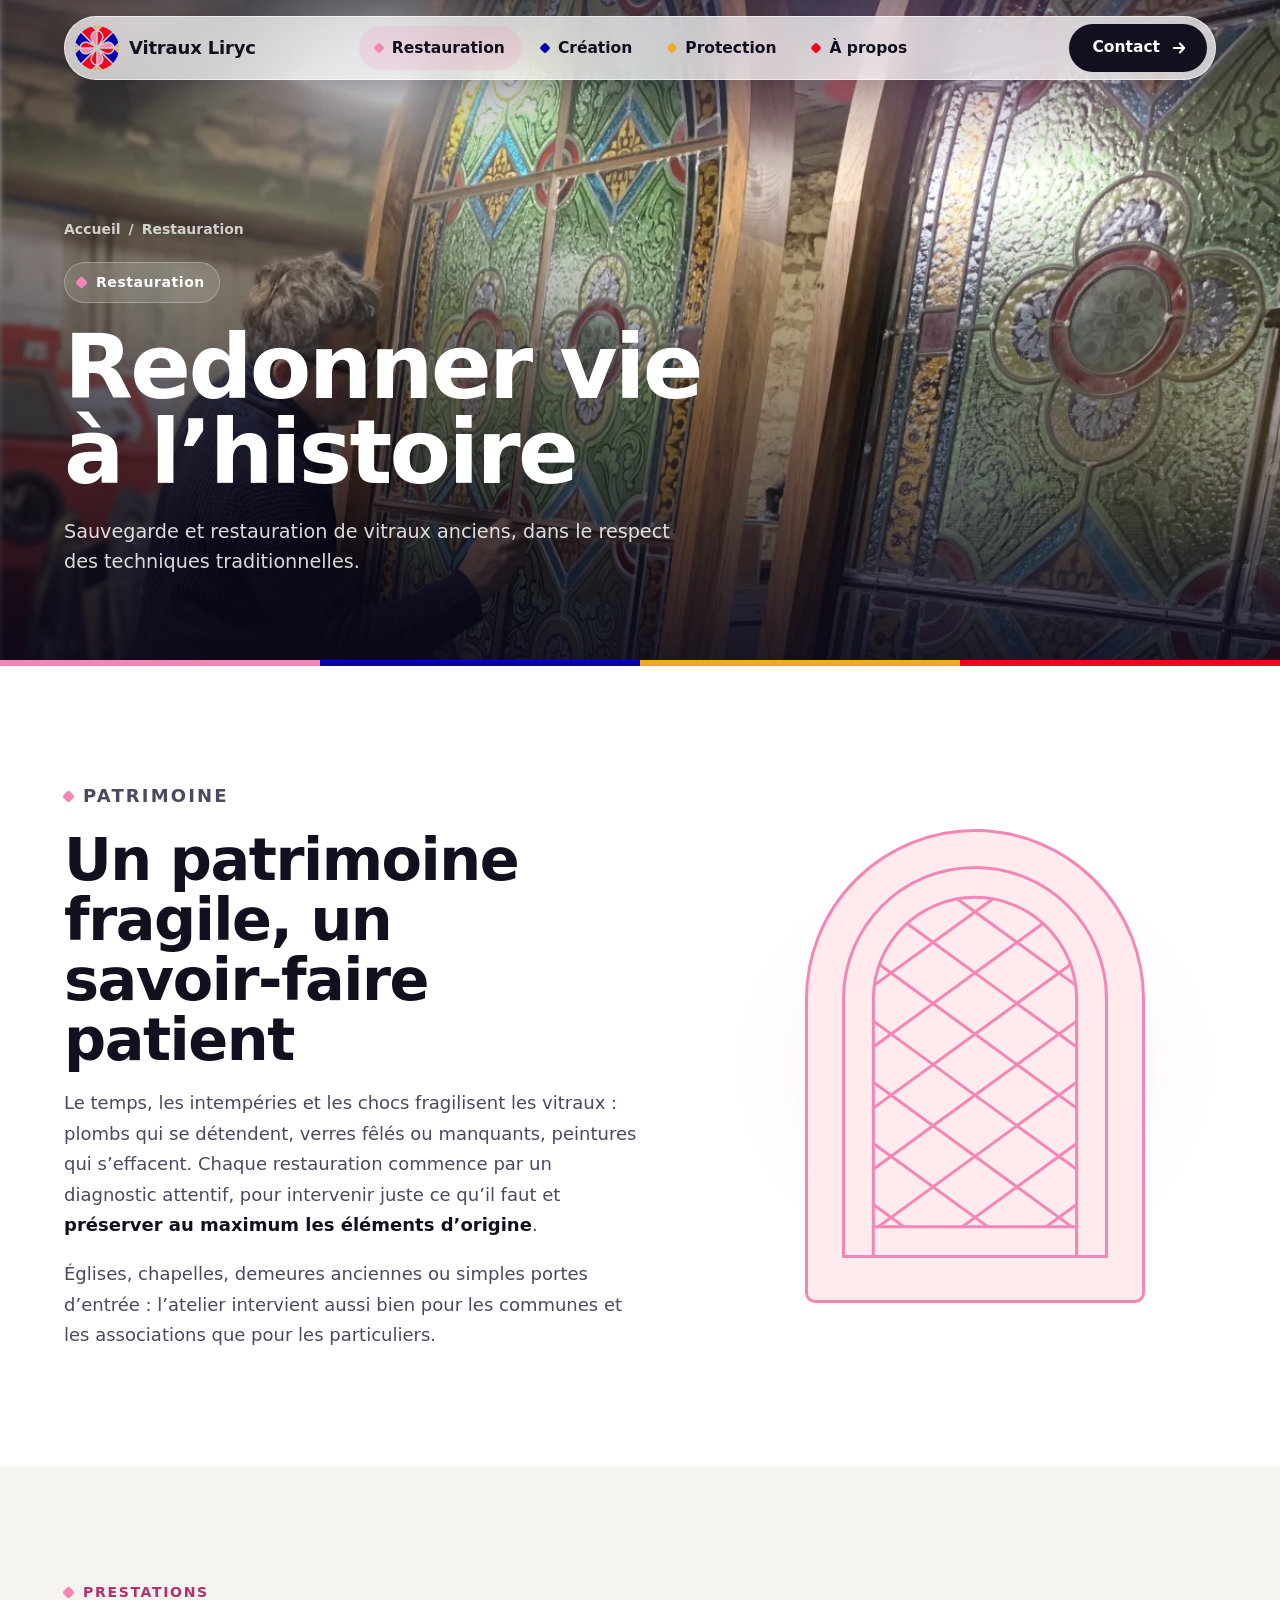
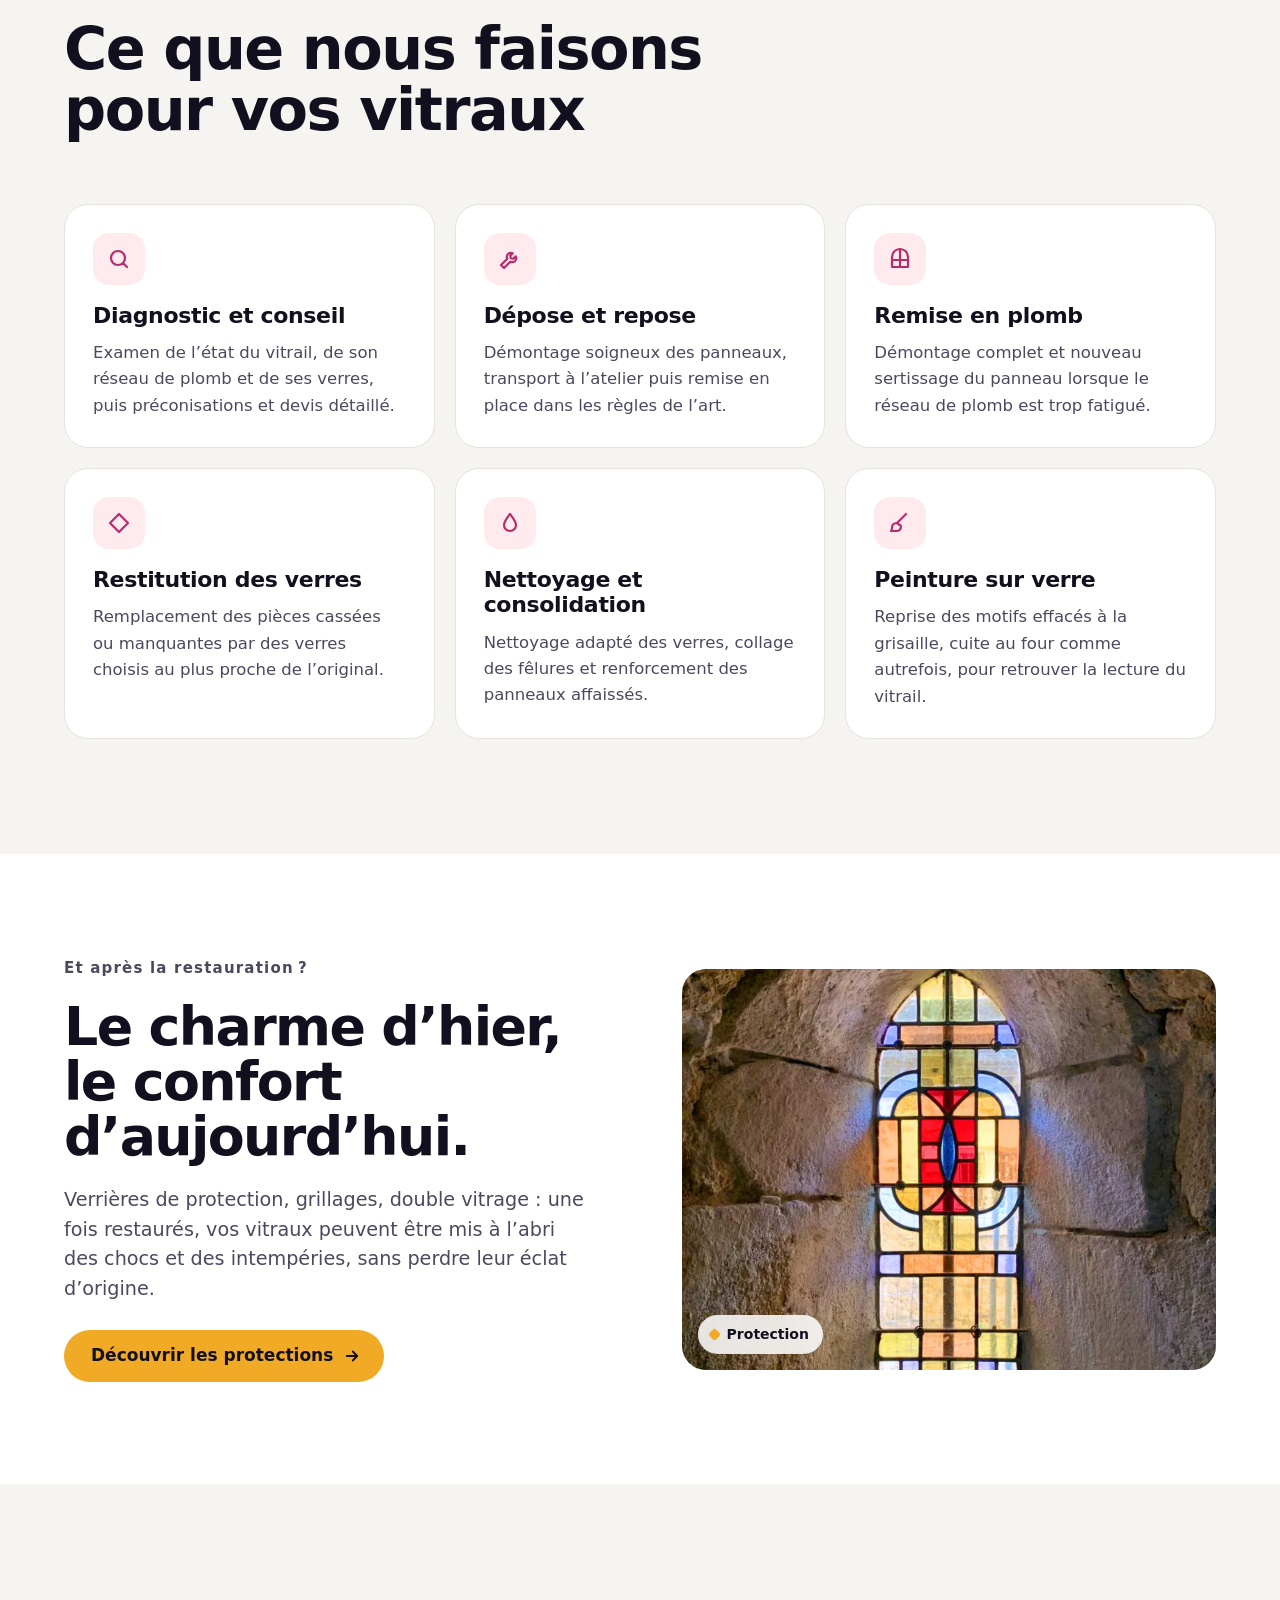
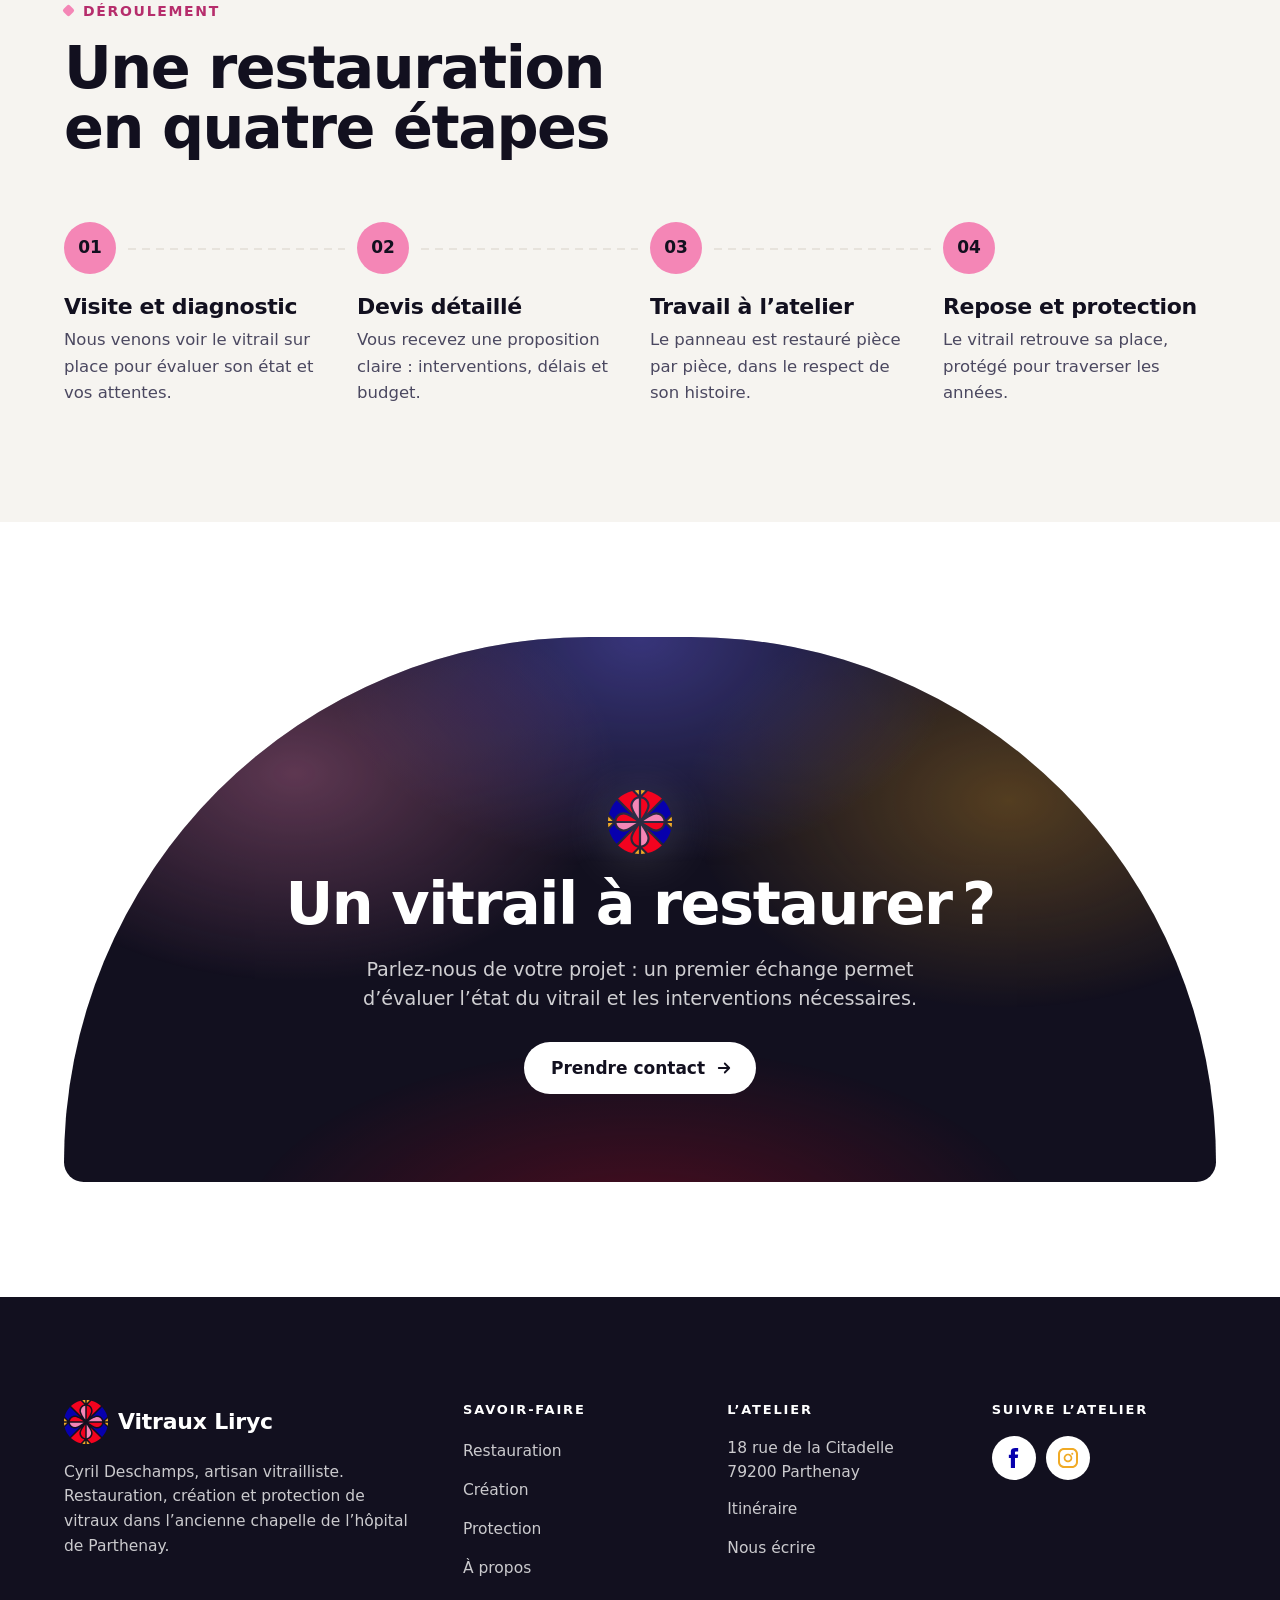
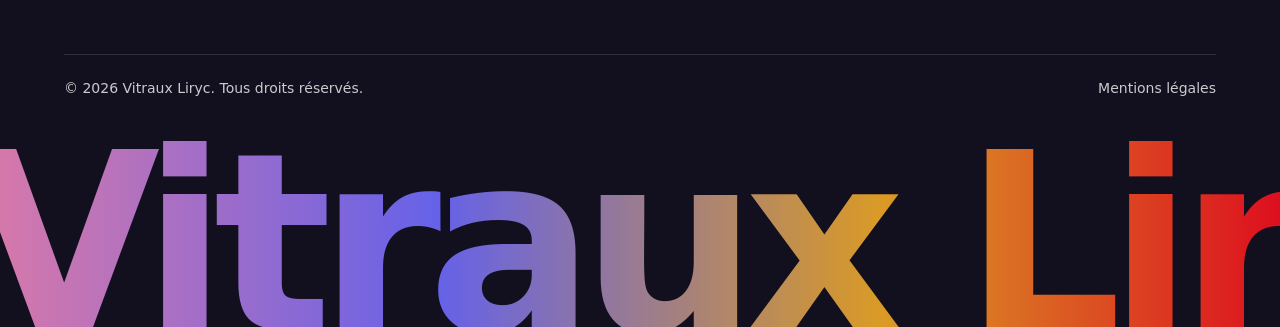
<file: restauration.html>
<!doctype html>
<html lang="fr">
<head>
  <meta charset="utf-8">
  <meta name="viewport" content="width=device-width, initial-scale=1">
  <title>Restauration de vitraux à Parthenay · Vitraux Liryc</title>
  <meta name="description" content="Restauration de vitraux anciens à Parthenay et dans les Deux-Sèvres : diagnostic, dépose, remise en plomb, restitution de verres et peinture sur verre.">
  <meta name="theme-color" content="#12101f">
  <meta property="og:type" content="website">
  <meta property="og:locale" content="fr_FR">
  <meta property="og:site_name" content="Vitraux Liryc">
  <meta property="og:title" content="Restauration de vitraux à Parthenay · Vitraux Liryc">
  <meta property="og:description" content="Restauration de vitraux anciens à Parthenay et dans les Deux-Sèvres : diagnostic, dépose, remise en plomb, restitution de verres et peinture sur verre.">
  <link rel="icon" href="assets/svg/logo.svg" type="image/svg+xml">
  <link rel="preconnect" href="https://api.fontshare.com" crossorigin>
  <link rel="stylesheet" href="https://api.fontshare.com/v2/css?f[]=satoshi@500,700,900&amp;display=swap">
  <link rel="stylesheet" href="assets/css/style.css">
  <script>document.documentElement.classList.add('js')</script>
  <script src="assets/js/main.js" defer></script>
</head>
<body class="theme-rose">
<a class="skip-link" href="#contenu">Aller au contenu</a>

<header class="site-header">
  <nav class="nav" aria-label="Navigation principale">
    <a class="brand" href="index.html"><img src="assets/svg/logo.svg" width="44" height="44" alt="">Vitraux Liryc</a>
    <ul class="nav__links">
        <li><a class="nav-link nav-link--rose" href="restauration.html" aria-current="page">Restauration</a></li>
        <li><a class="nav-link nav-link--bleu" href="creation.html">Création</a></li>
        <li><a class="nav-link nav-link--jaune" href="protection.html">Protection</a></li>
        <li><a class="nav-link nav-link--rouge" href="a-propos.html">À propos</a></li>
    </ul>
    <a class="btn btn--ink nav__cta" href="contact.html">Contact<svg viewBox="0 0 24 24" fill="none" stroke="currentColor" stroke-width="2.4" stroke-linecap="round" stroke-linejoin="round" aria-hidden="true"><path d="M5 12h14M13 6l6 6-6 6"/></svg></a>
    <button class="nav-toggle" type="button" aria-expanded="false" aria-controls="menu-mobile" aria-label="Ouvrir le menu"><span></span><span></span><span></span></button>
  </nav>
  <div class="mobile-menu" id="menu-mobile">
    <ul>
      <li><a class="nav-link nav-link--rose" href="restauration.html" aria-current="page">Restauration</a></li>
      <li><a class="nav-link nav-link--bleu" href="creation.html">Création</a></li>
      <li><a class="nav-link nav-link--jaune" href="protection.html">Protection</a></li>
      <li><a class="nav-link nav-link--rouge" href="a-propos.html">À propos</a></li>
      <li><a class="nav-link nav-link--ink" href="contact.html">Contact</a></li>
    </ul>
  </div>
</header>

<main id="contenu">
<section class="hero hero--page">
  <div class="hero__media"><img src="assets/img/restauration.webp" alt="Restauration d’un vitrail à l’atelier" style="object-position: center 30%" fetchpriority="high"></div>
  <div class="hero__shade"></div>
  <div class="hero__light" aria-hidden="true"></div>
  <div class="container hero__inner">
    <div class="hero__content">
      <nav class="crumbs" aria-label="Fil d’Ariane"><a href="index.html">Accueil</a><span aria-hidden="true">/</span><span aria-current="page">Restauration</span></nav>
      <span class="pill"><span class="gem" aria-hidden="true"></span>Restauration</span>
      <h1 class="h1 hero__title">Redonner vie à l’histoire</h1>
      <p class="lead hero__lead">Sauvegarde et restauration de vitraux anciens, dans le respect des techniques traditionnelles.</p>
    </div>
  </div>
  <div class="stripe" aria-hidden="true"><i></i><i></i><i></i><i></i></div>
</section>

<section class="section">
  <div class="container split">
    <div class="prose reveal">
      <p class="eyebrow">Patrimoine</p>
      <h2 class="h2">Un patrimoine fragile, un savoir&#8209;faire patient</h2>
      <p>Le temps, les intempéries et les chocs fragilisent les vitraux : plombs qui se détendent, verres fêlés ou manquants, peintures qui s’effacent. Chaque restauration commence par un diagnostic attentif, pour intervenir juste ce qu’il faut et <strong>préserver au maximum les éléments d’origine</strong>.</p>
      <p>Églises, chapelles, demeures anciennes ou simples portes d’entrée : l’atelier intervient aussi bien pour les communes et les associations que pour les particuliers.</p>
    </div>
    <div class="split__visual reveal" style="--d:1">
      <div class="arch-frame">
<svg class="vitrail-svg" viewBox="-2 -2 100.043 146.043" aria-hidden="true" focusable="false" fill="none" stroke="currentColor" stroke-linecap="round" stroke-linejoin="round">
  <path pathLength="1" style="--i:0" d="M48.023 -0.006C60.757 -0.006 72.971 5.054 81.977 14.060C90.981 23.066 96.041 35.282 96.041 48.018C96.041 89.239 96.041 142.049 96.041 142.049L0.002 142.049L0.002 48.018C0.002 35.282 5.060 23.066 14.066 14.060C23.071 5.054 35.284 -0.006 48.020 -0.006L48.023 -0.006Z"/>
  <path pathLength="1" style="--i:1" d="M48.022 10.906C68.517 10.906 85.132 27.522 85.132 48.018C85.132 83.339 85.132 131.137 85.132 131.137L10.911 131.137L10.911 48.018C10.911 27.522 27.525 10.906 48.020 10.906L48.022 10.906Z"/>
  <path pathLength="1" style="--i:2" d="M10.891 131.134L10.891 142.044"/>
  <path pathLength="1" style="--i:3" d="M85.104 131.134L85.104 142.044"/>
  <path pathLength="1" style="--i:4" d="M74.049 131.134L85.132 123.066"/>
  <path pathLength="1" style="--i:5" d="M21.994 131.134L10.911 123.066"/>
  <path pathLength="1" style="--i:6" d="M43.410 131.135L85.134 100.750"/>
  <path pathLength="1" style="--i:7" d="M52.633 131.135L10.909 100.750"/>
  <path pathLength="1" style="--i:8" d="M12.776 131.136L85.130 78.434"/>
  <path pathLength="1" style="--i:9" d="M83.267 131.136L10.913 78.434"/>
  <path pathLength="1" style="--i:10" d="M10.911 110.171L85.132 56.104"/>
  <path pathLength="1" style="--i:11" d="M85.132 110.171L10.911 56.104"/>
  <path pathLength="1" style="--i:12" d="M10.913 87.854L82.931 35.397"/>
  <path pathLength="1" style="--i:13" d="M85.130 87.854L13.112 35.397"/>
  <path pathLength="1" style="--i:14" d="M10.912 65.541L72.838 20.424"/>
  <path pathLength="1" style="--i:15" d="M85.131 65.541L23.205 20.424"/>
  <path pathLength="1" style="--i:16" d="M11.256 42.967L54.495 11.478"/>
  <path pathLength="1" style="--i:17" d="M84.787 42.967L41.548 11.478"/>
</svg>
      </div>
    </div>
  </div>
</section>

<section class="section section--pierre">
  <div class="container">
    <div class="section-head section-head--stack">
      <div class="section-head__title reveal">
        <p class="eyebrow">Prestations</p>
        <h2 class="h2">Ce que nous faisons pour vos vitraux</h2>
      </div>
    </div>
    <ul class="tiles">
      <li class="tile reveal" style="--d:0">
        <span class="tile__icon"><svg viewBox="0 0 24 24" fill="none" stroke="currentColor" stroke-width="2.2" stroke-linecap="round" stroke-linejoin="round" aria-hidden="true"><path d="M11 4a7 7 0 1 0 0 14 7 7 0 0 0 0-14zM20 20l-4-4"/></svg></span>
        <h3 class="h3">Diagnostic et conseil</h3>
        <p>Examen de l’état du vitrail, de son réseau de plomb et de ses verres, puis préconisations et devis détaillé.</p>
      </li>
      <li class="tile reveal" style="--d:1">
        <span class="tile__icon"><svg viewBox="0 0 24 24" fill="none" stroke="currentColor" stroke-width="2.2" stroke-linecap="round" stroke-linejoin="round" aria-hidden="true"><path d="M14.7 6.3a4 4 0 0 0-5.4 5.4L3 18l3 3 6.3-6.3a4 4 0 0 0 5.4-5.4l-2.5 2.5-2.4-.6-.6-2.4z"/></svg></span>
        <h3 class="h3">Dépose et repose</h3>
        <p>Démontage soigneux des panneaux, transport à l’atelier puis remise en place dans les règles de l’art.</p>
      </li>
      <li class="tile reveal" style="--d:2">
        <span class="tile__icon"><svg viewBox="0 0 24 24" fill="none" stroke="currentColor" stroke-width="2.2" stroke-linecap="round" stroke-linejoin="round" aria-hidden="true"><path d="M4 20V10a8 8 0 0 1 16 0v10z"/><path d="M12 2v18M4 13h16"/></svg></span>
        <h3 class="h3">Remise en plomb</h3>
        <p>Démontage complet et nouveau sertissage du panneau lorsque le réseau de plomb est trop fatigué.</p>
      </li>
      <li class="tile reveal" style="--d:3">
        <span class="tile__icon"><svg viewBox="0 0 24 24" fill="none" stroke="currentColor" stroke-width="2.2" stroke-linecap="round" stroke-linejoin="round" aria-hidden="true"><path d="M12 3 21 12 12 21 3 12z"/></svg></span>
        <h3 class="h3">Restitution des verres</h3>
        <p>Remplacement des pièces cassées ou manquantes par des verres choisis au plus proche de l’original.</p>
      </li>
      <li class="tile reveal" style="--d:4">
        <span class="tile__icon"><svg viewBox="0 0 24 24" fill="none" stroke="currentColor" stroke-width="2.2" stroke-linecap="round" stroke-linejoin="round" aria-hidden="true"><path d="M12 3c3 4 6 7.5 6 11a6 6 0 0 1-12 0c0-3.5 3-7 6-11z"/></svg></span>
        <h3 class="h3">Nettoyage et consolidation</h3>
        <p>Nettoyage adapté des verres, collage des fêlures et renforcement des panneaux affaissés.</p>
      </li>
      <li class="tile reveal" style="--d:5">
        <span class="tile__icon"><svg viewBox="0 0 24 24" fill="none" stroke="currentColor" stroke-width="2.2" stroke-linecap="round" stroke-linejoin="round" aria-hidden="true"><path d="M18 3 9 12"/><path d="M9 12c-3 0-5 2-5 5 0 1.5-1 3-1 3h5c3 0 5-2 5-5z"/></svg></span>
        <h3 class="h3">Peinture sur verre</h3>
        <p>Reprise des motifs effacés à la grisaille, cuite au four comme autrefois, pour retrouver la lecture du vitrail.</p>
      </li>
    </ul>
  </div>
</section>

<section class="feature" id="renovation">
  <div class="container feature__inner">
    <div class="feature__text reveal">
      <p class="feature__index">Et après la restauration ?</p>
      <h2 class="feature__title"><span>Le charme d’hier,</span><span>le confort d’aujourd’hui.</span></h2>
      <p class="lead feature__lead">Verrières de protection, grillages, double vitrage : une fois restaurés, vos vitraux peuvent être mis à l’abri des chocs et des intempéries, sans perdre leur éclat d’origine.</p>
      <a class="btn btn--jaune" href="protection.html">Découvrir les protections<svg viewBox="0 0 24 24" fill="none" stroke="currentColor" stroke-width="2.4" stroke-linecap="round" stroke-linejoin="round" aria-hidden="true"><path d="M5 12h14M13 6l6 6-6 6"/></svg></a>
    </div>
    <figure class="feature__media reveal" style="--d:1">
      <img src="assets/img/renovation.webp" alt="Vitrail ancien aux motifs géométriques dans une fenêtre en pierre" style="object-position: 50% 35%" loading="lazy">
      <figcaption class="feature__tag" style="--tag: var(--jaune)"><i aria-hidden="true"></i>Protection</figcaption>
    </figure>
  </div>
</section>

<section class="section section--pierre">
  <div class="container">
    <div class="section-head section-head--stack">
      <div class="section-head__title reveal">
        <p class="eyebrow">Déroulement</p>
        <h2 class="h2">Une restauration en quatre étapes</h2>
      </div>
    </div>
    <ol class="steps">
      <li class="reveal" style="--d:0"><h3 class="h3">Visite et diagnostic</h3><p>Nous venons voir le vitrail sur place pour évaluer son état et vos attentes.</p></li>
      <li class="reveal" style="--d:1"><h3 class="h3">Devis détaillé</h3><p>Vous recevez une proposition claire : interventions, délais et budget.</p></li>
      <li class="reveal" style="--d:2"><h3 class="h3">Travail à l’atelier</h3><p>Le panneau est restauré pièce par pièce, dans le respect de son histoire.</p></li>
      <li class="reveal" style="--d:3"><h3 class="h3">Repose et protection</h3><p>Le vitrail retrouve sa place, protégé pour traverser les années.</p></li>
    </ol>
  </div>
</section>

<section class="cta">
  <div class="container">
    <div class="cta__box reveal">
      <img class="cta__logo" src="assets/svg/logo.svg" width="64" height="64" alt="">
      <h2 class="h2 text-balance">Un vitrail à restaurer ?</h2>
      <p class="lead">Parlez-nous de votre projet : un premier échange permet d’évaluer l’état du vitrail et les interventions nécessaires.</p>
      <div class="btn-row">
        <a class="btn btn--light" href="contact.html?sujet=restauration">Prendre contact<svg viewBox="0 0 24 24" fill="none" stroke="currentColor" stroke-width="2.4" stroke-linecap="round" stroke-linejoin="round" aria-hidden="true"><path d="M5 12h14M13 6l6 6-6 6"/></svg></a>
      </div>
    </div>
  </div>
</section>
</main>

<footer class="site-footer">
  <div class="container site-footer__inner">
    <div class="footer-grid">
      <div class="footer-brand">
        <a class="brand" href="index.html"><img src="assets/svg/logo.svg" width="44" height="44" alt="">Vitraux Liryc</a>
        <p>Cyril Deschamps, artisan vitrailliste. Restauration, création et protection de vitraux dans l’ancienne chapelle de l’hôpital de Parthenay.</p>
      </div>
      <nav class="footer-col" aria-label="Pied de page">
        <h2>Savoir-faire</h2>
        <ul>
          <li><a href="restauration.html">Restauration</a></li>
          <li><a href="creation.html">Création</a></li>
          <li><a href="protection.html">Protection</a></li>
          <li><a href="a-propos.html">À propos</a></li>
        </ul>
      </nav>
      <div class="footer-col">
        <h2>L’atelier</h2>
        <address>18 rue de la Citadelle<br>79200 Parthenay</address>
        <ul style="margin-top:10px">
          <li><a href="https://www.google.com/maps/search/?api=1&query=18+rue+de+la+Citadelle+79200+Parthenay" target="_blank" rel="noopener">Itinéraire</a></li>
          <li><a href="contact.html">Nous écrire</a></li>
        </ul>
      </div>
      <div class="footer-col">
        <h2>Suivre l’atelier</h2>
        <div class="socials">
          <a href="https://www.facebook.com/vitrauxLiryc" target="_blank" rel="noopener" aria-label="Facebook (nouvel onglet)"><img src="assets/svg/facebook.svg" width="21" height="20" alt=""></a>
          <a href="https://www.instagram.com/vitraux_liryc/" target="_blank" rel="noopener" aria-label="Instagram (nouvel onglet)"><img src="assets/svg/instagram.svg" width="20" height="20" alt=""></a>
          <!-- À COMPLÉTER : liens YouTube et LinkedIn (icônes déjà prêtes)
          <a href="https://www.youtube.com/…" target="_blank" rel="noopener" aria-label="YouTube"><img src="assets/svg/youtube.svg" width="20" height="14" alt=""></a>
          <a href="https://www.linkedin.com/…" target="_blank" rel="noopener" aria-label="LinkedIn"><img src="assets/svg/linkedin.svg" width="20" height="19" alt=""></a>
          -->
        </div>
      </div>
    </div>
    <div class="footer-bottom">
      <p>© <span data-year>2026</span> Vitraux Liryc. Tous droits réservés.</p>
      <a href="mentions-legales.html">Mentions légales</a>
    </div>
  </div>
  <span class="wordmark" aria-hidden="true">Vitraux Liryc</span>
</footer>
</body>
</html>
</file>
<file: assets/css/style.css>
/* ==========================================================================
   Vitraux Liryc — feuille de style
   Couleurs de marque issues de la maquette Figma (collection « couleurs »),
   déclinées en teintes « encre » pour garantir un contraste AA sur le texte.
   ========================================================================== */

:root {
  /* Marque */
  --rose: #f486b6;   --rose-ink: #b62d6c;  --rose-pastel: #ffeaed;
  --bleu: #0700ad;   --bleu-ink: #0700ad;  --bleu-pastel: #eeeeff;  --bleu-light: #6f6bff;
  --jaune: #f0aa26;  --jaune-ink: #8a5a00; --jaune-pastel: #fff4df;
  --rouge: #f3031f;  --rouge-ink: #c8001a; --rouge-btn: #e3001b;

  /* Neutres */
  --ink: #12101f;
  --ink-soft: #4b4860;
  --pierre: #f6f4f0;
  --line: #e7e3dc;
  --blanc: #fff;

  --font: "Satoshi", system-ui, -apple-system, "Segoe UI", sans-serif;

  --header-h: 64px;
  --header-top: 16px;
  --gutter: clamp(20px, 5vw, 104px);
  --maxw: 1232px;
  --r-sm: 14px;
  --lead: 3px;
  --stripe: 6px; /* épaisseur de la bande 4 couleurs, reprise par la bordure de la photo de Cyril */ /* épaisseur unique : bordure des arches = plombs des vitraux */
  --r: 24px;
  --ease: cubic-bezier(.22, .61, .36, 1);
  --ease-io: cubic-bezier(.65, 0, .35, 1);

  /* Thème de page (surchargé plus bas) */
  --accent: var(--bleu); --accent-ink: var(--bleu-ink); --on-accent: #fff; --pastel: var(--bleu-pastel);
}

.theme-rose  { --accent: var(--rose);  --accent-ink: var(--rose-ink);  --on-accent: var(--ink); --pastel: var(--rose-pastel); }
.theme-bleu  { --accent: var(--bleu);  --accent-ink: var(--bleu-ink);  --on-accent: #fff;       --pastel: var(--bleu-pastel); }
.theme-jaune { --accent: var(--jaune); --accent-ink: var(--jaune-ink); --on-accent: var(--ink); --pastel: var(--jaune-pastel); }
.theme-rouge { --accent: var(--rouge); --accent-ink: var(--rouge-ink); --on-accent: #fff;       --pastel: var(--rose-pastel); }

*, *::before, *::after { box-sizing: border-box; }

html { scroll-behavior: smooth; scroll-padding-top: calc(var(--header-h) + var(--header-top) + 24px); -webkit-text-size-adjust: 100%; }

body {
  margin: 0;
  background: var(--blanc);
  color: var(--ink);
  font: 500 18px/1.6 var(--font);
  -webkit-font-smoothing: antialiased;
  text-rendering: optimizeLegibility;
}

img, svg { max-width: 100%; }
img { display: block; }
a { color: inherit; }
h1, h2, h3, p, ul, ol, figure { margin: 0; }
::selection { background: var(--rose-pastel); color: var(--ink); }

.sr-only {
  position: absolute; width: 1px; height: 1px; padding: 0; margin: -1px;
  overflow: hidden; clip: rect(0, 0, 0, 0); white-space: nowrap; border: 0;
}
.skip-link {
  position: absolute; left: 16px; top: -100px; z-index: 100;
  background: var(--ink); color: #fff; padding: 12px 18px; border-radius: 999px; font-weight: 700;
}
.skip-link:focus { top: 16px; }
:focus-visible { outline: 3px solid var(--bleu); outline-offset: 3px; border-radius: 6px; }

.container { width: 100%; max-width: calc(var(--maxw) + 2 * var(--gutter)); margin-inline: auto; padding-inline: var(--gutter); }

/* ---------- Typographie ---------- */
.display {
  font-weight: 900; letter-spacing: -.035em; line-height: .9;
  font-size: clamp(64px, 11vw, 168px);
}
.h1 { font-weight: 900; letter-spacing: -.03em; line-height: .95; font-size: clamp(48px, 7vw, 104px); }
.h2 { font-weight: 900; letter-spacing: -.025em; line-height: 1.02; font-size: clamp(36px, 4.6vw, 64px); text-wrap: balance; }
.h3 { font-weight: 900; letter-spacing: -.015em; line-height: 1.15; font-size: 22px; }
.lead { font-weight: 500; font-size: clamp(18px, 1.5vw, 21px); line-height: 1.55; color: var(--ink-soft); }
.eyebrow {
  display: inline-flex; align-items: center; gap: 10px;
  font-weight: 700; font-size: 14px; letter-spacing: .12em; text-transform: uppercase; color: var(--accent-ink);
}
.eyebrow::before { content: ""; width: 9px; height: 9px; background: var(--accent); transform: rotate(45deg); border-radius: 2px; }
.text-balance { text-wrap: balance; }

/* ---------- Boutons ---------- */
/* Effets de survol réservés aux souris / pavés tactiles : rien sur téléphone et tablette */
.btn {
  --btn-bg: var(--accent); --btn-fg: var(--on-accent);
  display: inline-flex; align-items: center; justify-content: center; gap: 10px;
  min-height: 52px; padding: 14px 22px 14px 26px; border-radius: 999px; border: 1.5px solid transparent;
  background: var(--btn-bg); color: var(--btn-fg);
  font: 700 17px/1 var(--font); text-decoration: none; white-space: nowrap; cursor: pointer;
  transition: transform .25s var(--ease), box-shadow .25s var(--ease), background-color .25s var(--ease), color .25s var(--ease);
}
.btn svg { width: 18px; height: 18px; flex: none; transition: transform .25s var(--ease); }
@media (hover: hover) and (pointer: fine) { .btn:hover { transform: translateY(-2px); box-shadow: 0 14px 30px -14px color-mix(in srgb, var(--btn-bg) 80%, black); } }
@media (hover: hover) and (pointer: fine) { .btn:hover svg { transform: translateX(4px); } }
.btn--rose  { --btn-bg: var(--rose);      --btn-fg: var(--ink); }
.btn--bleu  { --btn-bg: var(--bleu);      --btn-fg: #fff; }
.btn--jaune { --btn-bg: var(--jaune);     --btn-fg: var(--ink); }
.btn--rouge { --btn-bg: var(--rouge-btn); --btn-fg: #fff; }
.btn--light { --btn-bg: #fff;             --btn-fg: var(--ink); }
.btn--ink   { --btn-bg: var(--ink);       --btn-fg: #fff; }
.btn--ghost { --btn-bg: transparent; --btn-fg: #fff; border-color: rgba(255,255,255,.55); }
@media (hover: hover) and (pointer: fine) { .btn--ghost:hover { background: rgba(255,255,255,.12); box-shadow: none; } }
.btn-row { display: flex; flex-wrap: wrap; gap: 12px; }

.link-arrow {
  display: inline-flex; align-items: center; gap: 10px; font-weight: 700; font-size: 16px; text-decoration: none;
}
/* Icône de redirection : trait de la flèche = bordure du cercle (2 px) */
.link-arrow .dot-arrow {
  --stroke: 2px;
  display: grid; place-items: center; width: 36px; height: 36px; border-radius: 50%;
  border: var(--stroke) solid var(--c-ink, var(--accent-ink)); background: transparent; color: var(--c-ink, var(--accent-ink));
  transition: transform .3s var(--ease), background-color .3s var(--ease), color .3s var(--ease), border-color .3s var(--ease);
}
.link-arrow svg { width: 16px; height: 16px; }
.link-arrow .dot-arrow svg path { stroke-width: var(--stroke); vector-effect: non-scaling-stroke; }

/* ==========================================================================
   En-tête flottant
   ========================================================================== */
.site-header { position: fixed; top: var(--header-top); left: 0; right: 0; z-index: 50; padding-inline: var(--gutter); pointer-events: none; }
.nav {
  pointer-events: auto;
  max-width: var(--maxw); margin-inline: auto; height: var(--header-h);
  display: grid; grid-template-columns: 1fr auto 1fr; align-items: center; gap: 16px;
  padding: 0 8px 0 10px; border-radius: 999px;
  background: rgba(255,255,255,.72);
  -webkit-backdrop-filter: blur(18px) saturate(1.6); backdrop-filter: blur(18px) saturate(1.6);
  border: 1px solid rgba(255,255,255,.65);
  box-shadow: 0 10px 40px -16px rgba(18,16,31,.35);
  transition: background-color .3s var(--ease), box-shadow .3s var(--ease);
}
.is-scrolled .nav { background: rgba(255,255,255,.9); }
.brand { display: inline-flex; align-items: center; gap: 10px; text-decoration: none; font-weight: 900; font-size: 18px; letter-spacing: -.01em; justify-self: start; }
.brand img { width: 44px; height: 44px; transition: transform .8s var(--ease); }
@media (hover: hover) and (pointer: fine) { .brand:hover img { transform: rotate(90deg); } }
.nav__links { display: flex; gap: 4px; list-style: none; padding: 0; }
.nav-link {
  --c: var(--accent);
  display: inline-flex; align-items: center; gap: 9px; padding: 10px 16px; border-radius: 999px;
  font-weight: 700; font-size: 15.5px; text-decoration: none; color: var(--ink);
  transition: background-color .2s var(--ease);
}
.nav-link::before { content: ""; width: 8px; height: 8px; border-radius: 2px; background: var(--c); transform: rotate(45deg); transition: transform .3s var(--ease); }
@media (hover: hover) and (pointer: fine) { .nav-link:hover { background: color-mix(in srgb, var(--c) 14%, transparent); } }
@media (hover: hover) and (pointer: fine) { .nav-link:hover::before { transform: rotate(225deg); } }
.nav-link[aria-current="page"] { background: color-mix(in srgb, var(--c) 18%, transparent); }
.nav-link--rose  { --c: var(--rose); }
.nav-link--bleu  { --c: var(--bleu); }
.nav-link--jaune { --c: var(--jaune); }
.nav-link--rouge { --c: var(--rouge); }
.nav-link--ink   { --c: var(--ink); }
.nav__cta { justify-self: end; min-height: 48px; padding: 12px 18px 12px 22px; font-size: 15.5px; }

.nav-toggle { display: none; }
.mobile-menu { display: none; }

@media (max-width: 1023px) {
  .nav { grid-template-columns: 1fr auto; }
  .nav__links, .nav__cta { display: none; }
  .nav-toggle {
    display: inline-flex; flex-direction: column; justify-content: center; align-items: center; gap: 5px;
    width: 48px; height: 48px; border: 0; border-radius: 50%; background: var(--ink); cursor: pointer;
  }
  .nav-toggle span { display: block; width: 18px; height: 2px; border-radius: 2px; background: #fff; transition: transform .3s var(--ease), opacity .2s; }
  .nav-open .nav-toggle span:nth-child(1) { transform: translateY(7px) rotate(45deg); }
  .nav-open .nav-toggle span:nth-child(2) { opacity: 0; }
  .nav-open .nav-toggle span:nth-child(3) { transform: translateY(-7px) rotate(-45deg); }
  .mobile-menu {
    display: block; pointer-events: auto; max-width: var(--maxw); margin: 8px auto 0;
    border-radius: var(--r); background: rgba(255,255,255,.94);
    -webkit-backdrop-filter: blur(18px) saturate(1.6); backdrop-filter: blur(18px) saturate(1.6);
    box-shadow: 0 20px 50px -20px rgba(18,16,31,.4);
    opacity: 0; transform: translateY(-8px); visibility: hidden;
    transition: opacity .25s var(--ease), transform .25s var(--ease), visibility .25s;
  }
  .nav-open .mobile-menu { opacity: 1; transform: none; visibility: visible; }
  .mobile-menu ul { list-style: none; padding: 10px; display: grid; gap: 2px; }
  .mobile-menu .nav-link { display: flex; font-size: 22px; padding: 14px 16px; gap: 14px; }
  .mobile-menu .nav-link::before { width: 10px; height: 10px; }
}

/* ==========================================================================
   Héros
   ========================================================================== */
.hero {
  position: relative; isolation: isolate; overflow: hidden;
  display: flex; align-items: flex-end;
  min-height: clamp(640px, 100svh, 980px);
  padding: calc(var(--header-h) + var(--header-top) + 48px) 0 clamp(56px, 7vw, 96px);
  color: #fff; background: var(--ink);
}
.hero--page { min-height: clamp(540px, 74svh, 760px); }
.hero__media, .hero__media img, .hero__shade, .hero__light { position: absolute; inset: 0; }
.hero__media { z-index: -2; }
.hero__media img { width: 100%; height: 100%; object-fit: cover; object-position: center 80%; transform: scale(1.06); animation: heroZoom 14s var(--ease) forwards; }
@keyframes heroZoom { to { transform: scale(1); } }
.hero__shade {
  background:
    linear-gradient(180deg, rgba(12,10,28,.45) 0%, rgba(12,10,28,0) 26%),
    linear-gradient(0deg, rgba(12,10,28,.88) 0%, rgba(12,10,28,.45) 38%, rgba(12,10,28,0) 70%),
    linear-gradient(44.14deg, rgba(0,0,0,.45) 16.98%, rgba(102,102,102,0) 56.42%);
}
.hero__light {
  z-index: -1; pointer-events: none; mix-blend-mode: screen; opacity: .5;
  background:
    radial-gradient(38% 46% at 82% 18%, rgba(244,134,182,.55), transparent 70%),
    radial-gradient(30% 40% at 96% 62%, rgba(240,170,38,.45), transparent 70%),
    radial-gradient(34% 42% at 66% 4%, rgba(111,107,255,.5), transparent 70%);
}
.hero__shade { z-index: -1; }
.hero__inner { position: relative; z-index: 1; display: grid; grid-template-columns: minmax(0, 1fr) auto; align-items: end; gap: 40px; }
.hero__content { display: flex; flex-direction: column; align-items: flex-start; gap: 22px; max-width: 980px; }
.hero__title { text-wrap: balance; }
.hero__lead { max-width: 620px; color: rgba(255,255,255,.85); }
.hero__lead strong { color: #fff; font-weight: 700; }
.hero__aside {
  display: flex; flex-direction: column; gap: 6px; padding: 18px 20px; border-radius: 18px; max-width: 280px;
  background: rgba(255,255,255,.1); border: 1px solid rgba(255,255,255,.22);
  -webkit-backdrop-filter: blur(14px); backdrop-filter: blur(14px);
  font-size: 15px; line-height: 1.45; color: rgba(255,255,255,.88);
}
.hero__aside strong { color: #fff; font-size: 13px; letter-spacing: .12em; text-transform: uppercase; }
.pill {
  display: inline-flex; align-items: center; gap: 10px; padding: 8px 14px 8px 12px; border-radius: 999px;
  background: rgba(255,255,255,.12); border: 1px solid rgba(255,255,255,.28);
  -webkit-backdrop-filter: blur(12px); backdrop-filter: blur(12px);
  font-size: 14px; font-weight: 700; letter-spacing: .04em; color: #fff;
}
.gems { display: inline-flex; gap: 4px; }
.gems i { width: 8px; height: 8px; border-radius: 2px; transform: rotate(45deg); }
.gems i:nth-child(1) { background: var(--rose); }
.gems i:nth-child(2) { background: var(--bleu-light); }
.gems i:nth-child(3) { background: var(--jaune); }
.gems i:nth-child(4) { background: var(--rouge); }
.pill .gem { width: 9px; height: 9px; border-radius: 2px; transform: rotate(45deg); background: var(--accent); }
.crumbs { display: flex; gap: 8px; font-size: 14px; font-weight: 700; color: rgba(255,255,255,.75); }
.crumbs a { text-decoration: none; }
@media (hover: hover) and (pointer: fine) { .crumbs a:hover { color: #fff; text-decoration: underline; } }
.stripe { position: absolute; left: 0; right: 0; bottom: 0; height: var(--stripe); display: flex; }
.stripe i, .stripes i { flex: 1; }
.stripe i:nth-child(1), .stripes i:nth-child(1) { background: var(--rose); }
.stripe i:nth-child(2), .stripes i:nth-child(2) { background: var(--bleu); }
.stripe i:nth-child(3), .stripes i:nth-child(3) { background: var(--jaune); }
.stripe i:nth-child(4), .stripes i:nth-child(4) { background: var(--rouge); }
.stripes { display: flex; height: var(--stripe); }

@media (max-width: 899px) {
  .hero__inner { grid-template-columns: 1fr; }
  .hero__aside { display: none; }
  .hero__media img { object-position: 62% 80%; }
}

/* ==========================================================================
   Sections génériques
   ========================================================================== */
.section { position: relative; padding-block: clamp(72px, 9vw, 128px); }
.section--pierre { background: var(--pierre); }
.section-head { display: grid; grid-template-columns: minmax(0, 1.1fr) minmax(0, .9fr); align-items: end; gap: 24px 64px; margin-bottom: clamp(40px, 5vw, 64px); }
.section-head__title { display: flex; flex-direction: column; gap: 16px; }
.section-head--stack { grid-template-columns: minmax(0, 760px); }
@media (max-width: 899px) { .section-head { grid-template-columns: 1fr; } }

/* ==========================================================================
   Cartes « arche » (accueil)
   ========================================================================== */
.arches__grid { display: grid; grid-template-columns: minmax(0, 340px); justify-content: center; gap: 28px; list-style: none; padding: 0; }
@media (min-width: 640px)  { .arches__grid { grid-template-columns: repeat(2, minmax(0, 340px)); } }
@media (min-width: 1100px) { .arches__grid { grid-template-columns: repeat(4, minmax(0, 1fr)); gap: clamp(20px, 2.4vw, 32px); } }

.arch-card {
  --c: var(--accent); --bg: var(--pastel); --c-ink: var(--accent-ink); --on-c: var(--on-accent);
  position: relative; height: 100%;
  display: flex; flex-direction: column; align-items: center; gap: 22px; text-align: center;
  padding: 26px 26px 26px; border-radius: 400px 400px var(--r) var(--r);
  background: var(--bg); border: var(--lead) solid var(--c); color: var(--ink); text-decoration: none;
  transition: transform .45s var(--ease), box-shadow .45s var(--ease), background-color .45s var(--ease);
}
.arch-card--rose  { --c: var(--rose);  --bg: var(--rose-pastel);  --c-ink: var(--rose-ink);  --on-c: var(--ink); }
.arch-card--bleu  { --c: var(--bleu);  --bg: var(--bleu-pastel);  --c-ink: var(--bleu-ink);  --on-c: #fff; }
.arch-card--jaune { --c: var(--jaune); --bg: var(--jaune-pastel); --c-ink: var(--jaune-ink); --on-c: var(--ink); }
.arch-card--rouge { --c: var(--rouge); --bg: var(--rose-pastel);  --c-ink: var(--rouge-ink); --on-c: #fff; }
@media (hover: hover) and (pointer: fine) { .arch-card:hover { transform: translateY(-8px); box-shadow: 0 34px 60px -34px var(--c); background: color-mix(in srgb, var(--bg) 70%, var(--c) 8%); } }
.arch-card .vitrail-svg { width: 100%; height: auto; color: var(--c); overflow: visible; transition: transform .6s var(--ease); }
@media (hover: hover) and (pointer: fine) { .arch-card:hover .vitrail-svg { transform: scale(1.025); } }
.arch-card__body { display: flex; flex-direction: column; align-items: center; gap: 8px; }
.arch-card__title { font-weight: 900; font-size: clamp(26px, 2.2vw, 30px); letter-spacing: -.02em; line-height: 1.1; }
.arch-card__text { font-size: 16px; line-height: 1.5; color: var(--ink-soft); text-wrap: balance; }
.arch-card .link-arrow { margin-top: 8px; color: var(--c-ink); }
@media (hover: hover) and (pointer: fine) { .arch-card:hover .dot-arrow { transform: translateX(4px) rotate(-45deg); background: var(--c); border-color: var(--c); color: var(--on-c); } }

@media (max-width: 639px) {
  /* essai : une carte par ligne, pictogramme à gauche, textes à droite */
  .arches__grid { grid-template-columns: 1fr; gap: 14px; }
  .arch-card {
    --pic: 78px;   /* largeur du pictogramme */
    --pad: 16px;   /* marge intérieure, identique en haut et à gauche */
    flex-direction: row; align-items: flex-start; gap: 18px; text-align: left;
    padding: var(--pad) 18px var(--pad) var(--pad);
    /* coin haut gauche concentrique à l'arche du pictogramme :
       bordure + marge + rayon de l'arche (moitié du dessin, hors marge interne du SVG) */
    border-radius: calc(var(--lead) + var(--pad) + var(--pic) * .48) 22px 22px 22px;
  }
  .arch-card .vitrail-svg { flex: 0 0 var(--pic); width: var(--pic); }
  .arch-card__body { align-self: center; }
  .arch-card__body { align-items: flex-start; gap: 4px; flex: 1; min-width: 0; }
  .arch-card__title { font-size: 21px; letter-spacing: -.015em; }
  .arch-card__text { font-size: 14.5px; line-height: 1.45; text-wrap: pretty; }
  .arch-card .link-arrow { margin-top: 6px; font-size: 14.5px; gap: 8px; }
  .arch-card .link-arrow .dot-arrow { width: 30px; height: 30px; }
  .arch-card .link-arrow svg { width: 14px; height: 14px; }
}

/* Tracé du plomb : les lignes se dessinent à l’apparition */
.js .reveal .vitrail-svg path {
  stroke-dasharray: 1.001 1.001; stroke-dashoffset: 1.001; opacity: 0;
  transition: stroke-dashoffset 1.6s var(--ease-io), opacity .2s linear;
  transition-delay: calc(var(--i, 0) * 55ms + 150ms);
}
.js .reveal.is-visible .vitrail-svg path { stroke-dashoffset: 0; opacity: 1; }

/* ==========================================================================
   Bandeau défilant
   ========================================================================== */
.marquee { overflow: hidden; background: var(--ink); color: #fff; padding-block: clamp(18px, 2.4vw, 28px); }
.marquee__track { display: flex; width: max-content; animation: marquee 38s linear infinite; }
.marquee__group { display: flex; align-items: center; gap: clamp(24px, 3vw, 44px); padding-right: clamp(24px, 3vw, 44px); }
.marquee__item { font-weight: 900; font-size: clamp(26px, 3.6vw, 52px); letter-spacing: -.02em; white-space: nowrap; }
.marquee__item--outline { color: transparent; -webkit-text-stroke: 1.5px rgba(255,255,255,.75); }
.marquee__gem { width: 14px; height: 14px; border-radius: 3px; transform: rotate(45deg); flex: none; }
@keyframes marquee { to { transform: translateX(-50%); } }

/* ==========================================================================
   Blocs alternés texte / image
   ========================================================================== */
.feature { padding-block: clamp(64px, 8vw, 112px); }
.feature--pierre { background: var(--pierre); }
.feature__inner { display: grid; grid-template-columns: minmax(0, 1fr) minmax(0, 1fr); align-items: center; gap: clamp(40px, 6.5vw, 96px); }
.feature__inner--rev .feature__media { order: -1; }
.feature__text { display: flex; flex-direction: column; align-items: flex-start; gap: 20px; }
.feature__index { font-weight: 900; font-size: 15px; color: var(--ink-soft); letter-spacing: .08em; }
.feature__title { font-weight: 900; font-size: clamp(36px, 4.2vw, 58px); line-height: 1.02; letter-spacing: -.03em; text-wrap: balance; }
.feature__title span { display: block; }
.feature__lead { max-width: 520px; }
.feature__text .btn { margin-top: 6px; }
.feature__media { position: relative; aspect-ratio: 4 / 3; border-radius: var(--r); overflow: hidden; background: var(--pierre); }
.feature__media img { width: 100%; height: 100%; object-fit: cover; transform: scale(1.001); transition: transform 1.2s var(--ease); }
@media (hover: hover) and (pointer: fine) { .feature__media:hover img { transform: scale(1.05); } }
.feature__tag {
  position: absolute; left: 16px; bottom: 16px;
  display: inline-flex; align-items: center; gap: 8px; padding: 8px 14px 8px 12px; border-radius: 999px;
  background: rgba(255,255,255,.86); -webkit-backdrop-filter: blur(10px); backdrop-filter: blur(10px);
  font-size: 14px; font-weight: 700; color: var(--ink);
}
.feature__tag i { width: 9px; height: 9px; border-radius: 2px; transform: rotate(45deg); background: var(--tag, var(--accent)); }
@media (max-width: 899px) {
  .feature__inner { grid-template-columns: 1fr; gap: 28px; }
  .feature__media { order: -1; }
}

/* ==========================================================================
   Sous-pages : composants
   ========================================================================== */
.split { display: grid; grid-template-columns: minmax(0, 1.2fr) minmax(0, 1fr); align-items: center; gap: clamp(40px, 7vw, 112px); }
.split__visual { position: relative; display: flex; justify-content: center; }
.split__visual::before {
  content: ""; position: absolute; inset: 10% 5%; z-index: -1; border-radius: 50%;
  background: radial-gradient(closest-side, color-mix(in srgb, var(--accent) 35%, transparent), transparent);
  filter: blur(30px); opacity: .6;
}
.prose { display: flex; flex-direction: column; align-items: flex-start; gap: 18px; }
.prose p { color: var(--ink-soft); font-size: 18px; line-height: 1.7; }
.prose p strong { color: var(--ink); font-weight: 700; }
.arch-frame {
  width: min(340px, 100%); padding: 30px;
  background: var(--pastel); border: var(--lead) solid var(--accent); border-radius: 400px 400px var(--r) var(--r);
}
.arch-frame .vitrail-svg { width: 100%; height: auto; color: var(--accent); overflow: visible; }
/* Plombs : épaisseur recalculée en JS (main.js) pour égaler la bordure --lead ; valeur de repli sans JS */
.vitrail-svg { stroke-width: 2.4; }
.arch-photo { width: min(440px, 100%); aspect-ratio: 3 / 4; overflow: hidden; border: var(--stripe) solid var(--accent); border-radius: 400px 400px var(--r) var(--r); }
.arch-photo img { width: 100%; height: 100%; object-fit: cover; }
@media (max-width: 899px) {
  .split { grid-template-columns: 1fr; }
  .split__visual { order: -1; }
  .arch-frame { width: min(260px, 100%); }
}

/* Tuiles */
.tiles { display: grid; grid-template-columns: repeat(auto-fit, minmax(min(100%, 320px), 1fr)); gap: 20px; list-style: none; padding: 0; }
.tiles--4 { grid-template-columns: repeat(auto-fit, minmax(min(100%, 250px), 1fr)); }
.tile {
  display: flex; flex-direction: column; gap: 12px; padding: 28px;
  background: #fff; border: 1px solid var(--line); border-radius: var(--r);
  transition: transform .35s var(--ease), box-shadow .35s var(--ease), border-color .35s var(--ease);
}
@media (hover: hover) and (pointer: fine) { .tile:hover { transform: translateY(-4px); border-color: var(--accent); box-shadow: 0 28px 50px -32px color-mix(in srgb, var(--accent) 70%, black); } }
.tile__icon { width: 52px; height: 52px; border-radius: 16px; display: grid; place-items: center; background: var(--pastel); color: var(--accent-ink); margin-bottom: 6px; }
.tile__icon svg { width: 24px; height: 24px; }
.tile p { font-size: 16.5px; line-height: 1.6; color: var(--ink-soft); }

/* Étapes */
.steps { display: grid; grid-template-columns: repeat(auto-fit, minmax(min(100%, 200px), 1fr)); gap: 28px 20px; list-style: none; padding: 0; counter-reset: step; }
.steps li { position: relative; display: flex; flex-direction: column; gap: 8px; padding-top: 72px; counter-increment: step; }
.steps li::before {
  content: counter(step, decimal-leading-zero);
  position: absolute; top: 0; left: 0; display: grid; place-items: center;
  width: 52px; height: 52px; border-radius: 50%;
  background: var(--accent); color: var(--on-accent); font-weight: 900; font-size: 17px;
}
.steps li::after { content: ""; position: absolute; top: 26px; left: 64px; right: -8px; height: 2px; background: repeating-linear-gradient(90deg, var(--line) 0 8px, transparent 8px 14px); }
.steps li:last-child::after { display: none; }
.steps p { font-size: 16.5px; line-height: 1.6; color: var(--ink-soft); }

/* ==========================================================================
   Dans les médias : carrousel horizontal
   ========================================================================== */
:root { --rouge-pastel: #ffe4e7; }

/* Couleur par type de média : les 4 verres de la marque */
.t-radio     { --c: var(--rose);  --c-ink: var(--rose-ink);  --c-pastel: var(--rose-pastel);  --on-c: var(--ink); }
.t-presse    { --c: var(--bleu);  --c-ink: var(--bleu-ink);  --c-pastel: var(--bleu-pastel);  --on-c: #fff; }
.t-video     { --c: var(--rouge); --c-ink: var(--rouge-ink); --c-pastel: var(--rouge-pastel); --on-c: #fff; }
.t-evenement { --c: var(--jaune); --c-ink: var(--jaune-ink); --c-pastel: var(--jaune-pastel); --on-c: var(--ink); }

.carousel__bar { display: flex; align-items: center; justify-content: space-between; gap: 16px; margin-bottom: 24px; }
.press-count { font-size: 16px; color: var(--ink-soft); }
.press-count strong { font-weight: 900; font-size: 20px; color: var(--ink); }
.carousel__nav { display: flex; gap: 10px; }
.carousel__btn {
  display: grid; place-items: center; width: 52px; height: 52px; border-radius: 50%;
  border: 1px solid var(--line); background: #fff; color: var(--ink); cursor: pointer;
  transition: background-color .2s var(--ease), color .2s var(--ease), border-color .2s var(--ease), opacity .2s;
}
.carousel__btn svg { width: 22px; height: 22px; }
@media (hover: hover) and (pointer: fine) { .carousel__btn:hover:not(:disabled) { background: var(--ink); border-color: var(--ink); color: #fff; } }
.carousel__btn:disabled { opacity: .35; cursor: default; }

.carousel__track {
  display: flex; gap: 20px; list-style: none;
  overflow-x: auto; scroll-snap-type: x mandatory; overscroll-behavior-x: contain; scroll-behavior: smooth;
  margin-inline: calc(-1 * var(--gutter)); padding: 6px var(--gutter) 28px; scroll-padding-inline: var(--gutter);
  scrollbar-width: none;
}
.carousel__track::-webkit-scrollbar { display: none; }
.carousel__track:focus-visible { outline-offset: -3px; }
.press-slide { flex: 0 0 clamp(280px, 30vw, 380px); scroll-snap-align: start; display: flex; }

.press-card {
  position: relative; display: flex; flex-direction: column; width: 100%; overflow: hidden;
  border-radius: var(--r); background: #fff; border: 1px solid var(--line);
  text-decoration: none; color: var(--ink);
  transition: transform .4s var(--ease), border-color .4s var(--ease), box-shadow .4s var(--ease);
}
@media (hover: hover) and (pointer: fine) { .press-card:hover { transform: translateY(-6px); border-color: var(--c); box-shadow: 0 30px 50px -32px color-mix(in srgb, var(--c) 80%, black); } }
.press-card__media {
  position: relative; display: block; aspect-ratio: 16 / 10; overflow: hidden; background: var(--c-pastel);
  border-bottom: 4px solid var(--c);
}
.press-card__media img { width: 100%; height: 100%; object-fit: cover; transition: transform 1s var(--ease); }
@media (hover: hover) and (pointer: fine) { .press-card:hover .press-card__media img { transform: scale(1.06); } }
.press-card__media::after { content: ""; position: absolute; inset: 0; background: linear-gradient(180deg, rgba(12,10,28,.35), transparent 35%, transparent 70%, rgba(12,10,28,.45)); pointer-events: none; }
.press-chip {
  position: absolute; z-index: 1; top: 14px; left: 14px;
  display: inline-flex; align-items: center; gap: 7px; padding: 5px 12px 5px 6px; border-radius: 999px;
  background: var(--c); color: var(--on-c); font-size: 12.5px; font-weight: 700; letter-spacing: .06em; text-transform: uppercase;
}
.press-chip__icon { display: grid; place-items: center; width: 22px; height: 22px; border-radius: 50%; background: rgba(255,255,255,.92); color: var(--c-ink); }
.press-chip__icon svg { width: 13px; height: 13px; }
.press-card__credit { position: absolute; z-index: 1; right: 12px; bottom: 9px; font-size: 11.5px; font-weight: 500; color: rgba(255,255,255,.9); text-shadow: 0 1px 4px rgba(0,0,0,.5); }
.press-card__body { display: flex; flex-direction: column; gap: 10px; flex: 1; padding: 22px 22px 22px; }
.press-card__meta { display: flex; flex-wrap: wrap; align-items: center; gap: 4px 10px; font-size: 14px; }
.press-card__meta time { font-weight: 700; color: var(--c-ink); }
.press-card__source { color: var(--ink-soft); }
.press-card__source::before { content: ""; display: inline-block; width: 6px; height: 6px; margin-right: 10px; border-radius: 1.5px; transform: rotate(45deg) translateY(-2px); background: var(--c); }
.press-card__title {
  font-weight: 900; font-size: 19px; line-height: 1.3; letter-spacing: -.01em; text-wrap: pretty;
  display: -webkit-box; -webkit-line-clamp: 3; -webkit-box-orient: vertical; overflow: hidden;
}
.press-card__summary {
  font-size: 15.5px; line-height: 1.55; color: var(--ink-soft);
  display: -webkit-box; -webkit-line-clamp: 3; -webkit-box-orient: vertical; overflow: hidden;
}
.press-card__cta { display: inline-flex; align-items: center; gap: 10px; margin-top: auto; padding-top: 8px; font-weight: 700; font-size: 15px; color: var(--c-ink); }
/* Icône de redirection : trait de la flèche = bordure du cercle (2 px) */
.press-card__cta .dot-arrow {
  --stroke: 2px;
  display: grid; place-items: center; width: 40px; height: 40px; border-radius: 50%;
  border: var(--stroke) solid var(--c-ink); background: transparent; color: var(--c-ink);
  transition: transform .3s var(--ease), background-color .3s var(--ease), color .3s var(--ease), border-color .3s var(--ease);
}
.press-card__cta .dot-arrow svg { width: 16px; height: 16px; transform: rotate(-45deg); }
.press-card__cta .dot-arrow svg path { stroke-width: var(--stroke); vector-effect: non-scaling-stroke; }
@media (hover: hover) and (pointer: fine) { .press-card:hover .dot-arrow { transform: translate(3px, -3px); background: var(--c); border-color: var(--c); color: var(--on-c); } }

.carousel__progress { position: relative; height: 3px; border-radius: 3px; background: color-mix(in srgb, var(--ink) 12%, transparent); overflow: hidden; }
.carousel__progress span {
  position: absolute; inset: 0 auto 0 0; width: 30%; border-radius: 3px;
  background: linear-gradient(90deg, var(--rose), var(--bleu) 35%, var(--jaune) 68%, var(--rouge));
  transition: width .2s linear;
}

@media (max-width: 639px) {
  .press-slide { flex-basis: 82%; }
  .carousel__btn { width: 46px; height: 46px; }
}
@media (prefers-reduced-motion: reduce) { .carousel__track { scroll-behavior: auto; } }

/* Appel à l’action en arche (vitrail illuminé de nuit) */
.cta { padding-block: clamp(72px, 9vw, 128px); }
.cta__box {
  position: relative; isolation: isolate; overflow: hidden;
  display: flex; flex-direction: column; align-items: center; gap: 20px; text-align: center;
  padding: clamp(96px, 12vw, 168px) clamp(24px, 6vw, 80px) clamp(56px, 7vw, 88px);
  border-radius: 640px 640px var(--r) var(--r);
  background: var(--ink); color: #fff;
}
.cta__box::before {
  content: ""; position: absolute; inset: 0; z-index: -1; opacity: .75;
  background:
    radial-gradient(40% 55% at 20% 25%, rgba(244,134,182,.45), transparent 70%),
    radial-gradient(40% 60% at 50% 0%, rgba(111,107,255,.55), transparent 70%),
    radial-gradient(40% 55% at 82% 30%, rgba(240,170,38,.4), transparent 70%),
    radial-gradient(50% 50% at 50% 110%, rgba(243,3,31,.35), transparent 70%);
}
.cta__box .lead { color: rgba(255,255,255,.8); max-width: 600px; }
.cta__box .btn-row { justify-content: center; margin-top: 8px; }
.cta__logo { width: 64px; height: 64px; filter: drop-shadow(0 6px 24px rgba(255,255,255,.25)); }

/* En-tête de page simple (contact, mentions…) */
.page-head {
  position: relative; isolation: isolate; overflow: hidden;
  padding: calc(var(--header-h) + var(--header-top) + clamp(56px, 8vw, 112px)) 0 clamp(48px, 6vw, 80px);
  background: var(--pierre);
}
.page-head::before {
  content: ""; position: absolute; inset: 0; z-index: -1; opacity: .7;
  background:
    radial-gradient(30% 60% at 85% 20%, rgba(244,134,182,.35), transparent 70%),
    radial-gradient(28% 55% at 100% 80%, rgba(240,170,38,.3), transparent 70%),
    radial-gradient(30% 60% at 65% 100%, rgba(111,107,255,.25), transparent 70%);
}
.page-head__inner { display: flex; flex-direction: column; align-items: flex-start; gap: 18px; }
.page-head .lead { max-width: 640px; }

/* Contact */
.contact { display: grid; grid-template-columns: minmax(0, .85fr) minmax(0, 1.15fr); gap: clamp(40px, 6vw, 88px); align-items: start; }
@media (max-width: 899px) { .contact { grid-template-columns: 1fr; } }
.contact__info { display: flex; flex-direction: column; gap: 14px; }
.info-card { display: flex; gap: 16px; padding: 22px; border-radius: 20px; background: var(--pierre); }
.info-card .tile__icon { flex: none; margin: 0; width: 46px; height: 46px; border-radius: 14px; background: #fff; }
.info-card h2 { font-weight: 900; font-size: 18px; margin-bottom: 4px; }
.info-card p, .info-card address { font-style: normal; font-size: 16.5px; line-height: 1.55; color: var(--ink-soft); }
.info-card a { font-weight: 700; color: var(--bleu); }
.socials-inline { display: flex; flex-wrap: wrap; gap: 8px; margin-top: 8px; }
.socials-inline a {
  display: inline-flex; align-items: center; gap: 10px; padding: 9px 14px; border-radius: 999px;
  background: #fff; text-decoration: none; color: var(--ink); font-size: 15px; font-weight: 700;
  border: 1px solid var(--line); transition: border-color .2s;
}
@media (hover: hover) and (pointer: fine) { .socials-inline a:hover { border-color: var(--bleu); } }
.socials-inline img { width: 18px; height: 18px; }

.form { display: grid; gap: 18px; padding: clamp(24px, 4vw, 44px); background: #fff; border: 1px solid var(--line); border-radius: 28px; box-shadow: 0 40px 80px -50px rgba(18,16,31,.35); }
.form__title { font-weight: 900; font-size: 26px; letter-spacing: -.02em; }
.form__row { display: grid; grid-template-columns: 1fr 1fr; gap: 18px; }
@media (max-width: 599px) { .form__row { grid-template-columns: 1fr; } }
.field { display: flex; flex-direction: column; gap: 8px; }
.field label { font-size: 15px; font-weight: 700; }
.field input, .field select, .field textarea {
  width: 100%; min-height: 52px; padding: 14px 16px; border: 1px solid var(--line); border-radius: var(--r-sm);
  font: 500 16.5px/1.4 var(--font); color: var(--ink); background: #fbfaf8;
  transition: border-color .2s, box-shadow .2s, background-color .2s;
}
.field textarea { min-height: 170px; resize: vertical; }
@media (hover: hover) and (pointer: fine) { .field input:hover, .field select:hover, .field textarea:hover { border-color: #cfc9bf; } }
.field input:focus, .field select:focus, .field textarea:focus { outline: none; background: #fff; border-color: var(--bleu); box-shadow: 0 0 0 4px var(--bleu-pastel); }
.check { display: flex; gap: 12px; align-items: flex-start; font-size: 14.5px; line-height: 1.5; color: var(--ink-soft); }
.check input { margin-top: 3px; width: 18px; height: 18px; accent-color: var(--bleu); flex: none; }
.check a { color: var(--bleu); font-weight: 700; }
.form .btn { justify-self: start; }
.hidden-field { display: none; }

/* Mentions légales */
.legal { max-width: 820px; display: flex; flex-direction: column; gap: 44px; }
.legal section { display: flex; flex-direction: column; gap: 12px; }
.legal h2 { font-weight: 900; font-size: 26px; letter-spacing: -.02em; }
.legal p, .legal li { font-size: 17px; line-height: 1.7; color: var(--ink-soft); }
.legal a { color: var(--bleu); font-weight: 700; }
.todo { background: var(--jaune-pastel); border-bottom: 2px dashed var(--jaune); padding: 0 4px; color: var(--ink); }

/* ==========================================================================
   Pied de page
   ========================================================================== */
.site-footer { position: relative; overflow: hidden; background: var(--ink); color: rgba(255,255,255,.78); }
.site-footer a { text-decoration: none; }
.site-footer__inner { padding-top: clamp(64px, 8vw, 104px); }
.footer-grid { display: grid; grid-template-columns: minmax(0, 1.6fr) repeat(3, minmax(0, 1fr)); gap: 40px; }
.footer-brand { display: flex; flex-direction: column; gap: 16px; max-width: 360px; }
.footer-brand .brand { color: #fff; font-size: 22px; }
.footer-brand p { font-size: 15.5px; line-height: 1.6; }
.footer-col h2 { font-size: 13px; letter-spacing: .14em; text-transform: uppercase; color: #fff; margin-bottom: 16px; }
.footer-col ul { list-style: none; padding: 0; display: grid; gap: 10px; }
.footer-col a, .footer-col address { font-style: normal; font-size: 15.5px; line-height: 1.55; }
@media (hover: hover) and (pointer: fine) { .footer-col a:hover { color: #fff; text-decoration: underline; text-underline-offset: 4px; } }
.socials { display: flex; flex-wrap: wrap; gap: 10px; }
.socials a { display: grid; place-items: center; width: 44px; height: 44px; border-radius: 50%; background: #fff; transition: transform .25s var(--ease); }
@media (hover: hover) and (pointer: fine) { .socials a:hover { transform: translateY(-3px); } }
.footer-bottom { display: flex; flex-wrap: wrap; justify-content: space-between; gap: 12px 24px; margin-top: clamp(48px, 6vw, 72px); padding-block: 22px; border-top: 1px solid rgba(255,255,255,.12); font-size: 14px; }
@media (hover: hover) and (pointer: fine) { .footer-bottom a:hover { color: #fff; text-decoration: underline; } }
.wordmark {
  /* largeur du texte = 105 % de la largeur du site, centré (débord masqué par le footer) */
  display: block; width: 105vw; margin: 0 0 -0.17em -2.5vw; padding: 0;
  font-weight: 900; letter-spacing: -.055em; line-height: 1; white-space: nowrap; text-align: center;
  font-size: 19.4vw; /* 105vw ÷ 5,41 (largeur de « Vitraux Liryc » pour 1px de corps) */
  background: linear-gradient(90deg, var(--rose), var(--bleu-light) 35%, var(--jaune) 68%, var(--rouge));
  -webkit-background-clip: text; background-clip: text; color: transparent; opacity: .9;
  user-select: none;
}
@media (max-width: 899px) { .footer-grid { grid-template-columns: 1fr 1fr; } .footer-brand { grid-column: 1 / -1; } }
@media (max-width: 479px) { .footer-grid { grid-template-columns: 1fr; } }

/* ==========================================================================
   Apparition au défilement (activée seulement si JS)
   ========================================================================== */
.js .reveal { opacity: 0; transform: translateY(28px); transition: opacity .9s var(--ease), transform .9s var(--ease); transition-delay: calc(var(--d, 0) * 90ms); }
.js .reveal.is-visible { opacity: 1; transform: none; }

@media (prefers-reduced-motion: reduce) {
  html { scroll-behavior: auto; }
  *, *::before, *::after { animation: none !important; transition-duration: .01ms !important; transition-delay: 0s !important; }
  .js .reveal { opacity: 1; transform: none; }
  .js .reveal .vitrail-svg path { stroke-dashoffset: 0; opacity: 1; }
  .marquee__track { transform: none; }
}
</file>
